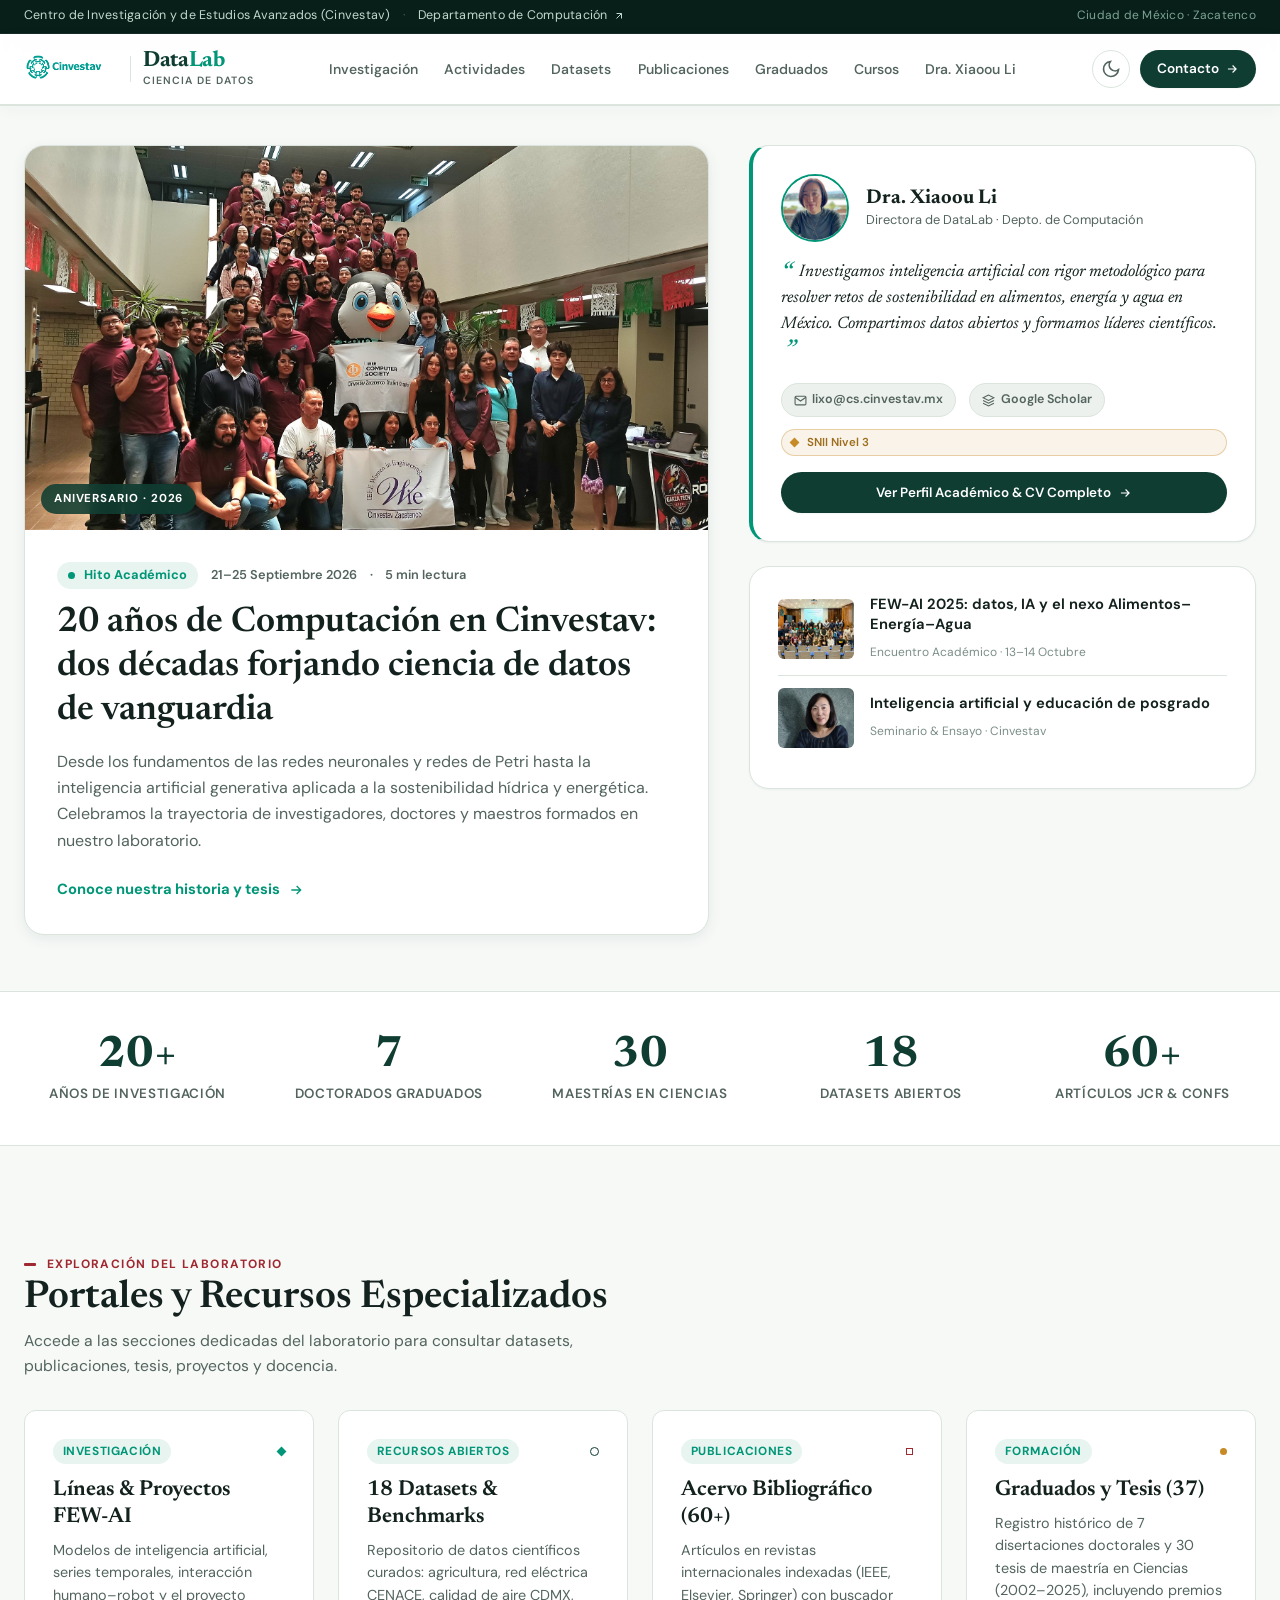
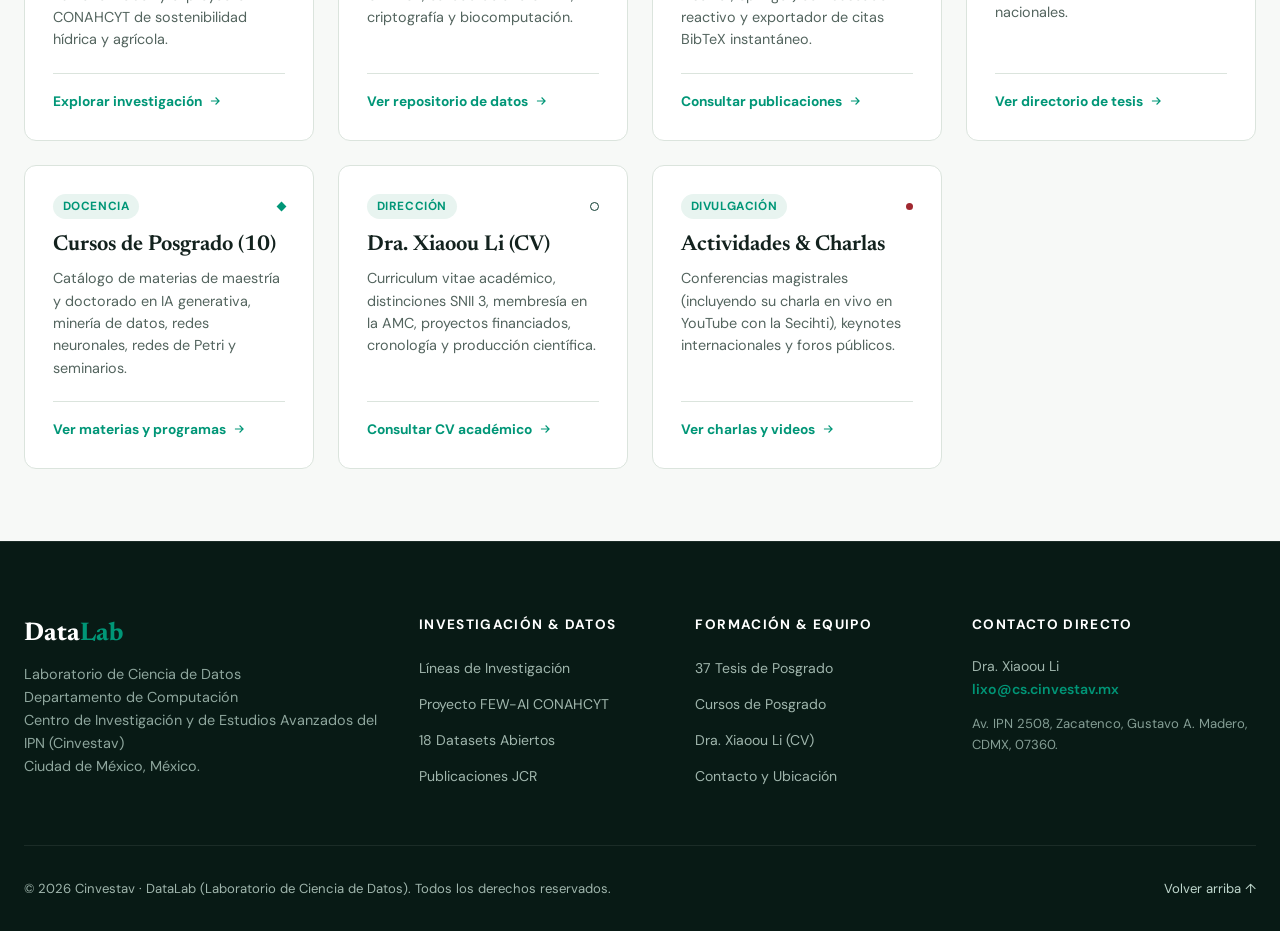
<file: index.html>
<!DOCTYPE html>
<html lang="es" data-theme="light">
<head>
  <meta charset="UTF-8">
  <meta name="viewport" content="width=device-width, initial-scale=1.0">
  <title>DataLab · Laboratorio de Ciencia de Datos | Cinvestav</title>
  <meta name="description" content="Laboratorio de Ciencia de Datos del Departamento de Computación, Cinvestav. Investigación de frontera en IA, datasets abiertos, FEW-AI y formación científica de posgrado.">
  <meta name="theme-color" content="#0f3d32">

  <!-- Open Graph / Meta Social -->
  <meta property="og:type" content="website">
  <meta property="og:title" content="DataLab · Laboratorio de Ciencia de Datos | Cinvestav">
  <meta property="og:description" content="Investigamos inteligencia artificial y sistemas sostenibles. Descubre nuestros datasets abiertos, publicaciones y proyectos.">
  <meta property="og:image" content="./assets/images/few-ai-2025-community.jpeg">

  <link rel="icon" type="image/png" href="./cinvestav-logo.png">

  <!-- Tipografía Editorial -->
  <link rel="preconnect" href="https://fonts.googleapis.com">
  <link rel="preconnect" href="https://fonts.gstatic.com" crossorigin>
  <link href="https://fonts.googleapis.com/css2?family=DM+Sans:ital,opsz,wght@0,9..40,400;0,9..40,550;0,9..40,650;0,9..40,700;1,9..40,400&family=Newsreader:ital,opsz,wght@0,6..72,400;0,6..72,600;0,6..72,700;1,6..72,400;1,6..72,600&display=swap" rel="stylesheet">

  <!-- Estilos Centrales -->
  <link rel="stylesheet" href="./assets/css/style.css">
  <script src="./assets/js/app.js" defer></script>
</head>
<body>

  <!-- 1. Barra Institucional Superior -->
  <div class="institution-bar">
    <div class="container">
      <div style="display:flex; align-items:center; gap:1.2rem;">
        <a href="https://www.cinvestav.mx/" target="_blank" rel="noopener noreferrer">
          Centro de Investigación y de Estudios Avanzados (Cinvestav)
        </a>
        <span style="opacity:0.4;">·</span>
        <a href="https://wwwcs.cs.cinvestav.mx/" target="_blank" rel="noopener noreferrer">
          Departamento de Computación
          <svg width="12" height="12" viewBox="0 0 24 24" fill="none" stroke="currentColor" stroke-width="2"><path d="M7 17 17 7M7 7h10v10"/></svg>
        </a>
      </div>
      <div>
        <span style="color:#7ca394; font-size:0.75rem;">Ciudad de México · Zacatenco</span>
      </div>
    </div>
  </div>

  <!-- 2. Navegación Principal -->
  <header class="site-header">
    <div class="container">
      <nav class="site-nav" aria-label="Navegación principal">
        <a href="index.html" class="brand-wrapper" aria-label="DataLab Cinvestav Inicio">
          <img src="./cinvestav-logo.png" alt="Logo de Cinvestav" class="brand-logo-img" width="96" height="34">
          <span class="brand-divider" aria-hidden="true"></span>
          <div class="brand-identity">
            <span class="brand-title">Data<span class="accent">Lab</span></span>
            <span class="brand-subtitle">Ciencia de Datos</span>
          </div>
        </a>

        <ul class="nav-menu" id="nav-menu">
          <li class="nav-item-mobile-only"><a href="index.html" class="nav-link active" aria-current="page">Inicio</a></li>
          <li><a href="investigacion.html" class="nav-link">Investigación</a></li>
          <li><a href="actividades.html" class="nav-link">Actividades</a></li>
          <li><a href="datasets.html" class="nav-link">Datasets</a></li>
          <li><a href="publicaciones.html" class="nav-link">Publicaciones</a></li>
          <li><a href="graduados.html" class="nav-link">Graduados</a></li>
          <li><a href="cursos.html" class="nav-link">Cursos</a></li>
          <li><a href="dra-xiaoou-li.html" class="nav-link">Dra. Xiaoou Li</a></li>
          <li class="nav-item-mobile-only"><a href="contacto.html" class="nav-link">Contacto</a></li>
        </ul>

        <div class="nav-actions">
          <button type="button" class="btn-theme-toggle" id="theme-toggle-btn" aria-label="Cambiar tema de color">
            <!-- Icono inyectado por app.js -->
          </button>

          <a href="contacto.html" class="btn-cta-contact">
            Contacto
            <svg width="14" height="14" viewBox="0 0 24 24" fill="none" stroke="currentColor" stroke-width="2"><path d="M5 12h14m-6-6 6 6-6 6"/></svg>
          </a>

          <button type="button" class="mobile-menu-btn" id="mobile-menu-btn" aria-label="Abrir menú" aria-expanded="false">
            <svg width="20" height="20" viewBox="0 0 24 24" fill="none" stroke="currentColor" stroke-width="2"><line x1="3" y1="12" x2="21" y2="12"/><line x1="3" y1="6" x2="21" y2="6"/><line x1="3" y1="18" x2="21" y2="18"/></svg>
          </button>
        </div>
      </nav>
    </div>
  </header>

  <main id="main-content">
    
    <!-- 3. Hero Editorial (Gates Notes + Sean Carroll style) -->
    <section class="hero-editorial">
      <div class="container">
        <div class="hero-grid">
          
          <!-- Noticia / Hito Destacado Principal -->
          <article class="featured-card">
            <div class="featured-media">
              <img src="./assets/images/events/computacion-20-aniversario-2026.jpg" alt="Conmemoración 20 años de Computación Cinvestav" width="800" height="450" loading="eager">
              <span class="media-badge">Aniversario · 2026</span>
            </div>
            <div class="featured-content">
              <div class="story-meta">
                <span class="story-pill">
                  <span class="shape shape-dot" style="margin-right:0.35rem;"></span>
                  Hito Académico
                </span>
                <span>21–25 Septiembre 2026</span>
                <span>·</span>
                <span>5 min lectura</span>
              </div>
              <h1 class="featured-title">20 años de Computación en Cinvestav: dos décadas forjando ciencia de datos de vanguardia</h1>
              <p class="featured-summary">
                Desde los fundamentos de las redes neuronales y redes de Petri hasta la inteligencia artificial generativa aplicada a la sostenibilidad hídrica y energética. Celebramos la trayectoria de investigadores, doctores y maestros formados en nuestro laboratorio.
              </p>
              <div class="featured-footer">
                <a href="graduados.html" class="link-read-more">
                  Conoce nuestra historia y tesis
                  <svg width="16" height="16" viewBox="0 0 24 24" fill="none" stroke="currentColor" stroke-width="2"><path d="M5 12h14m-6-6 6 6-6 6"/></svg>
                </a>
              </div>
            </div>
          </article>

          <!-- Columna Lateral: Perfil de Dirección y Ensayos -->
          <aside class="hero-aside">
            <div class="aside-card director-card">
              <div class="director-header">
                <img src="./assets/images/xiaoou-li-profile.jpg" alt="Dra. Xiaoou Li" class="director-avatar" width="68" height="68">
                <div>
                  <h2 class="director-name">Dra. Xiaoou Li</h2>
                  <p class="director-role">Directora de DataLab · Depto. de Computación</p>
                </div>
              </div>
              <blockquote class="director-quote">
                Investigamos inteligencia artificial con rigor metodológico para resolver retos de sostenibilidad en alimentos, energía y agua en México. Compartimos datos abiertos y formamos líderes científicos.
              </blockquote>
              <div class="director-links">
                <a href="mailto:lixo@cs.cinvestav.mx" class="badge-link">
                  <svg width="13" height="13" viewBox="0 0 24 24" fill="none" stroke="currentColor" stroke-width="2"><path d="M4 4h16c1.1 0 2 .9 2 2v12c0 1.1-.9 2-2 2H4c-1.1 0-2-.9-2-2V6c0-1.1.9-2 2-2z"/><polyline points="22,6 12,13 2,6"/></svg>
                  lixo@cs.cinvestav.mx
                </a>
                <a href="https://scholar.google.com/citations?user=R9Td938AAAAJ" target="_blank" rel="noopener noreferrer" class="badge-link">
                  <svg width="13" height="13" viewBox="0 0 24 24" fill="none" stroke="currentColor" stroke-width="2"><path d="M12 2L2 7l10 5 10-5-10-5zM2 17l10 5 10-5M2 12l10 5 10-5"/></svg>
                  Google Scholar
                </a>
                <span class="honor-badge gold" style="font-size:0.72rem; padding:0.2rem 0.6rem;">
                  <span class="shape shape-diamond" style="background-color:var(--color-gold);"></span>
                  SNII Nivel 3
                </span>
              </div>
              <div style="margin-top: 1rem;">
                <a href="dra-xiaoou-li.html" class="btn-cta-contact" style="width: 100%; justify-content: center; font-size: 0.84rem; padding: 0.6rem 1rem;">
                  Ver Perfil Académico & CV Completo
                  <svg width="14" height="14" viewBox="0 0 24 24" fill="none" stroke="currentColor" stroke-width="2"><path d="M5 12h14m-6-6 6 6-6 6"/></svg>
                </a>
              </div>
            </div>

            <!-- Historias Secundarias -->
            <div class="aside-card">
              <div class="sub-story-item">
                <img src="./assets/images/few-ai-2025-community.jpeg" alt="Comunidad FEW-AI" class="sub-story-thumb" width="76" height="60" loading="lazy">
                <div class="sub-story-info">
                  <h4><a href="investigacion.html#few-ai">FEW-AI 2025: datos, IA y el nexo Alimentos–Energía–Agua</a></h4>
                  <span class="meta">Encuentro Académico · 13–14 Octubre</span>
                </div>
              </div>
              <div class="sub-story-item">
                <img src="./assets/images/xiaoou-li.jpg" alt="Seminario de IA y Educación" class="sub-story-thumb" width="76" height="60" loading="lazy">
                <div class="sub-story-info">
                  <h4><a href="investigacion.html#educacion">Inteligencia artificial y educación de posgrado</a></h4>
                  <span class="meta">Seminario & Ensayo · Cinvestav</span>
                </div>
              </div>
            </div>

          </aside>

        </div>
      </div>
    </section>

    <!-- 4. Franja de Métricas / Impacto (Límite visual del Index) -->
    <div class="impact-strip">
      <div class="container">
        <div class="stats-grid">
          <div class="stat-item">
            <div class="stat-number">20+</div>
            <div class="stat-label">Años de Investigación</div>
          </div>
          <div class="stat-item">
            <div class="stat-number">7</div>
            <div class="stat-label">Doctorados Graduados</div>
          </div>
          <div class="stat-item">
            <div class="stat-number">30</div>
            <div class="stat-label">Maestrías en Ciencias</div>
          </div>
          <div class="stat-item">
            <div class="stat-number">18</div>
            <div class="stat-label">Datasets Abiertos</div>
          </div>
          <div class="stat-item">
            <div class="stat-number">60+</div>
            <div class="stat-label">Artículos JCR & Confs</div>
          </div>
        </div>
      </div>
    </div>

    <!-- 5. Hub de Exploración a Páginas Segmentadas -->
    <section class="portal-hub-section">
      <div class="container">
        <div class="section-header" style="margin-bottom:2rem;">
          <div>
            <span class="section-eyebrow">
              <span class="shape shape-bar" style="margin-right:0.4rem; background-color:var(--color-brand-crimson);"></span>
              Exploración del Laboratorio
            </span>
            <h2 class="section-title">Portales y Recursos Especializados</h2>
            <p class="section-desc">Accede a las secciones dedicadas del laboratorio para consultar datasets, publicaciones, tesis, proyectos y docencia.</p>
          </div>
        </div>

        <div class="hub-grid">
          
          <article class="hub-card">
            <div class="hub-card-header">
              <span class="dataset-category-pill">Investigación</span>
              <span class="shape shape-diamond" style="color:var(--color-brand-accent);"></span>
            </div>
            <h3 class="hub-card-title">Líneas & Proyectos FEW-AI</h3>
            <p class="hub-card-desc">
              Modelos de inteligencia artificial, series temporales, interacción humano–robot y el proyecto CONAHCYT de sostenibilidad hídrica y agrícola.
            </p>
            <div class="hub-card-footer">
              <a href="investigacion.html" class="hub-link-cta">
                Explorar investigación
                <svg width="14" height="14" viewBox="0 0 24 24" fill="none" stroke="currentColor" stroke-width="2"><path d="M5 12h14m-6-6 6 6-6 6"/></svg>
              </a>
            </div>
          </article>

          <article class="hub-card">
            <div class="hub-card-header">
              <span class="dataset-category-pill">Recursos Abiertos</span>
              <span class="shape shape-ring" style="color:var(--color-brand-primary);"></span>
            </div>
            <h3 class="hub-card-title">18 Datasets & Benchmarks</h3>
            <p class="hub-card-desc">
              Repositorio de datos científicos curados: agricultura, red eléctrica CENACE, calidad de aire CDMX, criptografía y biocomputación.
            </p>
            <div class="hub-card-footer">
              <a href="datasets.html" class="hub-link-cta">
                Ver repositorio de datos
                <svg width="14" height="14" viewBox="0 0 24 24" fill="none" stroke="currentColor" stroke-width="2"><path d="M5 12h14m-6-6 6 6-6 6"/></svg>
              </a>
            </div>
          </article>

          <article class="hub-card">
            <div class="hub-card-header">
              <span class="dataset-category-pill">Publicaciones</span>
              <span class="shape shape-square" style="color:var(--color-brand-crimson);"></span>
            </div>
            <h3 class="hub-card-title">Acervo Bibliográfico (60+)</h3>
            <p class="hub-card-desc">
              Artículos en revistas internacionales indexadas (IEEE, Elsevier, Springer) con buscador reactivo y exportador de citas BibTeX instantáneo.
            </p>
            <div class="hub-card-footer">
              <a href="publicaciones.html" class="hub-link-cta">
                Consultar publicaciones
                <svg width="14" height="14" viewBox="0 0 24 24" fill="none" stroke="currentColor" stroke-width="2"><path d="M5 12h14m-6-6 6 6-6 6"/></svg>
              </a>
            </div>
          </article>

          <article class="hub-card">
            <div class="hub-card-header">
              <span class="dataset-category-pill">Formación</span>
              <span class="shape shape-dot" style="color:var(--color-gold);"></span>
            </div>
            <h3 class="hub-card-title">Graduados y Tesis (37)</h3>
            <p class="hub-card-desc">
              Registro histórico de 7 disertaciones doctorales y 30 tesis de maestría en Ciencias (2002–2025), incluyendo premios nacionales.
            </p>
            <div class="hub-card-footer">
              <a href="graduados.html" class="hub-link-cta">
                Ver directorio de tesis
                <svg width="14" height="14" viewBox="0 0 24 24" fill="none" stroke="currentColor" stroke-width="2"><path d="M5 12h14m-6-6 6 6-6 6"/></svg>
              </a>
            </div>
          </article>

          <article class="hub-card">
            <div class="hub-card-header">
              <span class="dataset-category-pill">Docencia</span>
              <span class="shape shape-diamond" style="color:var(--color-brand-accent);"></span>
            </div>
            <h3 class="hub-card-title">Cursos de Posgrado (10)</h3>
            <p class="hub-card-desc">
              Catálogo de materias de maestría y doctorado en IA generativa, minería de datos, redes neuronales, redes de Petri y seminarios.
            </p>
            <div class="hub-card-footer">
              <a href="cursos.html" class="hub-link-cta">
                Ver materias y programas
                <svg width="14" height="14" viewBox="0 0 24 24" fill="none" stroke="currentColor" stroke-width="2"><path d="M5 12h14m-6-6 6 6-6 6"/></svg>
              </a>
            </div>
          </article>

          <article class="hub-card">
            <div class="hub-card-header">
              <span class="dataset-category-pill">Dirección</span>
              <span class="shape shape-ring" style="color:var(--color-brand-primary);"></span>
            </div>
            <h3 class="hub-card-title">Dra. Xiaoou Li (CV)</h3>
            <p class="hub-card-desc">
              Curriculum vitae académico, distinciones SNII 3, membresía en la AMC, proyectos financiados, cronología y producción científica.
            </p>
            <div class="hub-card-footer">
              <a href="dra-xiaoou-li.html" class="hub-link-cta">
                Consultar CV académico
                <svg width="14" height="14" viewBox="0 0 24 24" fill="none" stroke="currentColor" stroke-width="2"><path d="M5 12h14m-6-6 6 6-6 6"/></svg>
              </a>
            </div>
          </article>

          <article class="hub-card">
            <div class="hub-card-header">
              <span class="dataset-category-pill">Divulgación</span>
              <span class="shape shape-dot" style="color:var(--color-brand-crimson);"></span>
            </div>
            <h3 class="hub-card-title">Actividades & Charlas</h3>
            <p class="hub-card-desc">
              Conferencias magistrales (incluyendo su charla en vivo en YouTube con la Secihti), keynotes internacionales y foros públicos.
            </p>
            <div class="hub-card-footer">
              <a href="actividades.html" class="hub-link-cta">
                Ver charlas y videos
                <svg width="14" height="14" viewBox="0 0 24 24" fill="none" stroke="currentColor" stroke-width="2"><path d="M5 12h14m-6-6 6 6-6 6"/></svg>
              </a>
            </div>
          </article>

        </div>
      </div>
    </section>

  </main>

  <!-- 6. Pie de Página Institucional -->
  <footer class="site-footer">
    <div class="container">
      <div class="footer-grid">
        
        <div class="footer-brand">
          <h3>Data<span style="color:var(--color-brand-accent);">Lab</span></h3>
          <p>
            Laboratorio de Ciencia de Datos<br>
            Departamento de Computación<br>
            Centro de Investigación y de Estudios Avanzados del IPN (Cinvestav)<br>
            Ciudad de México, México.
          </p>
        </div>

        <div class="footer-col">
          <h4>Investigación & Datos</h4>
          <ul class="footer-links-list">
            <li><a href="investigacion.html">Líneas de Investigación</a></li>
            <li><a href="investigacion.html#few-ai">Proyecto FEW-AI CONAHCYT</a></li>
            <li><a href="datasets.html">18 Datasets Abiertos</a></li>
            <li><a href="publicaciones.html">Publicaciones JCR</a></li>
          </ul>
        </div>

        <div class="footer-col">
          <h4>Formación & Equipo</h4>
          <ul class="footer-links-list">
            <li><a href="graduados.html">37 Tesis de Posgrado</a></li>
            <li><a href="cursos.html">Cursos de Posgrado</a></li>
            <li><a href="dra-xiaoou-li.html">Dra. Xiaoou Li (CV)</a></li>
            <li><a href="contacto.html">Contacto y Ubicación</a></li>
          </ul>
        </div>

        <div class="footer-col">
          <h4>Contacto Directo</h4>
          <p style="font-size:0.88rem; line-height:1.6; margin-bottom:0.8rem;">
            Dra. Xiaoou Li<br>
            <a href="mailto:lixo@cs.cinvestav.mx" style="color:var(--color-brand-accent); font-weight:600;">lixo@cs.cinvestav.mx</a>
          </p>
          <p style="font-size:0.82rem; color:#859e95;">
            Av. IPN 2508, Zacatenco, Gustavo A. Madero, CDMX, 07360.
          </p>
        </div>

      </div>

      <div class="footer-bottom">
        <div>
          © 2026 Cinvestav · DataLab (Laboratorio de Ciencia de Datos). Todos los derechos reservados.
        </div>
        <div>
          <a href="#">Volver arriba ↑</a>
        </div>
      </div>
    </div>
  </footer>

</body>
</html>
</file>
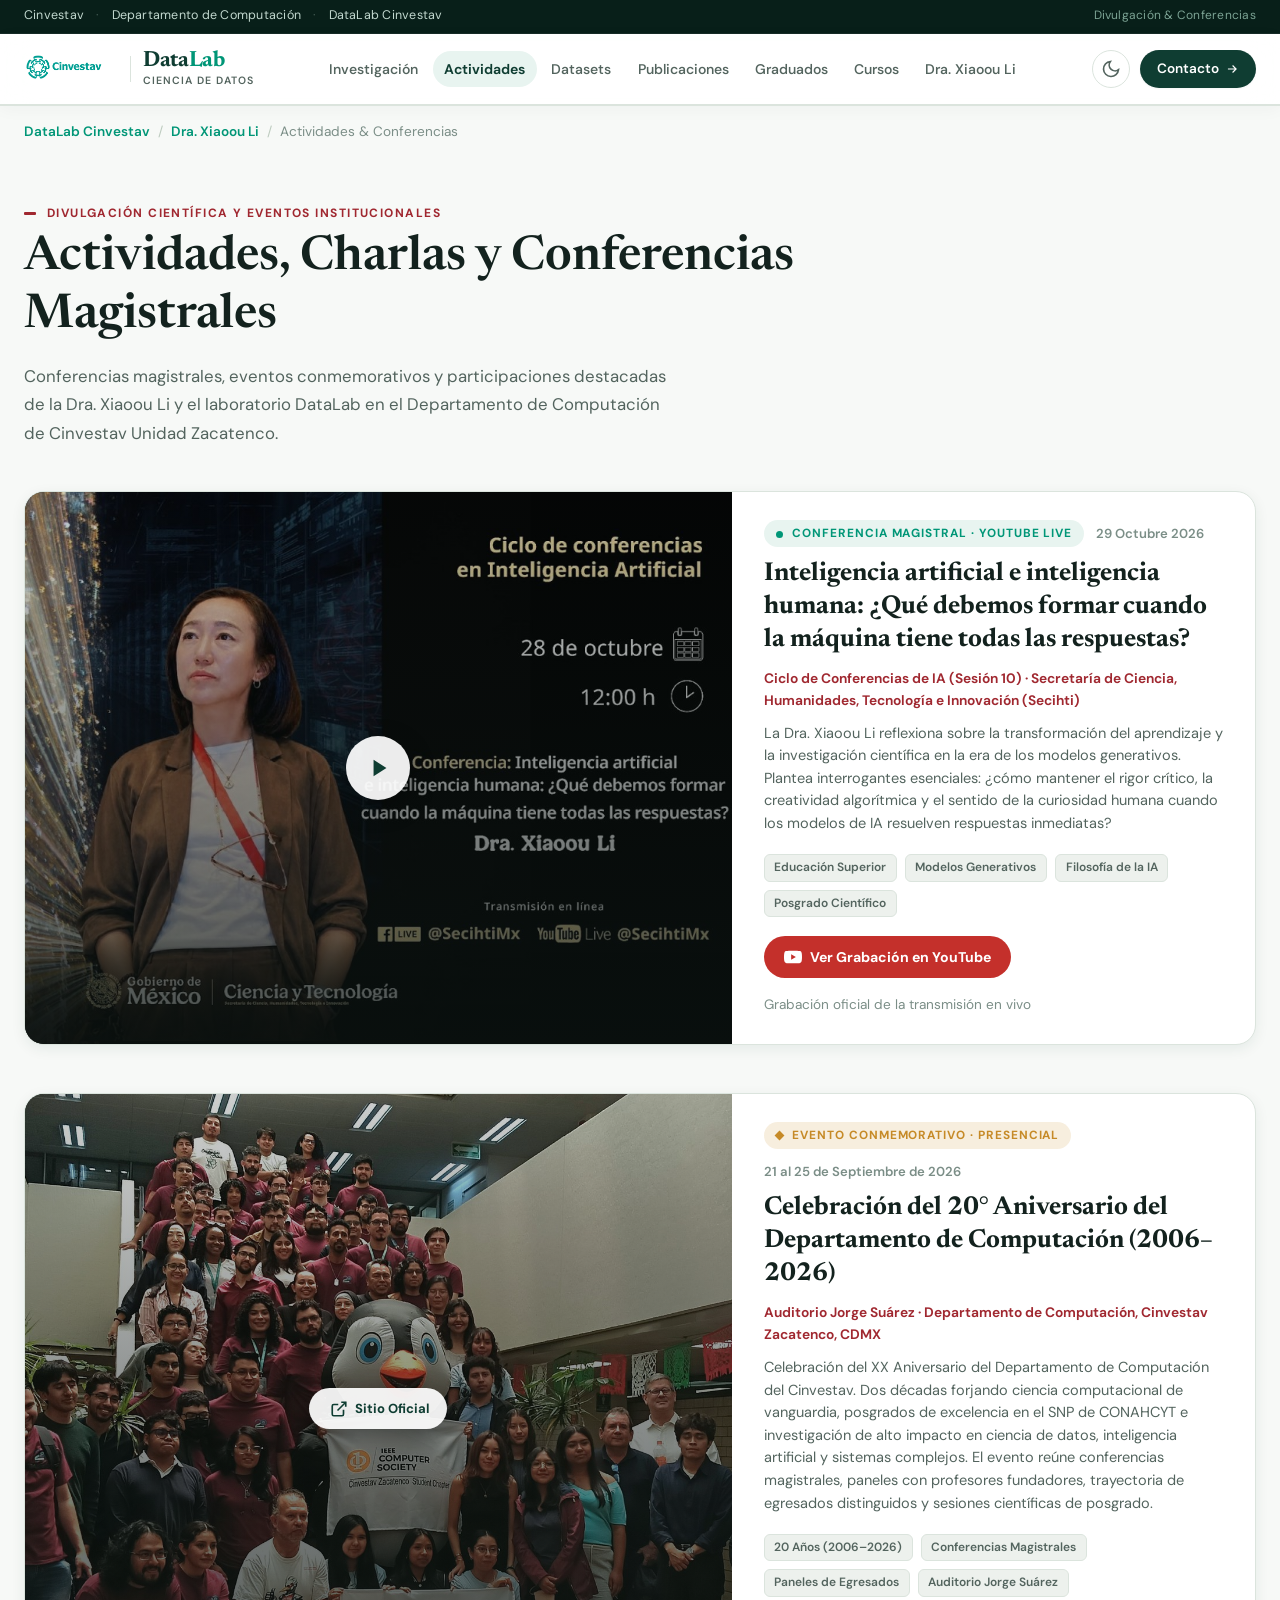
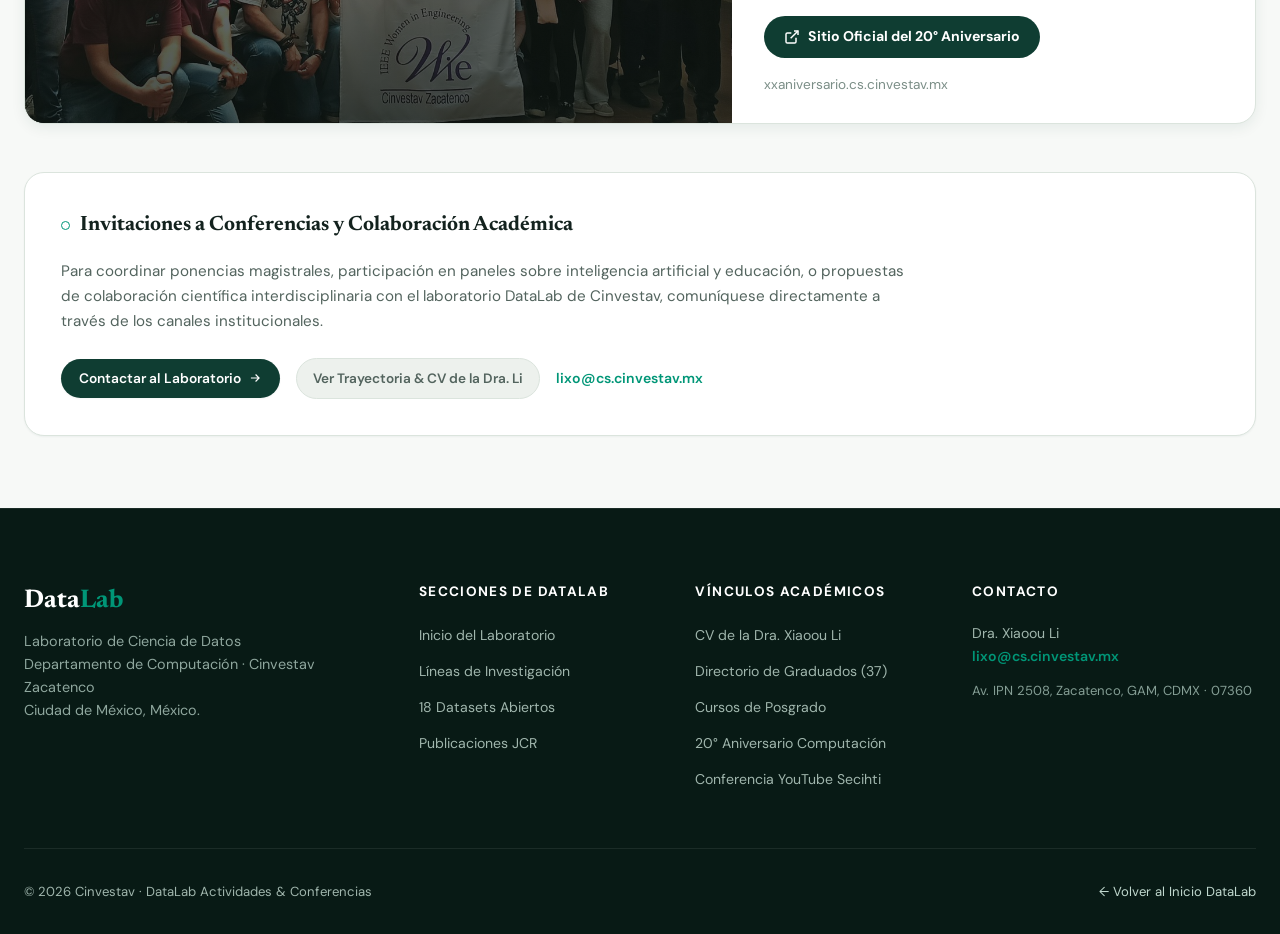
<file: actividades.html>
<!DOCTYPE html>
<html lang="es" data-theme="light">
<head>
  <meta charset="UTF-8">
  <meta name="viewport" content="width=device-width, initial-scale=1.0">
  <title>Actividades & Conferencias · Dra. Xiaoou Li | DataLab Cinvestav</title>
  <meta name="description" content="Conferencias magistrales, eventos conmemorativos y ponencias de la Dra. Xiaoou Li, Directora de DataLab Cinvestav.">
  <meta name="theme-color" content="#0f3d32">

  <link rel="icon" type="image/png" href="./cinvestav-logo.png">

  <!-- Tipografía Editorial (DM Sans + Newsreader) -->
  <link rel="preconnect" href="https://fonts.googleapis.com">
  <link rel="preconnect" href="https://fonts.gstatic.com" crossorigin>
  <link href="https://fonts.googleapis.com/css2?family=DM+Sans:ital,opsz,wght@0,9..40,400;0,9..40,550;0,9..40,650;0,9..40,700;1,9..40,400&family=Newsreader:ital,opsz,wght@0,6..72,400;0,6..72,600;0,6..72,700;1,6..72,400;1,6..72,600&display=swap" rel="stylesheet">

  <link rel="stylesheet" href="./assets/css/style.css">
  <script src="./assets/js/app.js" defer></script>
</head>
<body>

  <!-- Barra Institucional -->
  <div class="institution-bar">
    <div class="container">
      <div style="display:flex; align-items:center; gap:1.2rem;">
        <a href="https://www.cinvestav.mx/" target="_blank" rel="noopener noreferrer">Cinvestav</a>
        <span style="opacity:0.4;">·</span>
        <a href="https://wwwcs.cs.cinvestav.mx/" target="_blank" rel="noopener noreferrer">Departamento de Computación</a>
        <span style="opacity:0.4;">·</span>
        <a href="index.html">DataLab Cinvestav</a>
      </div>
      <div>
        <span style="color:#7ca394; font-size:0.75rem;">Divulgación & Conferencias</span>
      </div>
    </div>
  </div>

  <!-- Header -->
  <header class="site-header">
    <div class="container">
      <nav class="site-nav" aria-label="Navegación principal">
        <a href="index.html" class="brand-wrapper" aria-label="DataLab Cinvestav Inicio">
          <img src="./cinvestav-logo.png" alt="Logo de Cinvestav" class="brand-logo-img" width="96" height="34">
          <span class="brand-divider" aria-hidden="true"></span>
          <div class="brand-identity">
            <span class="brand-title">Data<span class="accent">Lab</span></span>
            <span class="brand-subtitle">Ciencia de Datos</span>
          </div>
        </a>

        <ul class="nav-menu" id="nav-menu">
          <li class="nav-item-mobile-only"><a href="index.html" class="nav-link">Inicio</a></li>
          <li><a href="investigacion.html" class="nav-link">Investigación</a></li>
          <li><a href="actividades.html" class="nav-link active" aria-current="page">Actividades</a></li>
          <li><a href="datasets.html" class="nav-link">Datasets</a></li>
          <li><a href="publicaciones.html" class="nav-link">Publicaciones</a></li>
          <li><a href="graduados.html" class="nav-link">Graduados</a></li>
          <li><a href="cursos.html" class="nav-link">Cursos</a></li>
          <li><a href="dra-xiaoou-li.html" class="nav-link">Dra. Xiaoou Li</a></li>
          <li class="nav-item-mobile-only"><a href="contacto.html" class="nav-link">Contacto</a></li>
        </ul>

        <div class="nav-actions">
          <button type="button" class="btn-theme-toggle" id="theme-toggle-btn" aria-label="Cambiar tema">
            <!-- Inyectado por JS -->
          </button>
          <a href="contacto.html" class="btn-cta-contact">
            Contacto
            <svg width="14" height="14" viewBox="0 0 24 24" fill="none" stroke="currentColor" stroke-width="2"><path d="M5 12h14m-6-6 6 6-6 6"/></svg>
          </a>
          <button type="button" class="mobile-menu-btn" id="mobile-menu-btn" aria-label="Abrir menú" aria-expanded="false">
            <svg width="20" height="20" viewBox="0 0 24 24" fill="none" stroke="currentColor" stroke-width="2"><line x1="3" y1="12" x2="21" y2="12"/><line x1="3" y1="6" x2="21" y2="6"/><line x1="3" y1="18" x2="21" y2="18"/></svg>
          </button>
        </div>
      </nav>
    </div>
  </header>

  <main>
    <div class="container">
      <nav class="breadcrumb-bar" aria-label="Ruta de navegación">
        <a href="index.html">DataLab Cinvestav</a>
        <span class="breadcrumb-separator">/</span>
        <a href="dra-xiaoou-li.html">Dra. Xiaoou Li</a>
        <span class="breadcrumb-separator">/</span>
        <span>Actividades & Conferencias</span>
      </nav>
    </div>

    <section class="container" style="padding: 2.5rem 0 4.5rem;">
      <div style="max-width:860px; margin-bottom:2.75rem;">
        <span class="section-eyebrow">
          <span class="shape shape-bar" style="margin-right:0.4rem; background-color:var(--color-brand-crimson);"></span>
          Divulgación Científica y Eventos Institucionales
        </span>
        <h1 class="section-title" style="font-size:clamp(2.2rem, 3.8vw, 3rem); margin:0.4rem 0 1rem;">
          Actividades, Charlas y Conferencias Magistrales
        </h1>
        <p class="section-desc" style="font-size:1.05rem; line-height:1.7;">
          Conferencias magistrales, eventos conmemorativos y participaciones destacadas de la Dra. Xiaoou Li y el laboratorio DataLab en el Departamento de Computación de Cinvestav Unidad Zacatenco.
        </p>
      </div>

      <!-- Spotlight 1: Conferencia Magistral en YouTube (Estilo Gates Notes) -->
      <article class="activity-spotlight">
        <div class="activity-media-box">
          <img src="./assets/images/talk-ia-humana-2026.jpg" alt="Conferencia Magistral IA e Inteligencia Humana" class="img-focus-right" width="800" height="450" loading="eager">
          <a href="https://www.youtube.com/live/zPbdTXAXt4M" target="_blank" rel="noopener noreferrer" class="activity-play-overlay" aria-label="Reproducir conferencia magistral en YouTube">
            <div class="btn-play-video">
              <svg width="22" height="22" viewBox="0 0 24 24" fill="currentColor"><polygon points="5 3 19 12 5 21 5 3"/></svg>
            </div>
          </a>
        </div>

        <div class="activity-spotlight-content">
          <div class="activity-badge-row">
            <span class="activity-type-pill">
              <span class="shape shape-dot" style="margin-right:0.35rem;"></span>
              Conferencia Magistral · YouTube Live
            </span>
            <span class="activity-date">29 Octubre 2026</span>
          </div>

          <h2 class="activity-spotlight-title">
            Inteligencia artificial e inteligencia humana: ¿Qué debemos formar cuando la máquina tiene todas las respuestas?
          </h2>

          <p class="activity-organizer">
            Ciclo de Conferencias de IA (Sesión 10) · Secretaría de Ciencia, Humanidades, Tecnología e Innovación (Secihti)
          </p>

          <p class="activity-summary-text">
            La Dra. Xiaoou Li reflexiona sobre la transformación del aprendizaje y la investigación científica en la era de los modelos generativos. Plantea interrogantes esenciales: ¿cómo mantener el rigor crítico, la creatividad algorítmica y el sentido de la curiosidad humana cuando los modelos de IA resuelven respuestas inmediatas?
          </p>

          <div class="activity-topics-list">
            <span class="activity-topic-tag">Educación Superior</span>
            <span class="activity-topic-tag">Modelos Generativos</span>
            <span class="activity-topic-tag">Filosofía de la IA</span>
            <span class="activity-topic-tag">Posgrado Científico</span>
          </div>

          <div class="activity-cta-row">
            <a href="https://www.youtube.com/live/zPbdTXAXt4M" target="_blank" rel="noopener noreferrer" class="btn-watch-youtube">
              <svg width="18" height="18" viewBox="0 0 24 24" fill="currentColor"><path d="M23.498 6.186a3.016 3.016 0 0 0-2.122-2.136C19.505 3.545 12 3.545 12 3.545s-7.505 0-9.377.505A3.017 3.017 0 0 0 .502 6.186C0 8.07 0 12 0 12s0 3.93.502 5.814a3.016 3.016 0 0 0 2.122 2.136c1.871.505 9.376.505 9.376.505s7.505 0 9.377-.505a3.015 3.015 0 0 0 2.122-2.136C24 15.93 24 12 24 12s0-3.93-.502-5.814zM9.545 15.568V8.432L15.818 12l-6.273 3.568z"/></svg>
              Ver Grabación en YouTube
            </a>
            <span style="font-size:0.85rem; color:var(--text-faint);">
              Grabación oficial de la transmisión en vivo
            </span>
          </div>
        </div>
      </article>

      <!-- Spotlight 2: Celebración del 20° Aniversario del Departamento de Computación -->
      <article class="activity-spotlight">
        <div class="activity-media-box">
          <img src="./assets/images/events/computacion-20-aniversario-2026.jpg" alt="Celebración del 20 Aniversario del Departamento de Computación Cinvestav" width="800" height="450" loading="lazy">
          <a href="https://xxaniversario.cs.cinvestav.mx/" target="_blank" rel="noopener noreferrer" class="activity-play-overlay" aria-label="Visitar sitio oficial del 20 Aniversario">
            <div class="btn-play-video" style="border-radius:var(--radius-pill); width:auto; height:auto; padding:0.6rem 1.1rem; gap:0.45rem;">
              <svg width="18" height="18" viewBox="0 0 24 24" fill="none" stroke="currentColor" stroke-width="2.2"><path d="M18 13v6a2 2 0 0 1-2 2H5a2 2 0 0 1-2-2V8a2 2 0 0 1 2-2h6"/><polyline points="15 3 21 3 21 9"/><line x1="10" y1="14" x2="21" y2="3"/></svg>
              <span style="font-size:0.82rem; font-weight:700;">Sitio Oficial</span>
            </div>
          </a>
        </div>

        <div class="activity-spotlight-content">
          <div class="activity-badge-row">
            <span class="activity-type-pill" style="background:rgba(198, 138, 39, 0.15); color:var(--color-gold);">
              <span class="shape shape-diamond" style="margin-right:0.35rem; background-color:var(--color-gold);"></span>
              Evento Conmemorativo · Presencial
            </span>
            <span class="activity-date">21 al 25 de Septiembre de 2026</span>
          </div>

          <h2 class="activity-spotlight-title">
            Celebración del 20° Aniversario del Departamento de Computación (2006–2026)
          </h2>

          <p class="activity-organizer">
            Auditorio Jorge Suárez · Departamento de Computación, Cinvestav Zacatenco, CDMX
          </p>

          <p class="activity-summary-text">
            Celebración del XX Aniversario del Departamento de Computación del Cinvestav. Dos décadas forjando ciencia computacional de vanguardia, posgrados de excelencia en el SNP de CONAHCYT e investigación de alto impacto en ciencia de datos, inteligencia artificial y sistemas complejos. El evento reúne conferencias magistrales, paneles con profesores fundadores, trayectoria de egresados distinguidos y sesiones científicas de posgrado.
          </p>

          <div class="activity-topics-list">
            <span class="activity-topic-tag">20 Años (2006–2026)</span>
            <span class="activity-topic-tag">Conferencias Magistrales</span>
            <span class="activity-topic-tag">Paneles de Egresados</span>
            <span class="activity-topic-tag">Auditorio Jorge Suárez</span>
          </div>

          <div class="activity-cta-row">
            <a href="https://xxaniversario.cs.cinvestav.mx/" target="_blank" rel="noopener noreferrer" class="btn-event-anniversary">
              <svg width="16" height="16" viewBox="0 0 24 24" fill="none" stroke="currentColor" stroke-width="2.2"><path d="M18 13v6a2 2 0 0 1-2 2H5a2 2 0 0 1-2-2V8a2 2 0 0 1 2-2h6"/><polyline points="15 3 21 3 21 9"/><line x1="10" y1="14" x2="21" y2="3"/></svg>
              Sitio Oficial del 20° Aniversario
            </a>
            <span style="font-size:0.85rem; color:var(--text-faint);">
              xxaniversario.cs.cinvestav.mx
            </span>
          </div>
        </div>
      </article>

      <!-- Tarjeta Informativa de Vinculación y Conferencias Invitadas -->
      <div style="background:var(--bg-surface); border:1px solid var(--border-subtle); border-radius:var(--radius-lg); padding:2.25rem; display:flex; flex-direction:column; gap:1rem; box-shadow:var(--shadow-sm);">
        <div style="display:flex; align-items:center; gap:0.6rem;">
          <span class="shape shape-ring" style="color:var(--color-brand-accent);"></span>
          <h3 style="font-family:var(--font-serif); font-size:1.3rem; margin:0; color:var(--text-main);">
            Invitaciones a Conferencias y Colaboración Académica
          </h3>
        </div>
        <p style="font-size:0.95rem; color:var(--text-muted); line-height:1.65; margin:0; max-width:850px;">
          Para coordinar ponencias magistrales, participación en paneles sobre inteligencia artificial y educación, o propuestas de colaboración científica interdisciplinaria con el laboratorio DataLab de Cinvestav, comuníquese directamente a través de los canales institucionales.
        </p>
        <div style="display:flex; gap:1rem; align-items:center; flex-wrap:wrap; margin-top:0.5rem;">
          <a href="contacto.html" class="btn-cta-contact" style="font-size:0.86rem; padding:0.55rem 1.15rem;">
            Contactar al Laboratorio
            <svg width="14" height="14" viewBox="0 0 24 24" fill="none" stroke="currentColor" stroke-width="2"><path d="M5 12h14m-6-6 6 6-6 6"/></svg>
          </a>
          <a href="dra-xiaoou-li.html" class="badge-link" style="font-size:0.85rem; padding:0.55rem 1rem;">
            Ver Trayectoria & CV de la Dra. Li
          </a>
          <a href="mailto:lixo@cs.cinvestav.mx" style="font-size:0.88rem; color:var(--color-brand-accent); font-weight:600; text-decoration:none;">
            lixo@cs.cinvestav.mx
          </a>
        </div>
      </div>

    </section>

  </main>

  <!-- Footer -->
  <footer class="site-footer">
    <div class="container">
      <div class="footer-grid">
        <div class="footer-brand">
          <h3>Data<span style="color:var(--color-brand-accent);">Lab</span></h3>
          <p>
            Laboratorio de Ciencia de Datos<br>
            Departamento de Computación · Cinvestav Zacatenco<br>
            Ciudad de México, México.
          </p>
        </div>
        <div class="footer-col">
          <h4>Secciones de DataLab</h4>
          <ul class="footer-links-list">
            <li><a href="index.html">Inicio del Laboratorio</a></li>
            <li><a href="investigacion.html">Líneas de Investigación</a></li>
            <li><a href="datasets.html">18 Datasets Abiertos</a></li>
            <li><a href="publicaciones.html">Publicaciones JCR</a></li>
          </ul>
        </div>
        <div class="footer-col">
          <h4>Vínculos Académicos</h4>
          <ul class="footer-links-list">
            <li><a href="dra-xiaoou-li.html">CV de la Dra. Xiaoou Li</a></li>
            <li><a href="graduados.html">Directorio de Graduados (37)</a></li>
            <li><a href="cursos.html">Cursos de Posgrado</a></li>
            <li><a href="https://xxaniversario.cs.cinvestav.mx/" target="_blank" rel="noopener noreferrer">20° Aniversario Computación</a></li>
            <li><a href="https://www.youtube.com/live/zPbdTXAXt4M" target="_blank" rel="noopener noreferrer">Conferencia YouTube Secihti</a></li>
          </ul>
        </div>
        <div class="footer-col">
          <h4>Contacto</h4>
          <p style="font-size:0.88rem; line-height:1.6; margin-bottom:0.8rem;">
            Dra. Xiaoou Li<br>
            <a href="mailto:lixo@cs.cinvestav.mx" style="color:var(--color-brand-accent); font-weight:600;">lixo@cs.cinvestav.mx</a>
          </p>
          <p style="font-size:0.82rem; color:#859e95;">
            Av. IPN 2508, Zacatenco, GAM, CDMX · 07360
          </p>
        </div>
      </div>
      <div class="footer-bottom">
        <div>© 2026 Cinvestav · DataLab Actividades & Conferencias</div>
        <div><a href="index.html">← Volver al Inicio DataLab</a></div>
      </div>
    </div>
  </footer>

</body>
</html>
</file>
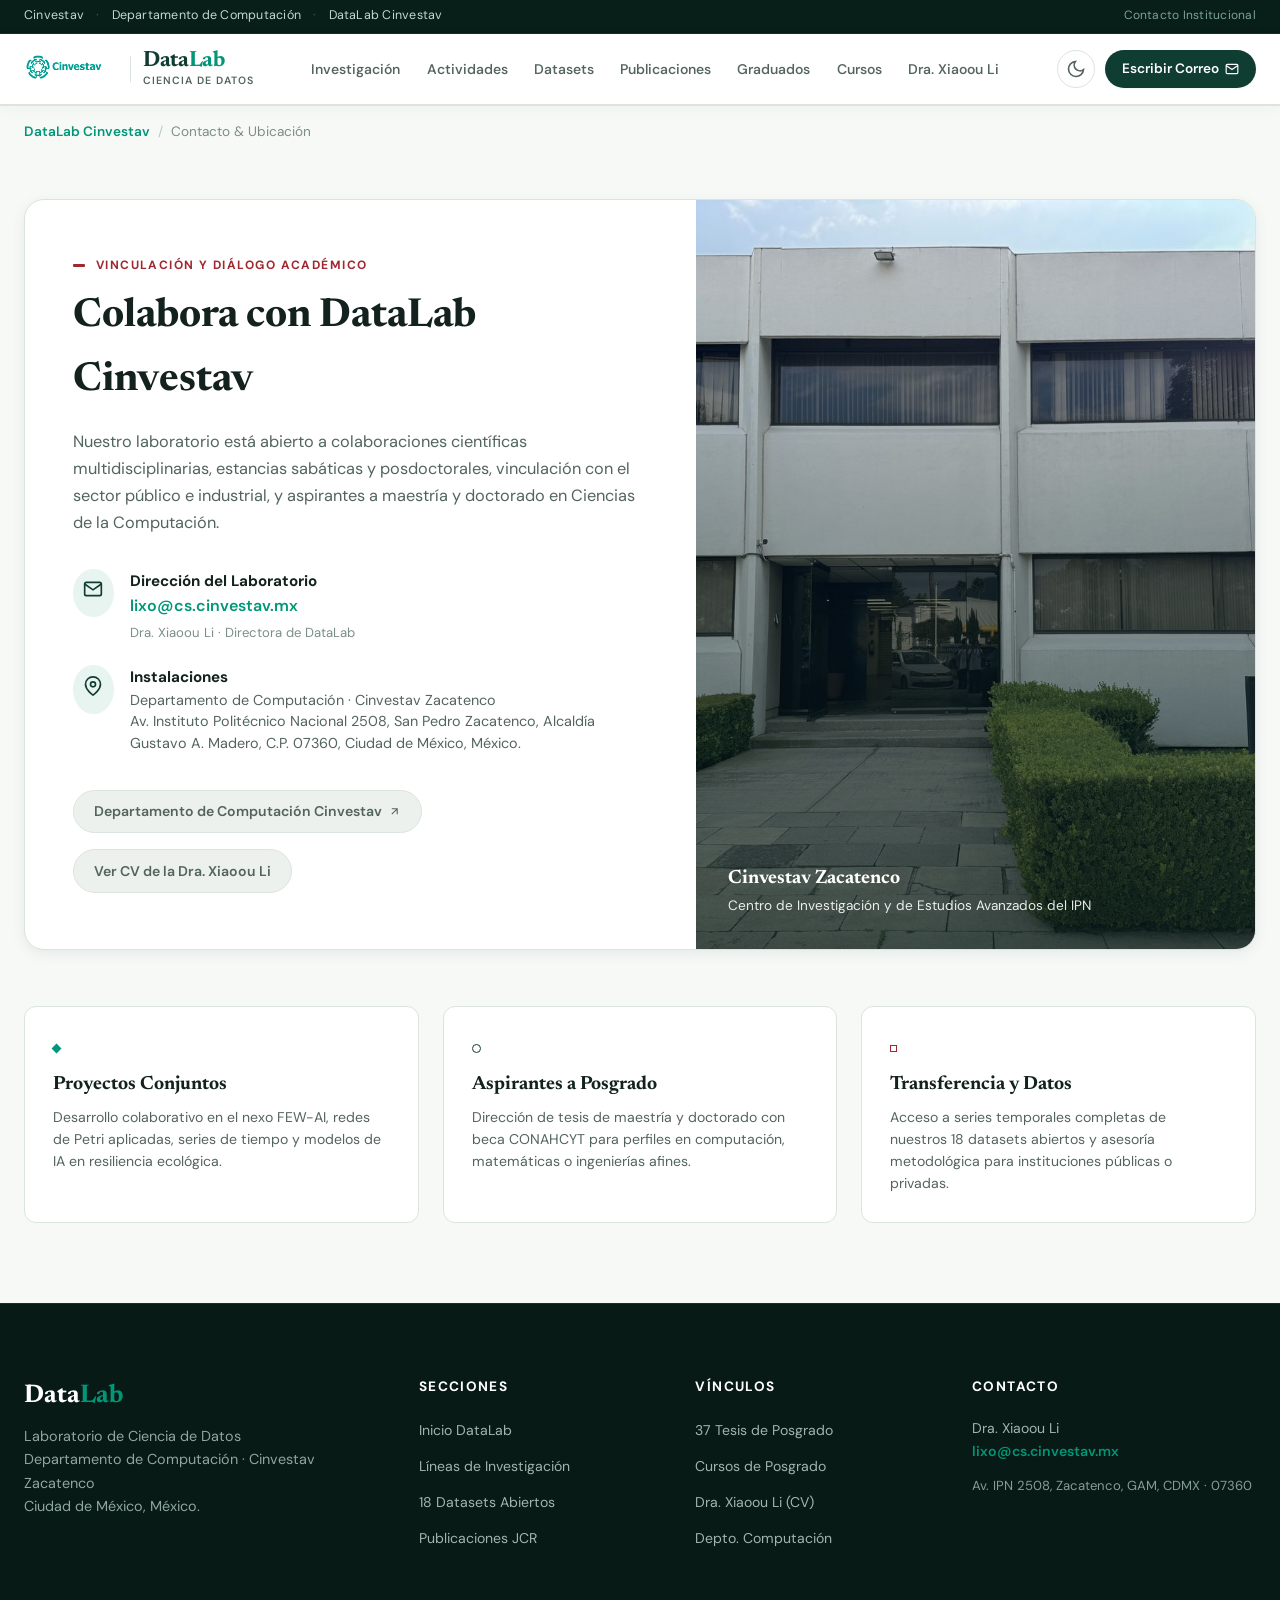
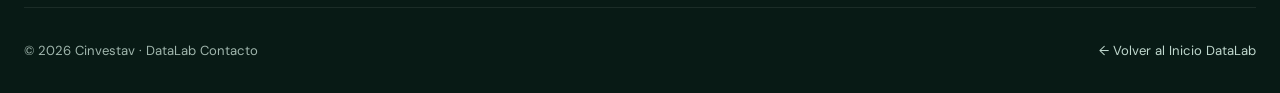
<file: contacto.html>
<!DOCTYPE html>
<html lang="es" data-theme="light">
<head>
  <meta charset="UTF-8">
  <meta name="viewport" content="width=device-width, initial-scale=1.0">
  <title>Contacto & Ubicación · DataLab Cinvestav</title>
  <meta name="description" content="Información de contacto, ubicación institucional en Cinvestav Zacatenco y oportunidades de vinculación científica e industrial con DataLab.">
  <meta name="theme-color" content="#0f3d32">

  <link rel="icon" type="image/png" href="./cinvestav-logo.png">

  <!-- Tipografía Editorial -->
  <link rel="preconnect" href="https://fonts.googleapis.com">
  <link rel="preconnect" href="https://fonts.gstatic.com" crossorigin>
  <link href="https://fonts.googleapis.com/css2?family=DM+Sans:ital,opsz,wght@0,9..40,400;0,9..40,550;0,9..40,650;0,9..40,700;1,9..40,400&family=Newsreader:ital,opsz,wght@0,6..72,400;0,6..72,600;0,6..72,700;1,6..72,400;1,6..72,600&display=swap" rel="stylesheet">

  <link rel="stylesheet" href="./assets/css/style.css">
  <script src="./assets/js/app.js" defer></script>
</head>
<body>

  <!-- Barra Institucional -->
  <div class="institution-bar">
    <div class="container">
      <div style="display:flex; align-items:center; gap:1.2rem;">
        <a href="https://www.cinvestav.mx/" target="_blank" rel="noopener noreferrer">Cinvestav</a>
        <span style="opacity:0.4;">·</span>
        <a href="https://wwwcs.cs.cinvestav.mx/" target="_blank" rel="noopener noreferrer">Departamento de Computación</a>
        <span style="opacity:0.4;">·</span>
        <a href="index.html">DataLab Cinvestav</a>
      </div>
      <div>
        <span style="color:#7ca394; font-size:0.75rem;">Contacto Institucional</span>
      </div>
    </div>
  </div>

  <!-- Header -->
  <header class="site-header">
    <div class="container">
      <nav class="site-nav" aria-label="Navegación principal">
        <a href="index.html" class="brand-wrapper" aria-label="DataLab Cinvestav Inicio">
          <img src="./cinvestav-logo.png" alt="Logo de Cinvestav" class="brand-logo-img" width="96" height="34">
          <span class="brand-divider" aria-hidden="true"></span>
          <div class="brand-identity">
            <span class="brand-title">Data<span class="accent">Lab</span></span>
            <span class="brand-subtitle">Ciencia de Datos</span>
          </div>
        </a>

        <ul class="nav-menu" id="nav-menu">
          <li class="nav-item-mobile-only"><a href="index.html" class="nav-link">Inicio</a></li>
          <li><a href="investigacion.html" class="nav-link">Investigación</a></li>
          <li><a href="actividades.html" class="nav-link">Actividades</a></li>
          <li><a href="datasets.html" class="nav-link">Datasets</a></li>
          <li><a href="publicaciones.html" class="nav-link">Publicaciones</a></li>
          <li><a href="graduados.html" class="nav-link">Graduados</a></li>
          <li><a href="cursos.html" class="nav-link">Cursos</a></li>
          <li><a href="dra-xiaoou-li.html" class="nav-link">Dra. Xiaoou Li</a></li>
          <li class="nav-item-mobile-only"><a href="contacto.html" class="nav-link active" aria-current="page">Contacto</a></li>
        </ul>

        <div class="nav-actions">
          <button type="button" class="btn-theme-toggle" id="theme-toggle-btn" aria-label="Cambiar tema">
            <!-- Inyectado por JS -->
          </button>
          <a href="mailto:lixo@cs.cinvestav.mx" class="btn-cta-contact">
            Escribir Correo
            <svg width="14" height="14" viewBox="0 0 24 24" fill="none" stroke="currentColor" stroke-width="2"><path d="M4 4h16c1.1 0 2 .9 2 2v12c0 1.1-.9 2-2 2H4c-1.1 0-2-.9-2-2V6c0-1.1.9-2 2-2z"/><polyline points="22,6 12,13 2,6"/></svg>
          </a>
          <button type="button" class="mobile-menu-btn" id="mobile-menu-btn" aria-label="Abrir menú" aria-expanded="false">
            <svg width="20" height="20" viewBox="0 0 24 24" fill="none" stroke="currentColor" stroke-width="2"><line x1="3" y1="12" x2="21" y2="12"/><line x1="3" y1="6" x2="21" y2="6"/><line x1="3" y1="18" x2="21" y2="18"/></svg>
          </button>
        </div>
      </nav>
    </div>
  </header>

  <main>
    <div class="container">
      <nav class="breadcrumb-bar" aria-label="Ruta de navegación">
        <a href="index.html">DataLab Cinvestav</a>
        <span class="breadcrumb-separator">/</span>
        <span>Contacto & Ubicación</span>
      </nav>
    </div>

    <!-- Sección Central de Contacto -->
    <section class="container" style="padding: 2.5rem 0 5rem;">
      <div style="background:var(--bg-surface); border:1px solid var(--border-subtle); border-radius:var(--radius-lg); overflow:hidden; display:grid; grid-template-columns:1.2fr 1fr; box-shadow:var(--shadow-md); margin-bottom:3.5rem;">
        
        <div style="padding:3.5rem 3rem; display:flex; flex-direction:column; justify-content:center;">
          <span class="section-eyebrow">
            <span class="shape shape-bar" style="margin-right:0.4rem; background-color:var(--color-brand-crimson);"></span>
            Vinculación y Diálogo Académico
          </span>
          <h1 style="font-family:var(--font-serif); font-size:2.5rem; font-weight:700; margin:0.3rem 0 1rem; color:var(--text-main);">
            Colabora con DataLab Cinvestav
          </h1>
          <p style="font-size:1.02rem; color:var(--text-muted); line-height:1.65; margin-bottom:2rem;">
            Nuestro laboratorio está abierto a colaboraciones científicas multidisciplinarias, estancias sabáticas y posdoctorales, vinculación con el sector público e industrial, y aspirantes a maestría y doctorado en Ciencias de la Computación.
          </p>

          <div style="display:flex; flex-direction:column; gap:1.4rem; margin-bottom:2.2rem;">
            
            <div style="display:flex; align-items:flex-start; gap:1rem;">
              <div style="background:var(--color-brand-light); color:var(--color-brand-primary); padding:0.65rem; border-radius:50%;">
                <svg width="20" height="20" viewBox="0 0 24 24" fill="none" stroke="currentColor" stroke-width="2"><path d="M4 4h16c1.1 0 2 .9 2 2v12c0 1.1-.9 2-2 2H4c-1.1 0-2-.9-2-2V6c0-1.1.9-2 2-2z"/><polyline points="22,6 12,13 2,6"/></svg>
              </div>
              <div>
                <strong style="display:block; font-size:0.95rem; color:var(--text-main);">Dirección del Laboratorio</strong>
                <a href="mailto:lixo@cs.cinvestav.mx" style="color:var(--color-brand-accent); font-weight:600; font-size:1rem;">lixo@cs.cinvestav.mx</a>
                <span style="display:block; font-size:0.82rem; color:var(--text-faint); margin-top:0.2rem;">Dra. Xiaoou Li · Directora de DataLab</span>
              </div>
            </div>

            <div style="display:flex; align-items:flex-start; gap:1rem;">
              <div style="background:var(--color-brand-light); color:var(--color-brand-primary); padding:0.65rem; border-radius:50%;">
                <svg width="20" height="20" viewBox="0 0 24 24" fill="none" stroke="currentColor" stroke-width="2"><path d="M21 10c0 7-9 13-9 13s-9-6-9-13a9 9 0 0 1 18 0z"/><circle cx="12" cy="10" r="3"/></svg>
              </div>
              <div>
                <strong style="display:block; font-size:0.95rem; color:var(--text-main);">Instalaciones</strong>
                <p style="font-size:0.9rem; color:var(--text-muted); line-height:1.5;">
                  Departamento de Computación · Cinvestav Zacatenco<br>
                  Av. Instituto Politécnico Nacional 2508, San Pedro Zacatenco, Alcaldía Gustavo A. Madero, C.P. 07360, Ciudad de México, México.
                </p>
              </div>
            </div>

          </div>

          <div style="display:flex; gap:1rem; flex-wrap:wrap;">
            <a href="https://wwwcs.cs.cinvestav.mx/" target="_blank" rel="noopener noreferrer" class="badge-link" style="padding:0.6rem 1.25rem; font-size:0.88rem;">
              Departamento de Computación Cinvestav
              <svg width="13" height="13" viewBox="0 0 24 24" fill="none" stroke="currentColor" stroke-width="2"><path d="M7 17 17 7M7 7h10v10"/></svg>
            </a>
            <a href="dra-xiaoou-li.html" class="badge-link" style="padding:0.6rem 1.25rem; font-size:0.88rem;">
              Ver CV de la Dra. Xiaoou Li
            </a>
          </div>
        </div>

        <div style="position:relative; min-height:360px;">
          <img src="./assets/images/cinvestav-campus.jpg" alt="Campus Cinvestav Zacatenco" style="width:100%; height:100%; object-fit:cover;">
          <div style="position:absolute; inset:0; background:linear-gradient(to top, rgba(8, 26, 21, 0.75), transparent);"></div>
          <div style="position:absolute; bottom:2rem; left:2rem; right:2rem; color:#ffffff;">
            <p style="font-weight:700; font-size:1.2rem; font-family:var(--font-serif);">Cinvestav Zacatenco</p>
            <p style="font-size:0.85rem; opacity:0.9;">Centro de Investigación y de Estudios Avanzados del IPN</p>
          </div>
        </div>

      </div>

      <!-- Modalidades de Colaboración -->
      <div style="display:grid; grid-template-columns:repeat(auto-fit, minmax(280px, 1fr)); gap:1.5rem;">
        
        <div style="background:var(--bg-surface); border:1px solid var(--border-subtle); border-radius:var(--radius-md); padding:1.75rem;">
          <div style="margin-bottom:0.6rem;">
            <span class="shape shape-diamond" style="color:var(--color-brand-accent);"></span>
          </div>
          <h3 style="font-family:var(--font-serif); font-size:1.2rem; margin-bottom:0.4rem;">Proyectos Conjuntos</h3>
          <p style="font-size:0.88rem; color:var(--text-muted); line-height:1.55;">
            Desarrollo colaborativo en el nexo FEW-AI, redes de Petri aplicadas, series de tiempo y modelos de IA en resiliencia ecológica.
          </p>
        </div>

        <div style="background:var(--bg-surface); border:1px solid var(--border-subtle); border-radius:var(--radius-md); padding:1.75rem;">
          <div style="margin-bottom:0.6rem;">
            <span class="shape shape-ring" style="color:var(--color-brand-primary);"></span>
          </div>
          <h3 style="font-family:var(--font-serif); font-size:1.2rem; margin-bottom:0.4rem;">Aspirantes a Posgrado</h3>
          <p style="font-size:0.88rem; color:var(--text-muted); line-height:1.55;">
            Dirección de tesis de maestría y doctorado con beca CONAHCYT para perfiles en computación, matemáticas o ingenierías afines.
          </p>
        </div>

        <div style="background:var(--bg-surface); border:1px solid var(--border-subtle); border-radius:var(--radius-md); padding:1.75rem;">
          <div style="margin-bottom:0.6rem;">
            <span class="shape shape-square" style="color:var(--color-brand-crimson);"></span>
          </div>
          <h3 style="font-family:var(--font-serif); font-size:1.2rem; margin-bottom:0.4rem;">Transferencia y Datos</h3>
          <p style="font-size:0.88rem; color:var(--text-muted); line-height:1.55;">
            Acceso a series temporales completas de nuestros 18 datasets abiertos y asesoría metodológica para instituciones públicas o privadas.
          </p>
        </div>

      </div>

    </section>

  </main>

  <!-- Footer -->
  <footer class="site-footer">
    <div class="container">
      <div class="footer-grid">
        <div class="footer-brand">
          <h3>Data<span style="color:var(--color-brand-accent);">Lab</span></h3>
          <p>
            Laboratorio de Ciencia de Datos<br>
            Departamento de Computación · Cinvestav Zacatenco<br>
            Ciudad de México, México.
          </p>
        </div>
        <div class="footer-col">
          <h4>Secciones</h4>
          <ul class="footer-links-list">
            <li><a href="index.html">Inicio DataLab</a></li>
            <li><a href="investigacion.html">Líneas de Investigación</a></li>
            <li><a href="datasets.html">18 Datasets Abiertos</a></li>
            <li><a href="publicaciones.html">Publicaciones JCR</a></li>
          </ul>
        </div>
        <div class="footer-col">
          <h4>Vínculos</h4>
          <ul class="footer-links-list">
            <li><a href="graduados.html">37 Tesis de Posgrado</a></li>
            <li><a href="cursos.html">Cursos de Posgrado</a></li>
            <li><a href="dra-xiaoou-li.html">Dra. Xiaoou Li (CV)</a></li>
            <li><a href="https://wwwcs.cs.cinvestav.mx/" target="_blank" rel="noopener noreferrer">Depto. Computación</a></li>
          </ul>
        </div>
        <div class="footer-col">
          <h4>Contacto</h4>
          <p style="font-size:0.88rem; line-height:1.6; margin-bottom:0.8rem;">
            Dra. Xiaoou Li<br>
            <a href="mailto:lixo@cs.cinvestav.mx" style="color:var(--color-brand-accent); font-weight:600;">lixo@cs.cinvestav.mx</a>
          </p>
          <p style="font-size:0.82rem; color:#859e95;">
            Av. IPN 2508, Zacatenco, GAM, CDMX · 07360
          </p>
        </div>
      </div>
      <div class="footer-bottom">
        <div>© 2026 Cinvestav · DataLab Contacto</div>
        <div><a href="index.html">← Volver al Inicio DataLab</a></div>
      </div>
    </div>
  </footer>

</body>
</html>
</file>
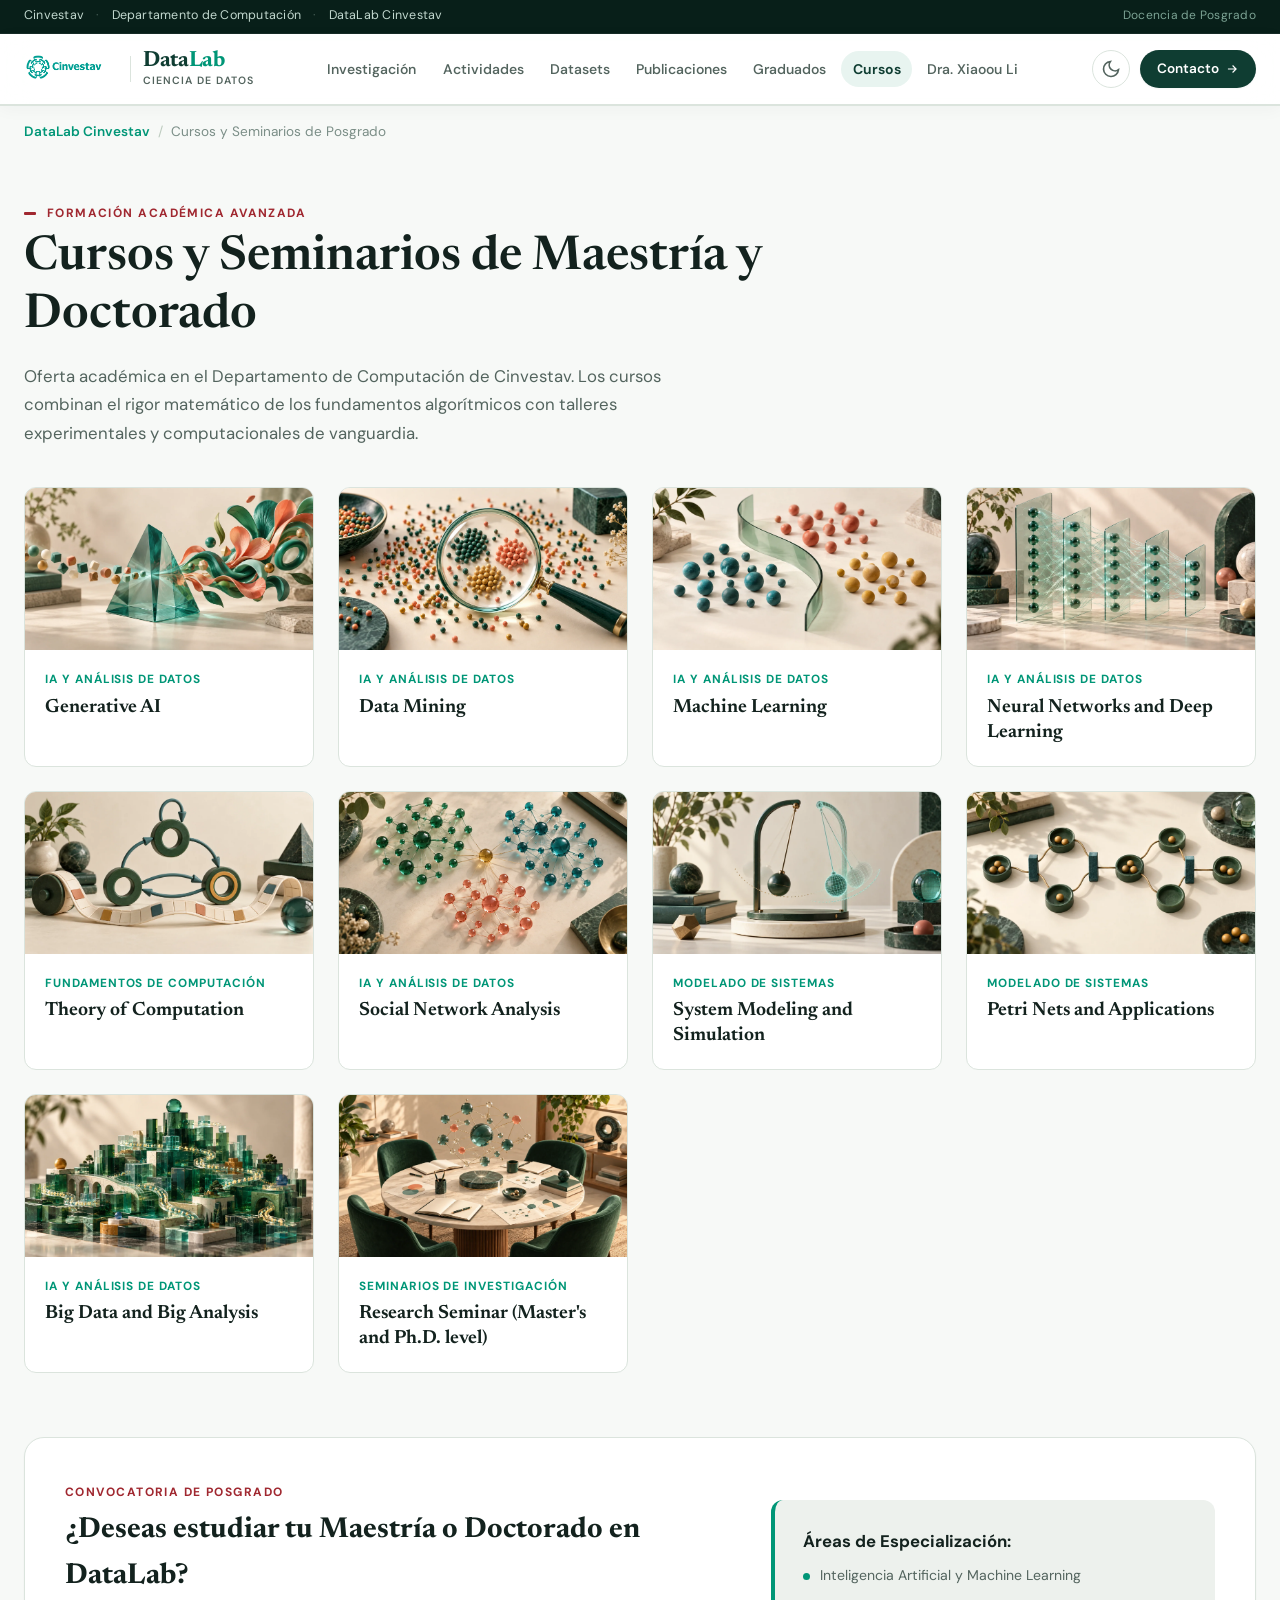
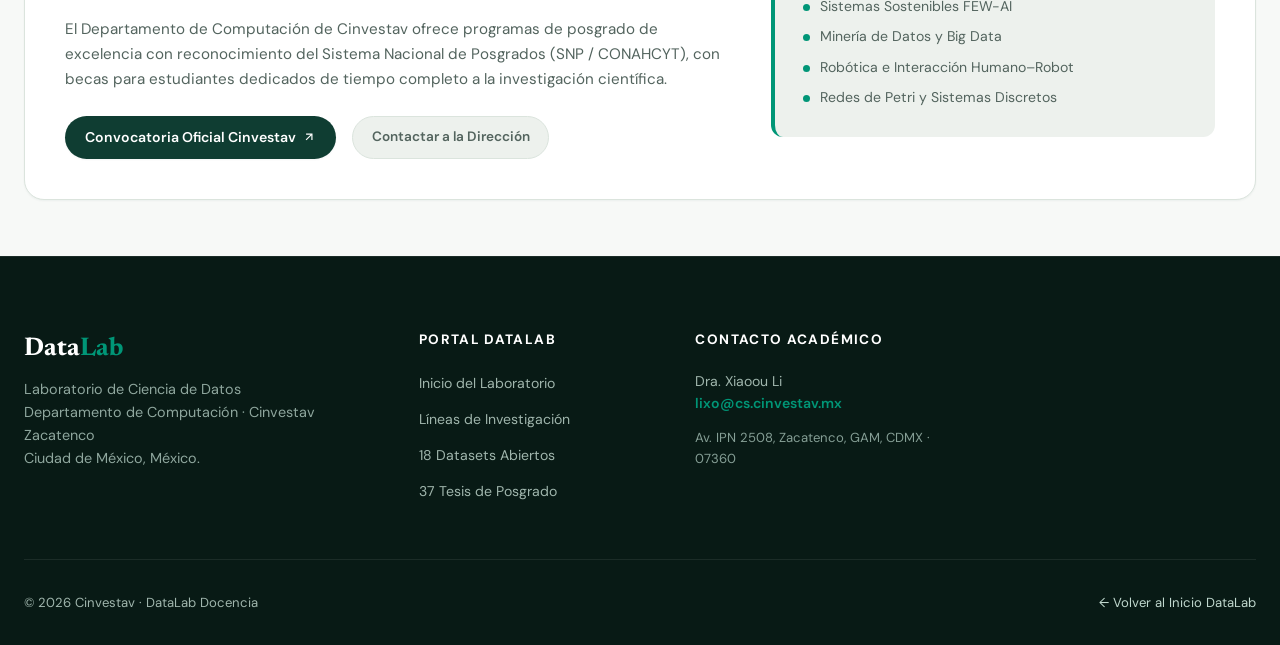
<file: cursos.html>
<!DOCTYPE html>
<html lang="es" data-theme="light">
<head>
  <meta charset="UTF-8">
  <meta name="viewport" content="width=device-width, initial-scale=1.0">
  <title>Cursos y Seminarios de Posgrado · DataLab Cinvestav</title>
  <meta name="description" content="Catálogo de materias de maestría y doctorado en Ciencias de la Computación impartidas por DataLab en Cinvestav Zacatenco.">
  <meta name="theme-color" content="#0f3d32">

  <link rel="icon" type="image/png" href="./cinvestav-logo.png">

  <!-- Tipografía Editorial -->
  <link rel="preconnect" href="https://fonts.googleapis.com">
  <link rel="preconnect" href="https://fonts.gstatic.com" crossorigin>
  <link href="https://fonts.googleapis.com/css2?family=DM+Sans:ital,opsz,wght@0,9..40,400;0,9..40,550;0,9..40,650;0,9..40,700;1,9..40,400&family=Newsreader:ital,opsz,wght@0,6..72,400;0,6..72,600;0,6..72,700;1,6..72,400;1,6..72,600&display=swap" rel="stylesheet">

  <link rel="stylesheet" href="./assets/css/style.css">
  <script src="./assets/js/app.js" defer></script>
</head>
<body>

  <!-- Barra Institucional -->
  <div class="institution-bar">
    <div class="container">
      <div style="display:flex; align-items:center; gap:1.2rem;">
        <a href="https://www.cinvestav.mx/" target="_blank" rel="noopener noreferrer">Cinvestav</a>
        <span style="opacity:0.4;">·</span>
        <a href="https://wwwcs.cs.cinvestav.mx/" target="_blank" rel="noopener noreferrer">Departamento de Computación</a>
        <span style="opacity:0.4;">·</span>
        <a href="index.html">DataLab Cinvestav</a>
      </div>
      <div>
        <span style="color:#7ca394; font-size:0.75rem;">Docencia de Posgrado</span>
      </div>
    </div>
  </div>

  <!-- Header -->
  <header class="site-header">
    <div class="container">
      <nav class="site-nav" aria-label="Navegación principal">
        <a href="index.html" class="brand-wrapper" aria-label="DataLab Cinvestav Inicio">
          <img src="./cinvestav-logo.png" alt="Logo de Cinvestav" class="brand-logo-img" width="96" height="34">
          <span class="brand-divider" aria-hidden="true"></span>
          <div class="brand-identity">
            <span class="brand-title">Data<span class="accent">Lab</span></span>
            <span class="brand-subtitle">Ciencia de Datos</span>
          </div>
        </a>

        <ul class="nav-menu" id="nav-menu">
          <li class="nav-item-mobile-only"><a href="index.html" class="nav-link">Inicio</a></li>
          <li><a href="investigacion.html" class="nav-link">Investigación</a></li>
          <li><a href="actividades.html" class="nav-link">Actividades</a></li>
          <li><a href="datasets.html" class="nav-link">Datasets</a></li>
          <li><a href="publicaciones.html" class="nav-link">Publicaciones</a></li>
          <li><a href="graduados.html" class="nav-link">Graduados</a></li>
          <li><a href="cursos.html" class="nav-link active" aria-current="page">Cursos</a></li>
          <li><a href="dra-xiaoou-li.html" class="nav-link">Dra. Xiaoou Li</a></li>
          <li class="nav-item-mobile-only"><a href="contacto.html" class="nav-link">Contacto</a></li>
        </ul>

        <div class="nav-actions">
          <button type="button" class="btn-theme-toggle" id="theme-toggle-btn" aria-label="Cambiar tema">
            <!-- Inyectado por JS -->
          </button>
          <a href="contacto.html" class="btn-cta-contact">
            Contacto
            <svg width="14" height="14" viewBox="0 0 24 24" fill="none" stroke="currentColor" stroke-width="2"><path d="M5 12h14m-6-6 6 6-6 6"/></svg>
          </a>
          <button type="button" class="mobile-menu-btn" id="mobile-menu-btn" aria-label="Abrir menú" aria-expanded="false">
            <svg width="20" height="20" viewBox="0 0 24 24" fill="none" stroke="currentColor" stroke-width="2"><line x1="3" y1="12" x2="21" y2="12"/><line x1="3" y1="6" x2="21" y2="6"/><line x1="3" y1="18" x2="21" y2="18"/></svg>
          </button>
        </div>
      </nav>
    </div>
  </header>

  <main>
    <div class="container">
      <nav class="breadcrumb-bar" aria-label="Ruta de navegación">
        <a href="index.html">DataLab Cinvestav</a>
        <span class="breadcrumb-separator">/</span>
        <span>Cursos y Seminarios de Posgrado</span>
      </nav>
    </div>

    <!-- Hero de Cursos -->
    <section class="container" style="padding: 2.5rem 0 3.5rem;">
      <div style="max-width:860px; margin-bottom:2.5rem;">
        <span class="section-eyebrow">
          <span class="shape shape-bar" style="margin-right:0.4rem; background-color:var(--color-brand-crimson);"></span>
          Formación Académica Avanzada
        </span>
        <h1 class="section-title" style="font-size:clamp(2.2rem, 3.8vw, 3rem); margin:0.4rem 0 1rem;">
          Cursos y Seminarios de Maestría y Doctorado
        </h1>
        <p class="section-desc" style="font-size:1.05rem; line-height:1.7;">
          Oferta académica en el Departamento de Computación de Cinvestav. Los cursos combinan el rigor matemático de los fundamentos algorítmicos con talleres experimentales y computacionales de vanguardia.
        </p>
      </div>

      <!-- Grid de los 10 Cursos con portadas WebP -->
      <div class="courses-grid" id="courses-grid-container" style="margin-bottom:4rem;">
        <!-- Inyectado por app.js -->
      </div>

      <!-- Información sobre Posgrados Cinvestav -->
      <div style="background:var(--bg-surface); border:1px solid var(--border-subtle); border-radius:var(--radius-lg); padding:2.5rem; display:grid; grid-template-columns:1.5fr 1fr; gap:2.5rem; align-items:center; box-shadow:var(--shadow-sm);">
        <div>
          <span class="section-eyebrow">Convocatoria de Posgrado</span>
          <h2 style="font-family:var(--font-serif); font-size:1.8rem; margin:0.3rem 0 1rem;">¿Deseas estudiar tu Maestría o Doctorado en DataLab?</h2>
          <p style="font-size:0.95rem; color:var(--text-muted); line-height:1.65; margin-bottom:1.5rem;">
            El Departamento de Computación de Cinvestav ofrece programas de posgrado de excelencia con reconocimiento del Sistema Nacional de Posgrados (SNP / CONAHCYT), con becas para estudiantes dedicados de tiempo completo a la investigación científica.
          </p>
          <div style="display:flex; gap:1rem; flex-wrap:wrap;">
            <a href="https://wwwcs.cs.cinvestav.mx/" target="_blank" rel="noopener noreferrer" class="btn-cta-contact" style="font-size:0.88rem; padding:0.6rem 1.25rem;">
              Convocatoria Oficial Cinvestav
              <svg width="14" height="14" viewBox="0 0 24 24" fill="none" stroke="currentColor" stroke-width="2"><path d="M7 17 17 7M7 7h10v10"/></svg>
            </a>
            <a href="mailto:lixo@cs.cinvestav.mx" class="badge-link" style="padding:0.6rem 1.15rem; font-size:0.85rem;">
              Contactar a la Dirección
            </a>
          </div>
        </div>

        <div style="background:var(--bg-subtle); padding:1.75rem; border-radius:var(--radius-md); border-left:4px solid var(--color-brand-accent);">
          <strong style="display:block; font-size:1.05rem; color:var(--text-main); margin-bottom:0.6rem;">Áreas de Especialización:</strong>
          <ul style="list-style:none; display:flex; flex-direction:column; gap:0.5rem; font-size:0.88rem; color:var(--text-muted);">
            <li><span class="shape shape-dot" style="margin-right:0.4rem; color:var(--color-brand-accent);"></span> Inteligencia Artificial y Machine Learning</li>
            <li><span class="shape shape-dot" style="margin-right:0.4rem; color:var(--color-brand-accent);"></span> Sistemas Sostenibles FEW-AI</li>
            <li><span class="shape shape-dot" style="margin-right:0.4rem; color:var(--color-brand-accent);"></span> Minería de Datos y Big Data</li>
            <li><span class="shape shape-dot" style="margin-right:0.4rem; color:var(--color-brand-accent);"></span> Robótica e Interacción Humano–Robot</li>
            <li><span class="shape shape-dot" style="margin-right:0.4rem; color:var(--color-brand-accent);"></span> Redes de Petri y Sistemas Discretos</li>
          </ul>
        </div>
      </div>

    </section>

  </main>

  <!-- Footer -->
  <footer class="site-footer">
    <div class="container">
      <div class="footer-grid">
        <div class="footer-brand">
          <h3>Data<span style="color:var(--color-brand-accent);">Lab</span></h3>
          <p>
            Laboratorio de Ciencia de Datos<br>
            Departamento de Computación · Cinvestav Zacatenco<br>
            Ciudad de México, México.
          </p>
        </div>
        <div class="footer-col">
          <h4>Portal DataLab</h4>
          <ul class="footer-links-list">
            <li><a href="index.html">Inicio del Laboratorio</a></li>
            <li><a href="investigacion.html">Líneas de Investigación</a></li>
            <li><a href="datasets.html">18 Datasets Abiertos</a></li>
            <li><a href="graduados.html">37 Tesis de Posgrado</a></li>
          </ul>
        </div>
        <div class="footer-col">
          <h4>Contacto Académico</h4>
          <p style="font-size:0.88rem; line-height:1.6; margin-bottom:0.8rem;">
            Dra. Xiaoou Li<br>
            <a href="mailto:lixo@cs.cinvestav.mx" style="color:var(--color-brand-accent); font-weight:600;">lixo@cs.cinvestav.mx</a>
          </p>
          <p style="font-size:0.82rem; color:#859e95;">
            Av. IPN 2508, Zacatenco, GAM, CDMX · 07360
          </p>
        </div>
      </div>
      <div class="footer-bottom">
        <div>© 2026 Cinvestav · DataLab Docencia</div>
        <div><a href="index.html">← Volver al Inicio DataLab</a></div>
      </div>
    </div>
  </footer>

</body>
</html>
</file>
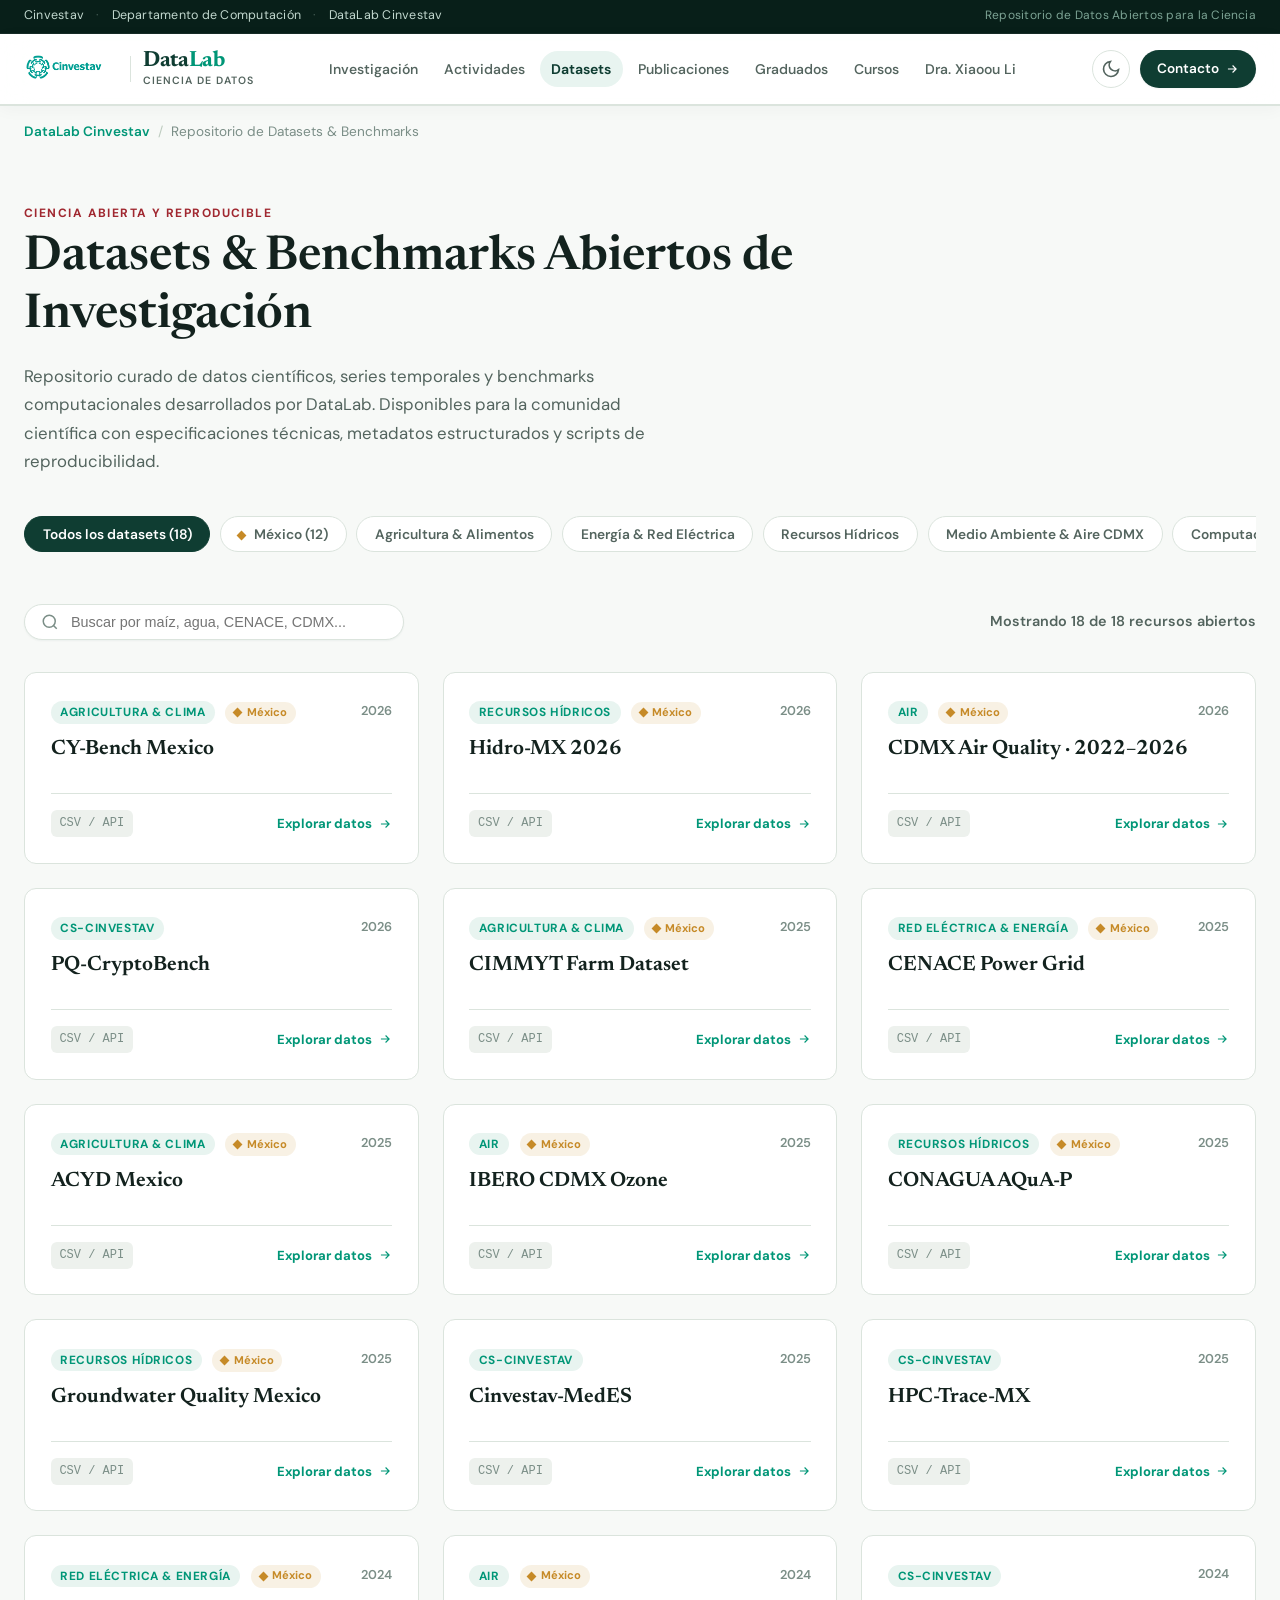
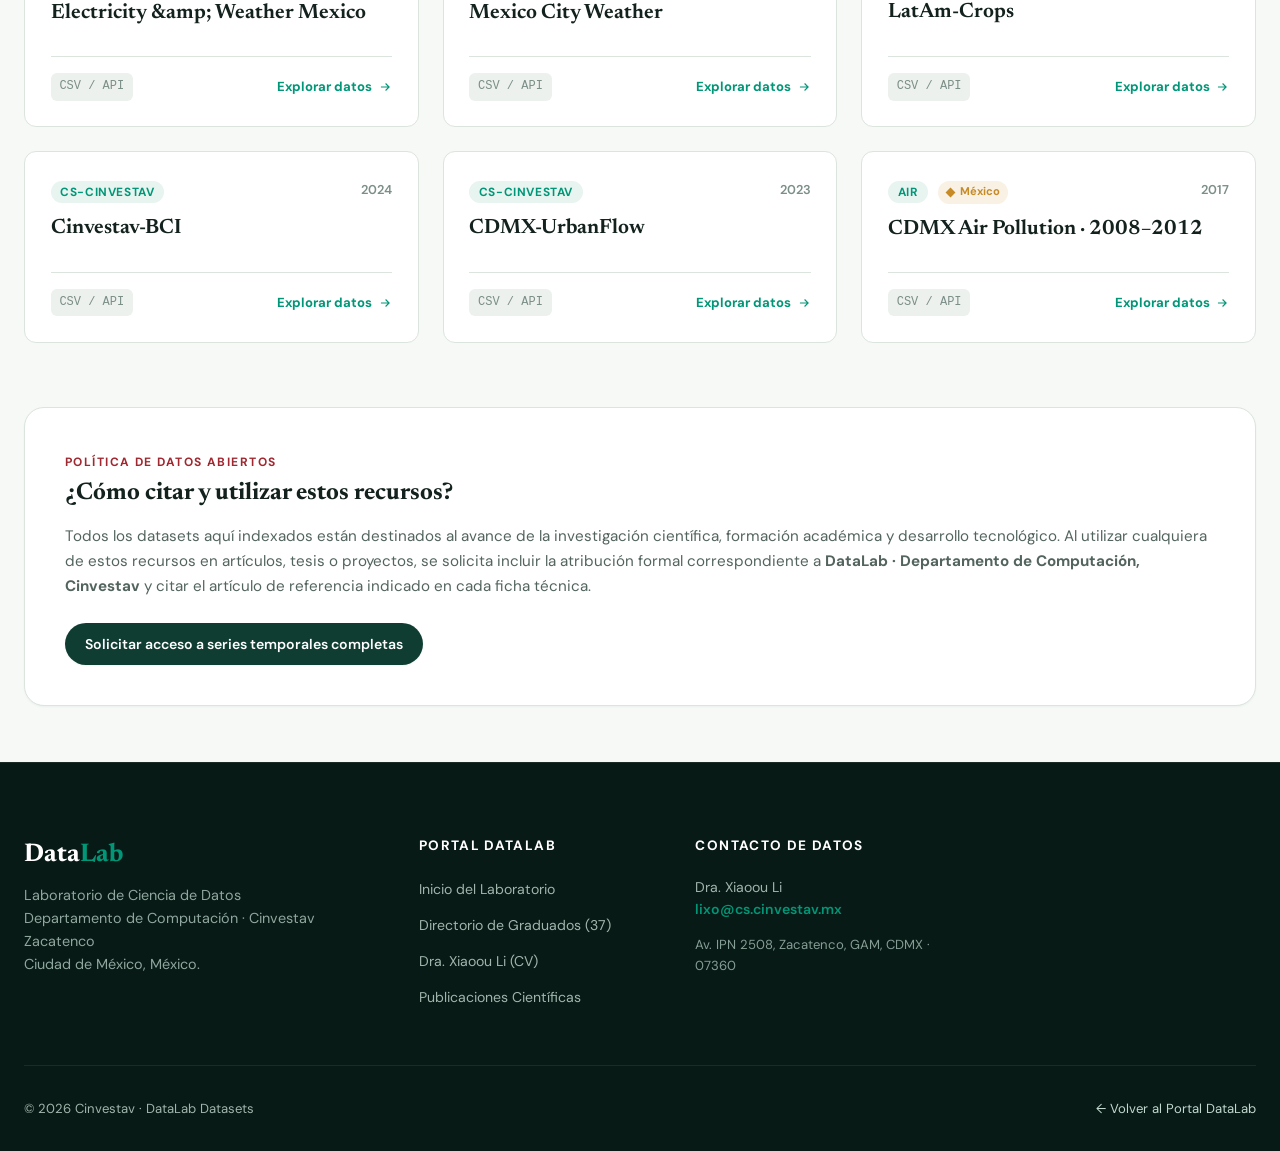
<file: datasets.html>
<!DOCTYPE html>
<html lang="es" data-theme="light">
<head>
  <meta charset="UTF-8">
  <meta name="viewport" content="width=device-width, initial-scale=1.0">
  <title>Datasets & Benchmarks Abiertos · DataLab Cinvestav</title>
  <meta name="description" content="Catálogo completo de los 18 datasets y benchmarks curados por DataLab Cinvestav: agricultura, energía, agua, clima, criptografía y biocomputación.">
  <meta name="theme-color" content="#0f3d32">

  <link rel="icon" type="image/png" href="./cinvestav-logo.png">

  <!-- Tipografía Editorial -->
  <link rel="preconnect" href="https://fonts.googleapis.com">
  <link rel="preconnect" href="https://fonts.gstatic.com" crossorigin>
  <link href="https://fonts.googleapis.com/css2?family=DM+Sans:ital,opsz,wght@0,9..40,400;0,9..40,550;0,9..40,650;0,9..40,700;1,9..40,400&family=Newsreader:ital,opsz,wght@0,6..72,400;0,6..72,600;0,6..72,700;1,6..72,400;1,6..72,600&display=swap" rel="stylesheet">

  <link rel="stylesheet" href="./assets/css/style.css">
  <script src="./assets/js/app.js" defer></script>
</head>
<body>

  <!-- Barra Institucional -->
  <div class="institution-bar">
    <div class="container">
      <div style="display:flex; align-items:center; gap:1.2rem;">
        <a href="https://www.cinvestav.mx/" target="_blank" rel="noopener noreferrer">Cinvestav</a>
        <span style="opacity:0.4;">·</span>
        <a href="https://wwwcs.cs.cinvestav.mx/" target="_blank" rel="noopener noreferrer">Departamento de Computación</a>
        <span style="opacity:0.4;">·</span>
        <a href="index.html">DataLab Cinvestav</a>
      </div>
      <div>
        <span style="color:#7ca394; font-size:0.75rem;">Repositorio de Datos Abiertos para la Ciencia</span>
      </div>
    </div>
  </div>

  <!-- Header -->
  <header class="site-header">
    <div class="container">
      <nav class="site-nav" aria-label="Navegación principal">
        <a href="index.html" class="brand-wrapper" aria-label="DataLab Cinvestav Inicio">
          <img src="./cinvestav-logo.png" alt="Logo de Cinvestav" class="brand-logo-img" width="96" height="34">
          <span class="brand-divider" aria-hidden="true"></span>
          <div class="brand-identity">
            <span class="brand-title">Data<span class="accent">Lab</span></span>
            <span class="brand-subtitle">Ciencia de Datos</span>
          </div>
        </a>

        <ul class="nav-menu" id="nav-menu">
          <li class="nav-item-mobile-only"><a href="index.html" class="nav-link">Inicio</a></li>
          <li><a href="investigacion.html" class="nav-link">Investigación</a></li>
          <li><a href="actividades.html" class="nav-link">Actividades</a></li>
          <li><a href="datasets.html" class="nav-link active" aria-current="page">Datasets</a></li>
          <li><a href="publicaciones.html" class="nav-link">Publicaciones</a></li>
          <li><a href="graduados.html" class="nav-link">Graduados</a></li>
          <li><a href="cursos.html" class="nav-link">Cursos</a></li>
          <li><a href="dra-xiaoou-li.html" class="nav-link">Dra. Xiaoou Li</a></li>
          <li class="nav-item-mobile-only"><a href="contacto.html" class="nav-link">Contacto</a></li>
        </ul>

        <div class="nav-actions">
          <button type="button" class="btn-theme-toggle" id="theme-toggle-btn" aria-label="Cambiar tema">
            <!-- Inyectado por JS -->
          </button>
          <a href="contacto.html" class="btn-cta-contact">
            Contacto
            <svg width="14" height="14" viewBox="0 0 24 24" fill="none" stroke="currentColor" stroke-width="2"><path d="M5 12h14m-6-6 6 6-6 6"/></svg>
          </a>
          <button type="button" class="mobile-menu-btn" id="mobile-menu-btn" aria-label="Abrir menú" aria-expanded="false">
            <svg width="20" height="20" viewBox="0 0 24 24" fill="none" stroke="currentColor" stroke-width="2"><line x1="3" y1="12" x2="21" y2="12"/><line x1="3" y1="6" x2="21" y2="6"/><line x1="3" y1="18" x2="21" y2="18"/></svg>
          </button>
        </div>
      </nav>
    </div>
  </header>

  <main>
    <div class="container">
      <nav class="breadcrumb-bar" aria-label="Ruta de navegación">
        <a href="index.html">DataLab Cinvestav</a>
        <span class="breadcrumb-separator">/</span>
        <span>Repositorio de Datasets & Benchmarks</span>
      </nav>
    </div>

    <!-- Hero de Datasets -->
    <section class="container" style="padding: 2.5rem 0 3.5rem;">
      <div style="max-width:860px; margin-bottom:2.5rem;">
        <span class="section-eyebrow">Ciencia Abierta y Reproducible</span>
        <h1 class="section-title" style="font-size:clamp(2.2rem, 3.8vw, 3rem); margin:0.4rem 0 1rem;">
          Datasets & Benchmarks Abiertos de Investigación
        </h1>
        <p class="section-desc" style="font-size:1.05rem; line-height:1.7;">
          Repositorio curado de datos científicos, series temporales y benchmarks computacionales desarrollados por DataLab. Disponibles para la comunidad científica con especificaciones técnicas, metadatos estructurados y scripts de reproducibilidad.
        </p>
      </div>

      <!-- Filtros Temáticos (Pills) -->
      <div class="topics-nav-bar" role="tablist" aria-label="Filtrar por eje temático">
        <button type="button" class="topic-pill active" data-dataset-cat="all">Todos los datasets (18)</button>
        <button type="button" class="topic-pill" data-dataset-cat="mexico">
          <span class="shape shape-diamond" style="background-color:var(--color-gold); margin-right:0.35rem;"></span>
          México (12)
        </button>
        <button type="button" class="topic-pill" data-dataset-cat="agri">Agricultura & Alimentos</button>
        <button type="button" class="topic-pill" data-dataset-cat="energy">Energía & Red Eléctrica</button>
        <button type="button" class="topic-pill" data-dataset-cat="water">Recursos Hídricos</button>
        <button type="button" class="topic-pill" data-dataset-cat="climate">Medio Ambiente & Aire CDMX</button>
        <button type="button" class="topic-pill" data-dataset-cat="comp">Computación & HPC</button>
      </div>

      <!-- Buscador y Contador -->
      <div style="display:flex; justify-content:space-between; align-items:center; margin: 1.5rem 0 2rem; flex-wrap:wrap; gap:1rem;">
        <div class="search-filter-box" style="width:380px;">
          <svg width="18" height="18" viewBox="0 0 24 24" fill="none" stroke="currentColor" stroke-width="2"><circle cx="11" cy="11" r="8"/><line x1="21" y1="21" x2="16.65" y2="16.65"/></svg>
          <input type="text" id="dataset-search-input" placeholder="Buscar por maíz, agua, CENACE, CDMX..." aria-label="Buscar dataset">
        </div>

        <span id="datasets-counter" style="font-size:0.9rem; font-weight:600; color:var(--text-muted);">
          Cargando recursos...
        </span>
      </div>

      <!-- Grilla de Datasets Dinámica -->
      <div class="dataset-grid" id="datasets-grid-container">
        <!-- Inyectado por app.js -->
      </div>

      <!-- Guía de Uso y Citación -->
      <div style="background:var(--bg-surface); border:1px solid var(--border-subtle); border-radius:var(--radius-lg); padding:2.5rem; margin-top:2rem; box-shadow:var(--shadow-sm);">
        <span class="section-eyebrow">Política de Datos Abiertos</span>
        <h3 style="font-family:var(--font-serif); font-size:1.5rem; margin-bottom:0.75rem;">¿Cómo citar y utilizar estos recursos?</h3>
        <p style="font-size:0.95rem; color:var(--text-muted); line-height:1.65; margin-bottom:1.5rem;">
          Todos los datasets aquí indexados están destinados al avance de la investigación científica, formación académica y desarrollo tecnológico. Al utilizar cualquiera de estos recursos en artículos, tesis o proyectos, se solicita incluir la atribución formal correspondiente a <strong>DataLab · Departamento de Computación, Cinvestav</strong> y citar el artículo de referencia indicado en cada ficha técnica.
        </p>
        <div style="display:flex; gap:1rem; flex-wrap:wrap;">
          <a href="mailto:lixo@cs.cinvestav.mx" class="btn-cta-contact" style="font-size:0.88rem; padding:0.6rem 1.25rem;">
            Solicitar acceso a series temporales completas
          </a>
        </div>
      </div>

    </section>

  </main>

  <!-- Modal para Detalle de Dataset -->
  <div class="modal-overlay" id="app-modal" role="dialog" aria-modal="true" aria-labelledby="modal-title">
    <div class="modal-box">
      <div class="modal-header">
        <h3 class="modal-title" id="modal-title">Ficha Técnica del Dataset</h3>
        <button type="button" class="btn-close-modal" id="modal-close-btn" aria-label="Cerrar">&times;</button>
      </div>
      <div class="modal-code-area" id="modal-code-content"></div>
      <div style="display:flex; justify-content:flex-end; gap:0.8rem;">
        <button type="button" class="btn-modal-copy" id="modal-copy-btn">
          <svg width="15" height="15" viewBox="0 0 24 24" fill="none" stroke="currentColor" stroke-width="2"><rect x="9" y="9" width="13" height="13" rx="2" ry="2"/><path d="M5 15H4a2 2 0 0 1-2-2V4a2 2 0 0 1 2-2h9a2 2 0 0 1 2 2v1"/></svg>
          Copiar información técnica
        </button>
      </div>
    </div>
  </div>

  <!-- Footer -->
  <footer class="site-footer">
    <div class="container">
      <div class="footer-grid">
        <div class="footer-brand">
          <h3>Data<span style="color:var(--color-brand-accent);">Lab</span></h3>
          <p>
            Laboratorio de Ciencia de Datos<br>
            Departamento de Computación · Cinvestav Zacatenco<br>
            Ciudad de México, México.
          </p>
        </div>
        <div class="footer-col">
          <h4>Portal DataLab</h4>
          <ul class="footer-links-list">
            <li><a href="index.html">Inicio del Laboratorio</a></li>
            <li><a href="graduados.html">Directorio de Graduados (37)</a></li>
            <li><a href="dra-xiaoou-li.html">Dra. Xiaoou Li (CV)</a></li>
            <li><a href="index.html#publicaciones">Publicaciones Científicas</a></li>
          </ul>
        </div>
        <div class="footer-col">
          <h4>Contacto de Datos</h4>
          <p style="font-size:0.88rem; line-height:1.6; margin-bottom:0.8rem;">
            Dra. Xiaoou Li<br>
            <a href="mailto:lixo@cs.cinvestav.mx" style="color:var(--color-brand-accent); font-weight:600;">lixo@cs.cinvestav.mx</a>
          </p>
          <p style="font-size:0.82rem; color:#859e95;">
            Av. IPN 2508, Zacatenco, GAM, CDMX · 07360
          </p>
        </div>
      </div>
      <div class="footer-bottom">
        <div>© 2026 Cinvestav · DataLab Datasets</div>
        <div><a href="index.html">← Volver al Portal DataLab</a></div>
      </div>
    </div>
  </footer>

</body>
</html>
</file>
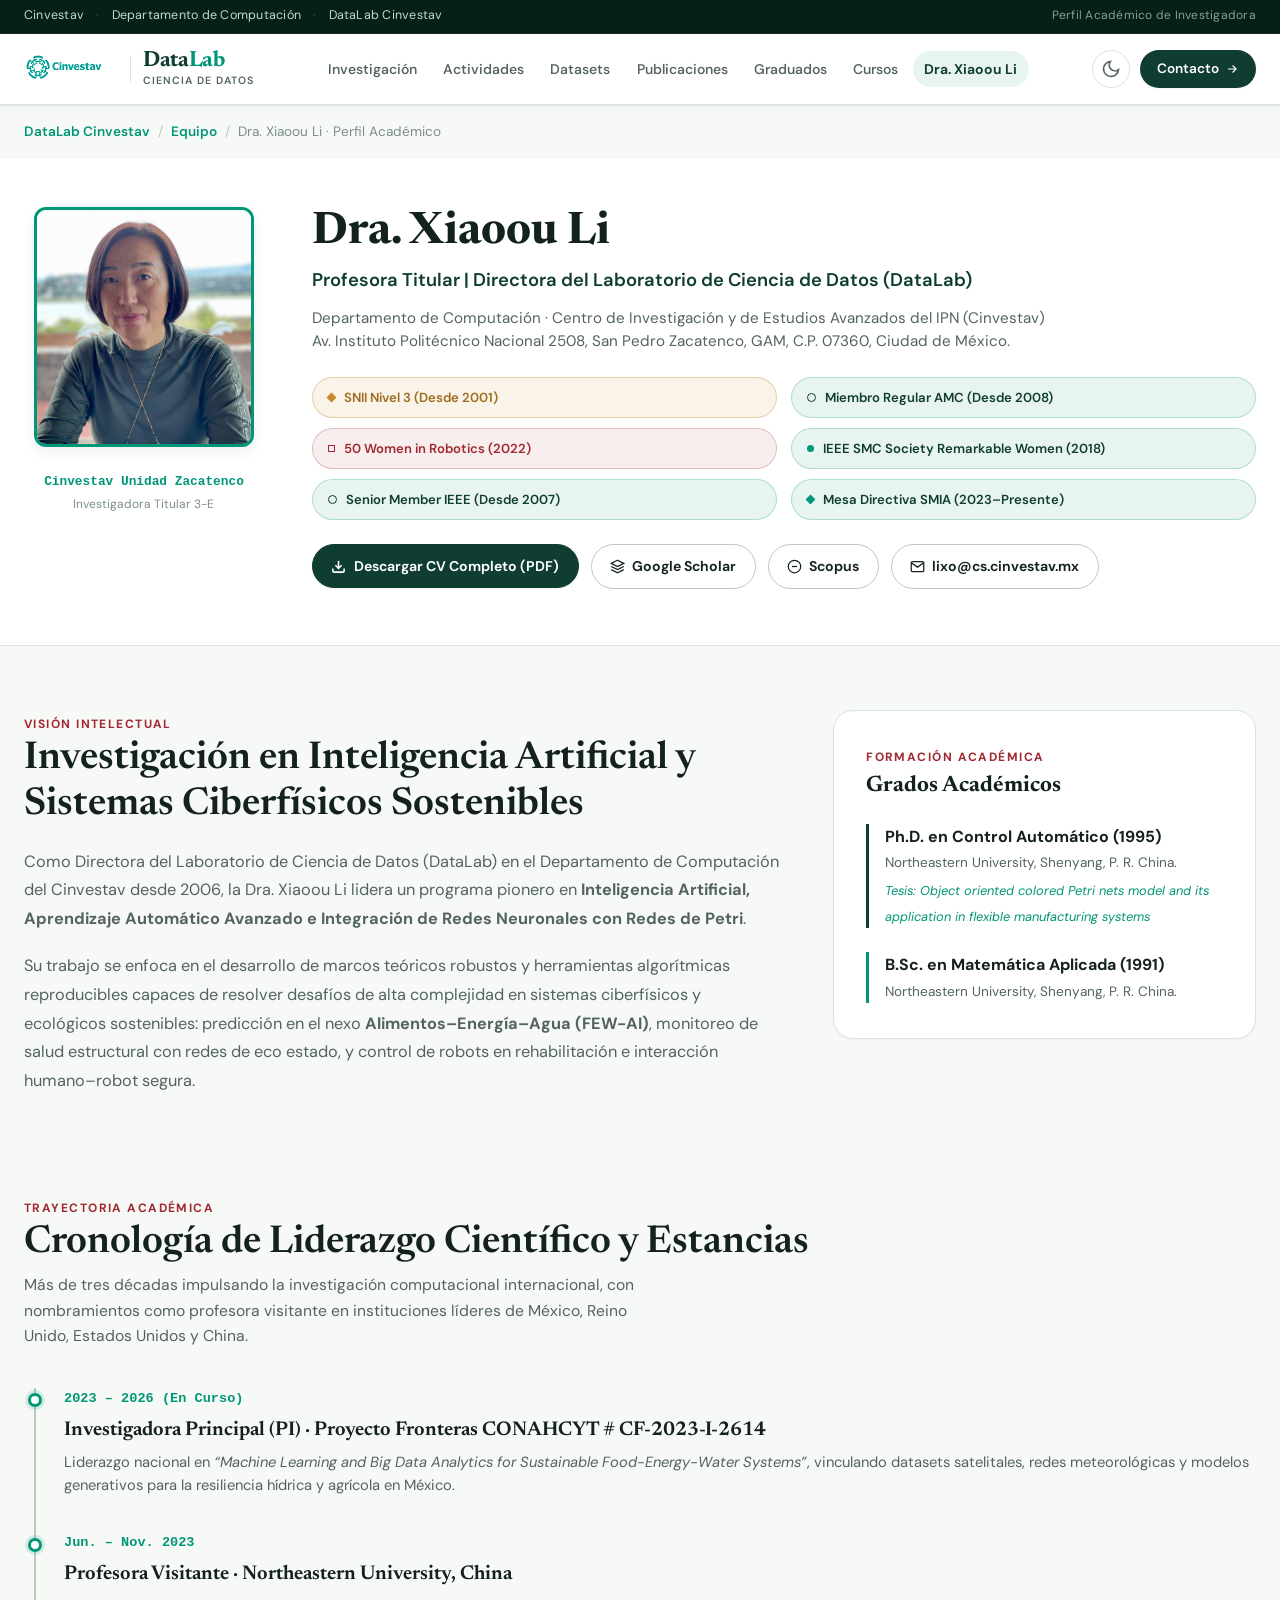
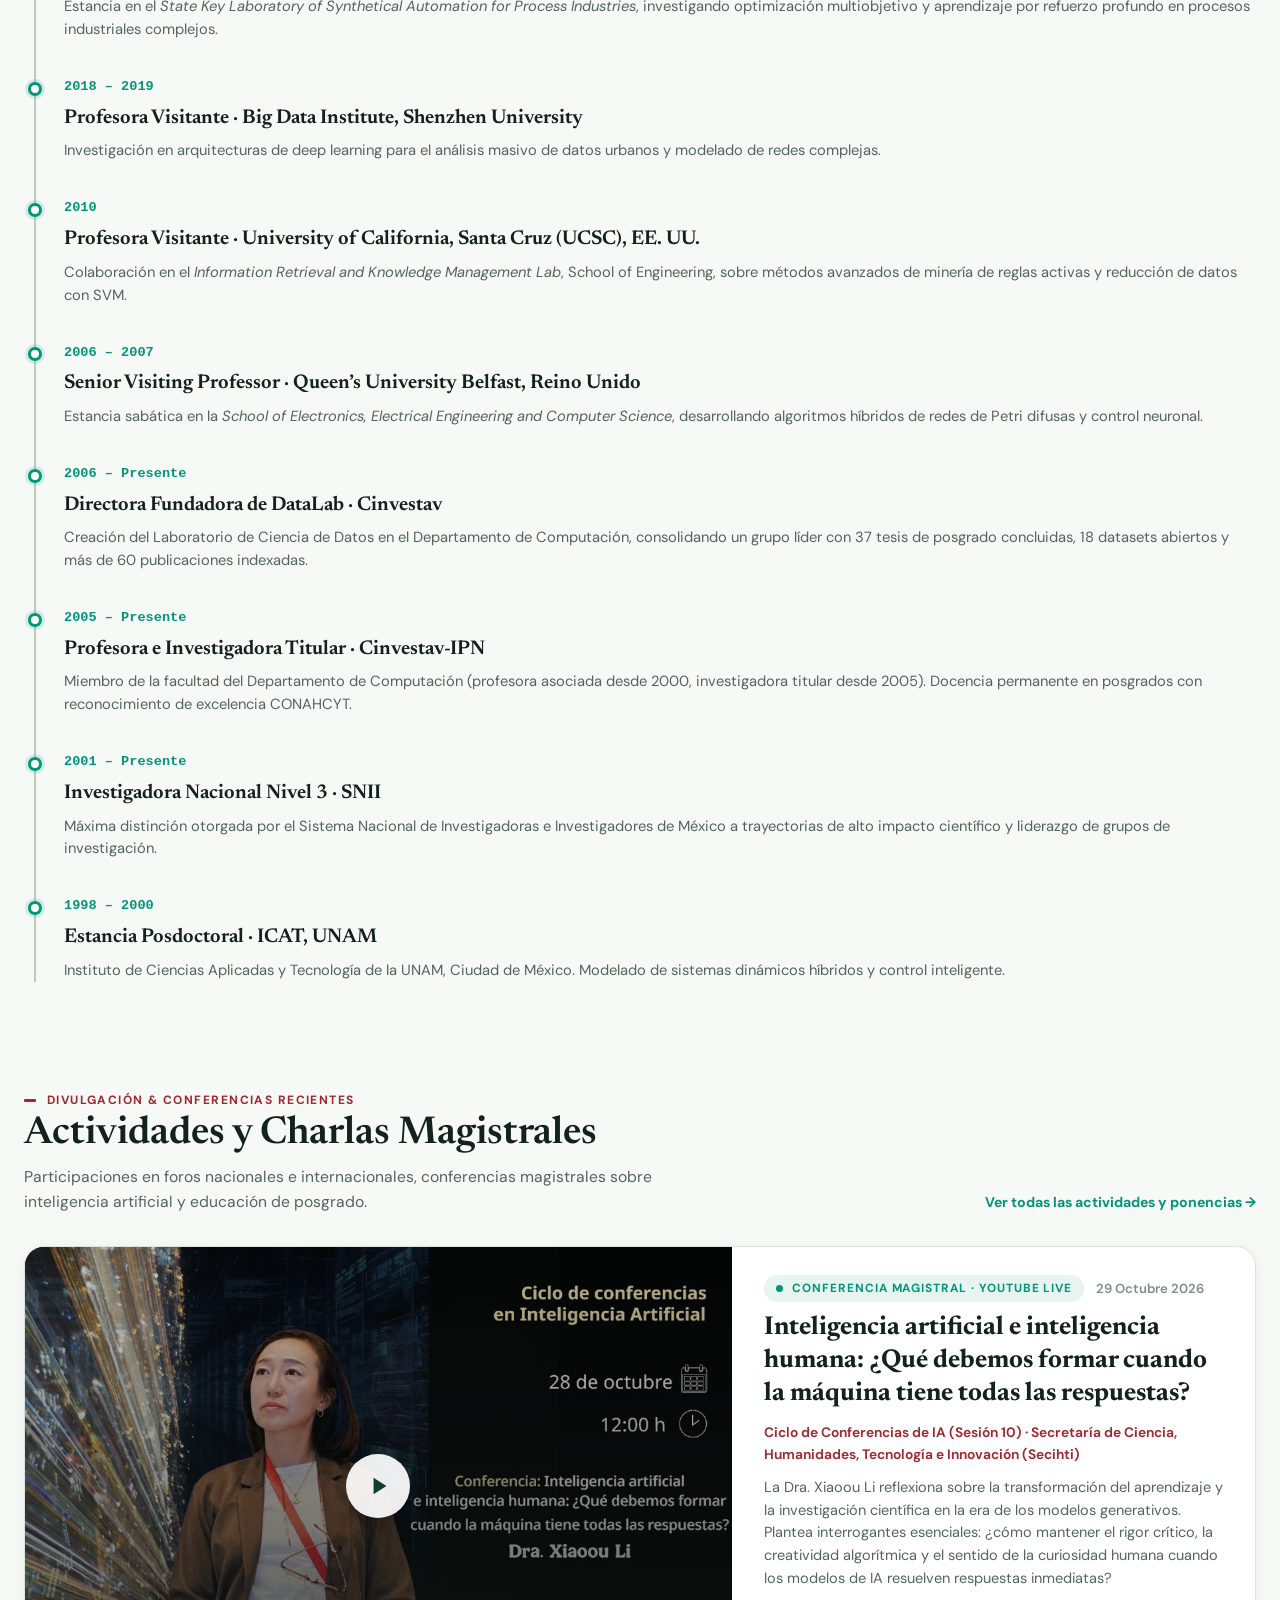
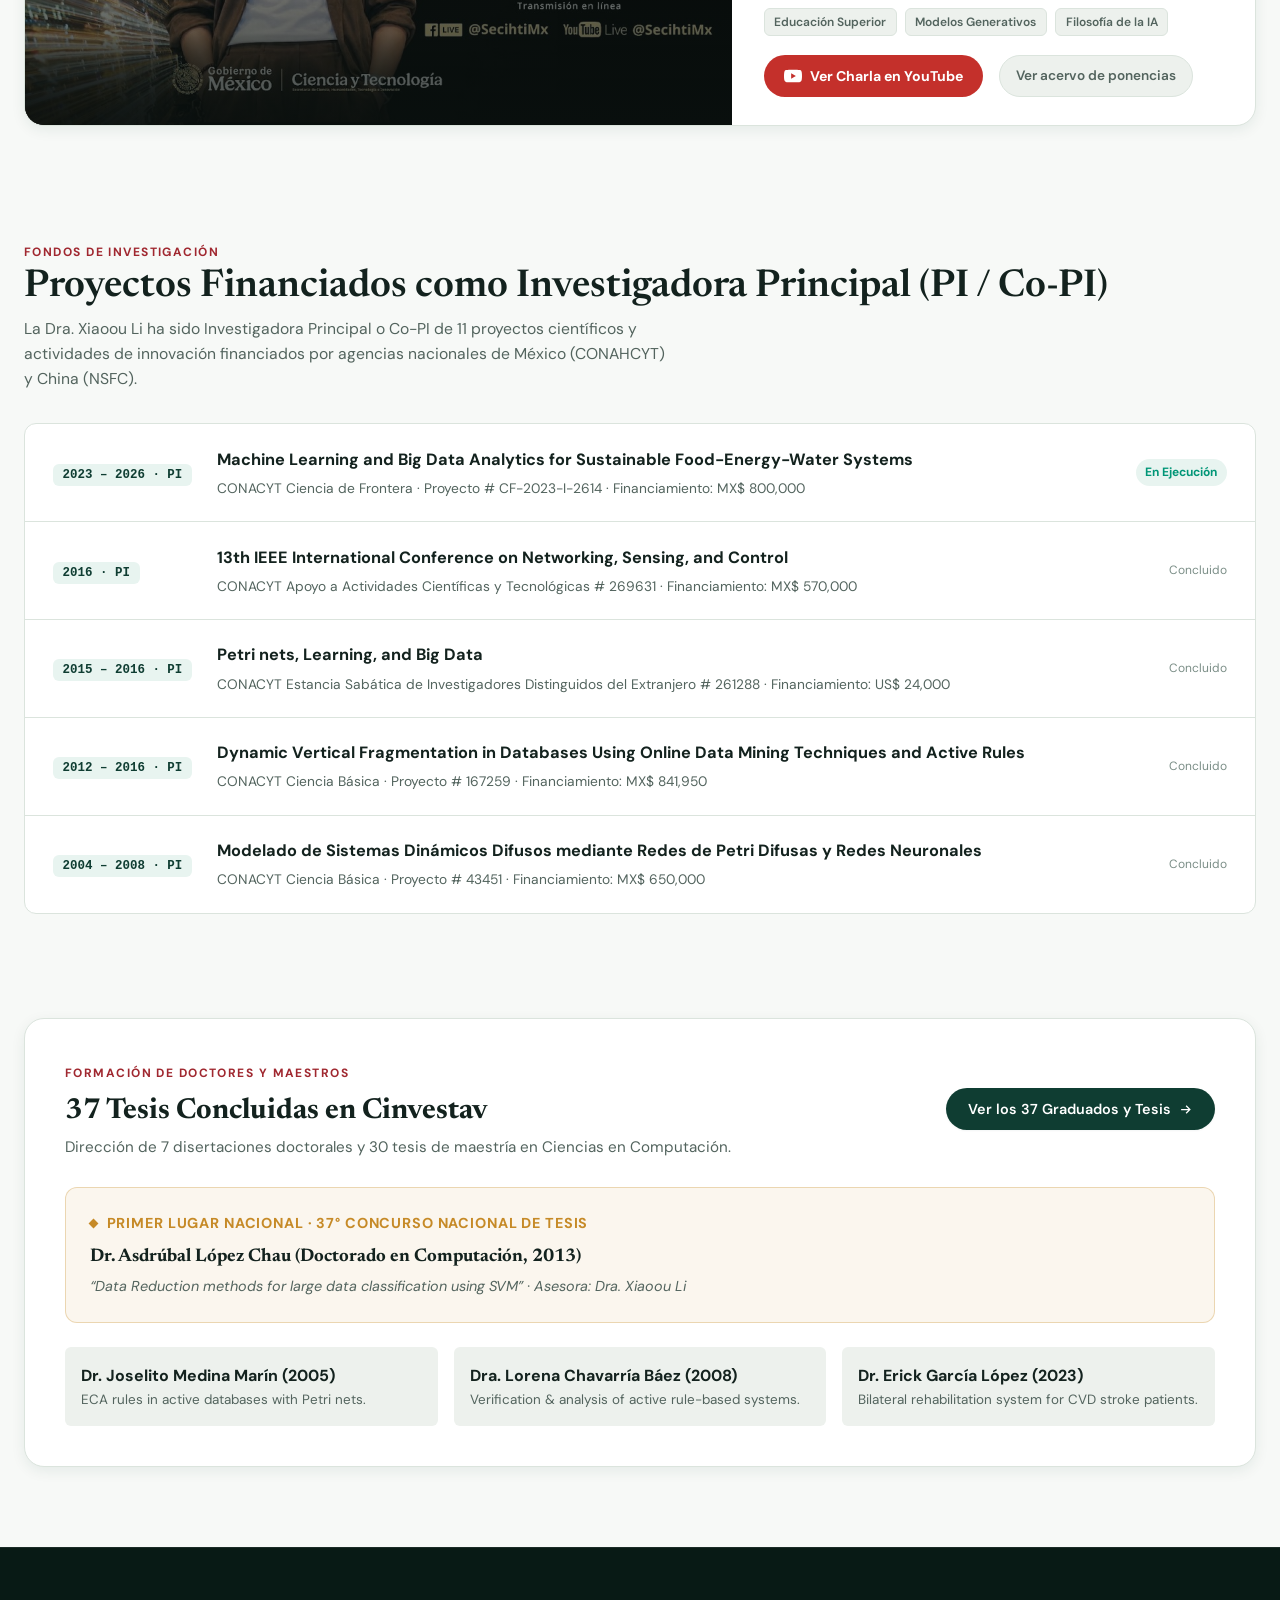
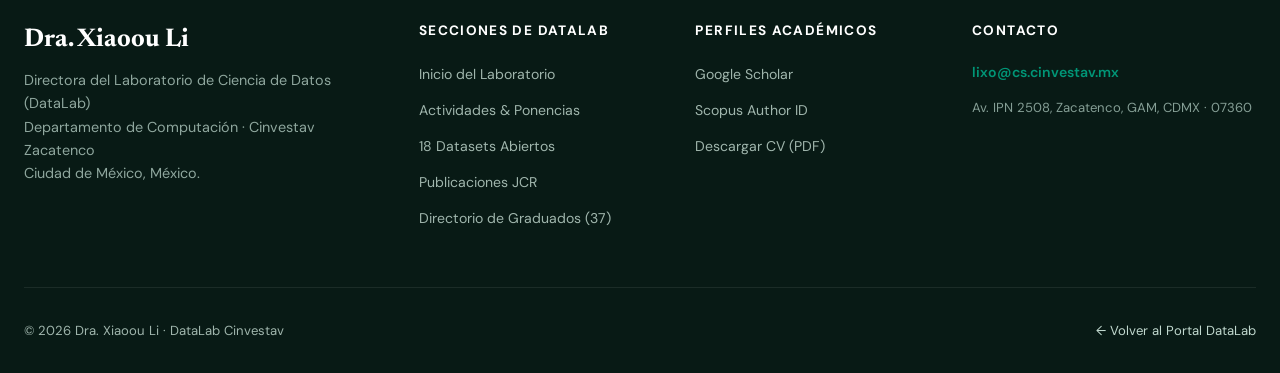
<file: dra-xiaoou-li.html>
<!DOCTYPE html>
<html lang="es" data-theme="light">
<head>
  <meta charset="UTF-8">
  <meta name="viewport" content="width=device-width, initial-scale=1.0">
  <title>Dra. Xiaoou Li · Perfil Académico & Curriculum Vitae | Cinvestav</title>
  <meta name="description" content="Página académica y Curriculum Vitae de la Dra. Xiaoou Li. Directora de DataLab Cinvestav, Investigadora Titular 3-E, SNII Nivel 3, Senior Member IEEE, Miembro AMC.">
  <meta name="theme-color" content="#0f3d32">

  <link rel="icon" type="image/png" href="./cinvestav-logo.png">

  <!-- Tipografía Editorial -->
  <link rel="preconnect" href="https://fonts.googleapis.com">
  <link rel="preconnect" href="https://fonts.gstatic.com" crossorigin>
  <link href="https://fonts.googleapis.com/css2?family=DM+Sans:ital,opsz,wght@0,9..40,400;0,9..40,550;0,9..40,650;0,9..40,700;1,9..40,400&family=Newsreader:ital,opsz,wght@0,6..72,400;0,6..72,600;0,6..72,700;1,6..72,400;1,6..72,600&display=swap" rel="stylesheet">

  <!-- Estilos Centrales -->
  <link rel="stylesheet" href="./assets/css/style.css">
  <script src="./assets/js/app.js" defer></script>
</head>
<body>

  <!-- Barra Institucional -->
  <div class="institution-bar">
    <div class="container">
      <div style="display:flex; align-items:center; gap:1.2rem;">
        <a href="https://www.cinvestav.mx/" target="_blank" rel="noopener noreferrer">Cinvestav</a>
        <span style="opacity:0.4;">·</span>
        <a href="https://wwwcs.cs.cinvestav.mx/" target="_blank" rel="noopener noreferrer">Departamento de Computación</a>
        <span style="opacity:0.4;">·</span>
        <a href="index.html">DataLab Cinvestav</a>
      </div>
      <div>
        <span style="color:#7ca394; font-size:0.75rem;">Perfil Académico de Investigadora</span>
      </div>
    </div>
  </div>

  <!-- Header del Sitio -->
  <header class="site-header">
    <div class="container">
      <nav class="site-nav" aria-label="Navegación principal">
        <a href="index.html" class="brand-wrapper" aria-label="DataLab Cinvestav Inicio">
          <img src="./cinvestav-logo.png" alt="Logo de Cinvestav" class="brand-logo-img" width="96" height="34">
          <span class="brand-divider" aria-hidden="true"></span>
          <div class="brand-identity">
            <span class="brand-title">Data<span class="accent">Lab</span></span>
            <span class="brand-subtitle">Ciencia de Datos</span>
          </div>
        </a>

        <ul class="nav-menu" id="nav-menu">
          <li class="nav-item-mobile-only"><a href="index.html" class="nav-link">Inicio</a></li>
          <li><a href="investigacion.html" class="nav-link">Investigación</a></li>
          <li><a href="actividades.html" class="nav-link">Actividades</a></li>
          <li><a href="datasets.html" class="nav-link">Datasets</a></li>
          <li><a href="publicaciones.html" class="nav-link">Publicaciones</a></li>
          <li><a href="graduados.html" class="nav-link">Graduados</a></li>
          <li><a href="cursos.html" class="nav-link">Cursos</a></li>
          <li><a href="dra-xiaoou-li.html" class="nav-link active" aria-current="page">Dra. Xiaoou Li</a></li>
          <li class="nav-item-mobile-only"><a href="contacto.html" class="nav-link">Contacto</a></li>
        </ul>

        <div class="nav-actions">
          <button type="button" class="btn-theme-toggle" id="theme-toggle-btn" aria-label="Cambiar tema">
            <!-- Inyectado por JS -->
          </button>
          <a href="contacto.html" class="btn-cta-contact">
            Contacto
            <svg width="14" height="14" viewBox="0 0 24 24" fill="none" stroke="currentColor" stroke-width="2"><path d="M5 12h14m-6-6 6 6-6 6"/></svg>
          </a>
          <button type="button" class="mobile-menu-btn" id="mobile-menu-btn" aria-label="Abrir menú" aria-expanded="false">
            <svg width="20" height="20" viewBox="0 0 24 24" fill="none" stroke="currentColor" stroke-width="2"><line x1="3" y1="12" x2="21" y2="12"/><line x1="3" y1="6" x2="21" y2="6"/><line x1="3" y1="18" x2="21" y2="18"/></svg>
          </button>
        </div>
      </nav>
    </div>
  </header>

  <main>
    <!-- Breadcrumb -->
    <div class="container">
      <nav class="breadcrumb-bar" aria-label="Ruta de navegación">
        <a href="index.html">DataLab Cinvestav</a>
        <span class="breadcrumb-separator">/</span>
        <a href="index.html#equipo">Equipo</a>
        <span class="breadcrumb-separator">/</span>
        <span>Dra. Xiaoou Li · Perfil Académico</span>
      </nav>
    </div>

    <!-- CV Hero (Inspirado en Stephen Wolfram & Sean Carroll) -->
    <section class="cv-hero-section">
      <div class="container">
        <div class="cv-hero-grid">
          
          <div class="cv-photo-box">
            <img src="./assets/lixoPP.jpg" alt="Dra. Xiaoou Li" class="cv-photo" width="220" height="240">
            <div style="text-align:center;">
              <span style="font-family:var(--font-mono); font-size:0.8rem; font-weight:700; color:var(--color-brand-accent);">Cinvestav Unidad Zacatenco</span>
              <p style="font-size:0.75rem; color:var(--text-faint); margin-top:0.2rem;">Investigadora Titular 3-E</p>
            </div>
          </div>

          <div>
            <h1 class="cv-title-main">Dra. Xiaoou Li</h1>
            <p class="cv-subtitle">Profesora Titular | Directora del Laboratorio de Ciencia de Datos (DataLab)</p>
            <p class="cv-institution-text">
              Departamento de Computación · Centro de Investigación y de Estudios Avanzados del IPN (Cinvestav)<br>
              Av. Instituto Politécnico Nacional 2508, San Pedro Zacatenco, GAM, C.P. 07360, Ciudad de México.
            </p>

            <!-- Distinciones y Membresías de Alto Rango (Grid Ordenado de 2 Columnas) -->
            <div class="recognition-badges-grid" id="reconocimientos">
              <span class="honor-badge gold">
                <span class="shape shape-diamond" style="background-color:var(--color-gold);"></span>
                SNII Nivel 3 (Desde 2001)
              </span>
              <span class="honor-badge">
                <span class="shape shape-ring" style="color:var(--color-brand-primary);"></span>
                Miembro Regular AMC (Desde 2008)
              </span>
              <span class="honor-badge crimson">
                <span class="shape shape-square" style="color:var(--color-brand-crimson);"></span>
                50 Women in Robotics (2022)
              </span>
              <span class="honor-badge">
                <span class="shape shape-dot" style="color:var(--color-brand-accent);"></span>
                IEEE SMC Society Remarkable Women (2018)
              </span>
              <span class="honor-badge">
                <span class="shape shape-ring" style="color:var(--color-brand-primary);"></span>
                Senior Member IEEE (Desde 2007)
              </span>
              <span class="honor-badge">
                <span class="shape shape-diamond" style="background-color:var(--color-brand-accent);"></span>
                Mesa Directiva SMIA (2023–Presente)
              </span>
            </div>

            <!-- Botones de Acción: Descarga de CV y Perfiles Científicos -->
            <div class="cv-action-links">
              <a href="./assets/Xiaoou_Li_CV.pdf" download class="btn-cv-download">
                <svg width="15" height="15" viewBox="0 0 24 24" fill="none" stroke="currentColor" stroke-width="2.5"><path d="M21 15v4a2 2 0 0 1-2 2H5a2 2 0 0 1-2-2v-4"/><polyline points="7 10 12 15 17 10"/><line x1="12" y1="15" x2="12" y2="3"/></svg>
                Descargar CV Completo (PDF)
              </a>

              <a href="https://scholar.google.com/citations?user=R9Td938AAAAJ" target="_blank" rel="noopener noreferrer" class="btn-academic-id">
                <svg width="15" height="15" viewBox="0 0 24 24" fill="none" stroke="currentColor" stroke-width="2"><path d="M12 2L2 7l10 5 10-5-10-5zM2 17l10 5 10-5M2 12l10 5 10-5"/></svg>
                Google Scholar
              </a>

              <a href="https://www.scopus.com/authid/detail.uri?authorId=55993756400" target="_blank" rel="noopener noreferrer" class="btn-academic-id">
                <svg width="15" height="15" viewBox="0 0 24 24" fill="none" stroke="currentColor" stroke-width="2"><circle cx="12" cy="12" r="10"/><path d="M8 12h8"/></svg>
                Scopus
              </a>

              <a href="mailto:lixo@cs.cinvestav.mx" class="btn-academic-id">
                <svg width="15" height="15" viewBox="0 0 24 24" fill="none" stroke="currentColor" stroke-width="2"><path d="M4 4h16c1.1 0 2 .9 2 2v12c0 1.1-.9 2-2 2H4c-1.1 0-2-.9-2-2V6c0-1.1.9-2 2-2z"/><polyline points="22,6 12,13 2,6"/></svg>
                lixo@cs.cinvestav.mx
              </a>
            </div>

          </div>

        </div>
      </div>
    </section>

    <!-- Visión de Investigación (Wolfram style) -->
    <section id="vision" class="container" style="padding: 4rem 0 2.5rem;">
      <div style="display:grid; grid-template-columns:1.8fr 1fr; gap:3rem; align-items:start;">
        <div>
          <span class="section-eyebrow">Visión Intelectual</span>
          <h2 class="section-title">Investigación en Inteligencia Artificial y Sistemas Ciberfísicos Sostenibles</h2>
          <div style="font-size:1.02rem; line-height:1.75; color:var(--text-muted); margin-top:1.25rem;">
            <p style="margin-bottom:1.2rem;">
              Como Directora del Laboratorio de Ciencia de Datos (DataLab) en el Departamento de Computación del Cinvestav desde 2006, la Dra. Xiaoou Li lidera un programa pionero en <strong>Inteligencia Artificial, Aprendizaje Automático Avanzado e Integración de Redes Neuronales con Redes de Petri</strong>.
            </p>
            <p style="margin-bottom:1.2rem;">
              Su trabajo se enfoca en el desarrollo de marcos teóricos robustos y herramientas algorítmicas reproducibles capaces de resolver desafíos de alta complejidad en sistemas ciberfísicos y ecológicos sostenibles: predicción en el nexo <strong>Alimentos–Energía–Agua (FEW-AI)</strong>, monitoreo de salud estructural con redes de eco estado, y control de robots en rehabilitación e interacción humano–robot segura.
            </p>
          </div>
        </div>

        <!-- Formación Académica -->
        <div style="background:var(--bg-surface); border:1px solid var(--border-subtle); border-radius:var(--radius-lg); padding:2rem; box-shadow:var(--shadow-sm);">
          <span class="section-eyebrow">Formación Académica</span>
          <h3 style="font-family:var(--font-serif); font-size:1.4rem; margin-bottom:1.2rem;">Grados Académicos</h3>
          
          <div style="margin-bottom:1.5rem; border-left:3px solid var(--color-brand-primary); padding-left:1rem;">
            <strong style="font-size:1rem; display:block; color:var(--text-main);">Ph.D. en Control Automático (1995)</strong>
            <span style="font-size:0.85rem; color:var(--text-muted); display:block; margin:0.2rem 0;">Northeastern University, Shenyang, P. R. China.</span>
            <em style="font-size:0.8rem; color:var(--color-brand-accent);">Tesis: Object oriented colored Petri nets model and its application in flexible manufacturing systems</em>
          </div>

          <div style="border-left:3px solid var(--color-brand-accent); padding-left:1rem;">
            <strong style="font-size:1rem; display:block; color:var(--text-main);">B.Sc. en Matemática Aplicada (1991)</strong>
            <span style="font-size:0.85rem; color:var(--text-muted); display:block; margin:0.2rem 0;">Northeastern University, Shenyang, P. R. China.</span>
          </div>
        </div>
      </div>
    </section>

    <!-- Cronología y Cátedras Internacionales (Stephen Wolfram Chronology Style) -->
    <section id="trayectoria" class="container" style="padding: 2.5rem 0 4rem;">
      <span class="section-eyebrow">Trayectoria Académica</span>
      <h2 class="section-title">Cronología de Liderazgo Científico y Estancias</h2>
      <p class="section-desc">
        Más de tres décadas impulsando la investigación computacional internacional, con nombramientos como profesora visitante en instituciones líderes de México, Reino Unido, Estados Unidos y China.
      </p>

      <div class="timeline-container">
        
        <div class="timeline-entry">
          <div class="timeline-year">2023 – 2026 (En Curso)</div>
          <h3 class="timeline-title">Investigadora Principal (PI) · Proyecto Fronteras CONAHCYT # CF-2023-I-2614</h3>
          <p class="timeline-desc">
            Liderazgo nacional en <em>“Machine Learning and Big Data Analytics for Sustainable Food-Energy-Water Systems”</em>, vinculando datasets satelitales, redes meteorológicas y modelos generativos para la resiliencia hídrica y agrícola en México.
          </p>
        </div>

        <div class="timeline-entry">
          <div class="timeline-year">Jun. – Nov. 2023</div>
          <h3 class="timeline-title">Profesora Visitante · Northeastern University, China</h3>
          <p class="timeline-desc">
            Estancia en el <em>State Key Laboratory of Synthetical Automation for Process Industries</em>, investigando optimización multiobjetivo y aprendizaje por refuerzo profundo en procesos industriales complejos.
          </p>
        </div>

        <div class="timeline-entry">
          <div class="timeline-year">2018 – 2019</div>
          <h3 class="timeline-title">Profesora Visitante · Big Data Institute, Shenzhen University</h3>
          <p class="timeline-desc">
            Investigación en arquitecturas de deep learning para el análisis masivo de datos urbanos y modelado de redes complejas.
          </p>
        </div>

        <div class="timeline-entry">
          <div class="timeline-year">2010</div>
          <h3 class="timeline-title">Profesora Visitante · University of California, Santa Cruz (UCSC), EE. UU.</h3>
          <p class="timeline-desc">
            Colaboración en el <em>Information Retrieval and Knowledge Management Lab</em>, School of Engineering, sobre métodos avanzados de minería de reglas activas y reducción de datos con SVM.
          </p>
        </div>

        <div class="timeline-entry">
          <div class="timeline-year">2006 – 2007</div>
          <h3 class="timeline-title">Senior Visiting Professor · Queen’s University Belfast, Reino Unido</h3>
          <p class="timeline-desc">
            Estancia sabática en la <em>School of Electronics, Electrical Engineering and Computer Science</em>, desarrollando algoritmos híbridos de redes de Petri difusas y control neuronal.
          </p>
        </div>

        <div class="timeline-entry">
          <div class="timeline-year">2006 – Presente</div>
          <h3 class="timeline-title">Directora Fundadora de DataLab · Cinvestav</h3>
          <p class="timeline-desc">
            Creación del Laboratorio de Ciencia de Datos en el Departamento de Computación, consolidando un grupo líder con 37 tesis de posgrado concluidas, 18 datasets abiertos y más de 60 publicaciones indexadas.
          </p>
        </div>

        <div class="timeline-entry">
          <div class="timeline-year">2005 – Presente</div>
          <h3 class="timeline-title">Profesora e Investigadora Titular · Cinvestav-IPN</h3>
          <p class="timeline-desc">
            Miembro de la facultad del Departamento de Computación (profesora asociada desde 2000, investigadora titular desde 2005). Docencia permanente en posgrados con reconocimiento de excelencia CONAHCYT.
          </p>
        </div>

        <div class="timeline-entry">
          <div class="timeline-year">2001 – Presente</div>
          <h3 class="timeline-title">Investigadora Nacional Nivel 3 · SNII</h3>
          <p class="timeline-desc">
            Máxima distinción otorgada por el Sistema Nacional de Investigadoras e Investigadores de México a trayectorias de alto impacto científico y liderazgo de grupos de investigación.
          </p>
        </div>

        <div class="timeline-entry">
          <div class="timeline-year">1998 – 2000</div>
          <h3 class="timeline-title">Estancia Posdoctoral · ICAT, UNAM</h3>
          <p class="timeline-desc">
            Instituto de Ciencias Aplicadas y Tecnología de la UNAM, Ciudad de México. Modelado de sistemas dinámicos híbridos y control inteligente.
          </p>
        </div>

      </div>
    </section>

    <!-- Actividades, Charlas y Conferencias (Inspirada en Gates Notes) -->
    <section id="actividades" class="container" style="padding-bottom: 4rem;">
      <div class="section-header" style="margin-bottom:2rem;">
        <div>
          <span class="section-eyebrow">
            <span class="shape shape-bar" style="margin-right:0.4rem; background-color:var(--color-brand-crimson);"></span>
            Divulgación & Conferencias Recientes
          </span>
          <h2 class="section-title">Actividades y Charlas Magistrales</h2>
          <p class="section-desc">Participaciones en foros nacionales e internacionales, conferencias magistrales sobre inteligencia artificial y educación de posgrado.</p>
        </div>
        <a href="actividades.html" class="link-read-more" style="font-size:0.88rem;">
          Ver todas las actividades y ponencias →
        </a>
      </div>

      <!-- Spotlight Conferencia Magistral en YouTube (Gates Notes) -->
      <article class="activity-spotlight">
        <div class="activity-media-box">
          <img src="./assets/images/talk-ia-humana-2026.jpg" alt="Conferencia Magistral IA e Inteligencia Humana" class="img-focus-right" width="800" height="450" loading="eager">
          <a href="https://www.youtube.com/live/zPbdTXAXt4M" target="_blank" rel="noopener noreferrer" class="activity-play-overlay" aria-label="Reproducir conferencia en YouTube">
            <div class="btn-play-video">
              <svg width="22" height="22" viewBox="0 0 24 24" fill="currentColor"><polygon points="5 3 19 12 5 21 5 3"/></svg>
            </div>
          </a>
        </div>

        <div class="activity-spotlight-content">
          <div class="activity-badge-row">
            <span class="activity-type-pill">
              <span class="shape shape-dot" style="margin-right:0.35rem;"></span>
              Conferencia Magistral · YouTube Live
            </span>
            <span class="activity-date">29 Octubre 2026</span>
          </div>

          <h3 class="activity-spotlight-title">
            Inteligencia artificial e inteligencia humana: ¿Qué debemos formar cuando la máquina tiene todas las respuestas?
          </h3>

          <p class="activity-organizer">
            Ciclo de Conferencias de IA (Sesión 10) · Secretaría de Ciencia, Humanidades, Tecnología e Innovación (Secihti)
          </p>

          <p class="activity-summary-text">
            La Dra. Xiaoou Li reflexiona sobre la transformación del aprendizaje y la investigación científica en la era de los modelos generativos. Plantea interrogantes esenciales: ¿cómo mantener el rigor crítico, la creatividad algorítmica y el sentido de la curiosidad humana cuando los modelos de IA resuelven respuestas inmediatas?
          </p>

          <div class="activity-topics-list">
            <span class="activity-topic-tag">Educación Superior</span>
            <span class="activity-topic-tag">Modelos Generativos</span>
            <span class="activity-topic-tag">Filosofía de la IA</span>
          </div>

          <div class="activity-cta-row">
            <a href="https://www.youtube.com/live/zPbdTXAXt4M" target="_blank" rel="noopener noreferrer" class="btn-watch-youtube">
              <svg width="18" height="18" viewBox="0 0 24 24" fill="currentColor"><path d="M23.498 6.186a3.016 3.016 0 0 0-2.122-2.136C19.505 3.545 12 3.545 12 3.545s-7.505 0-9.377.505A3.017 3.017 0 0 0 .502 6.186C0 8.07 0 12 0 12s0 3.93.502 5.814a3.016 3.016 0 0 0 2.122 2.136c1.871.505 9.376.505 9.376.505s7.505 0 9.377-.505a3.015 3.015 0 0 0 2.122-2.136C24 15.93 24 12 24 12s0-3.93-.502-5.814zM9.545 15.568V8.432L15.818 12l-6.273 3.568z"/></svg>
              Ver Charla en YouTube
            </a>
            <a href="actividades.html" class="badge-link" style="font-size:0.85rem; padding:0.55rem 1rem;">
              Ver acervo de ponencias
            </a>
          </div>
        </div>
      </article>
    </section>

    <!-- Proyectos Financiados como Investigadora Principal (11 Proyectos) -->
    <section id="proyectos" class="container" style="padding-bottom: 4rem;">
      <span class="section-eyebrow">Fondos de Investigación</span>
      <h2 class="section-title">Proyectos Financiados como Investigadora Principal (PI / Co-PI)</h2>
      <p class="section-desc">
        La Dra. Xiaoou Li ha sido Investigadora Principal o Co-PI de 11 proyectos científicos y actividades de innovación financiados por agencias nacionales de México (CONAHCYT) y China (NSFC).
      </p>

      <div class="projects-table-card" style="margin-top:2rem;">
        
        <div class="projects-list-item">
          <div><span class="project-funding-badge">2023 – 2026 · PI</span></div>
          <div>
            <strong style="color:var(--text-main); font-size:1.02rem;">Machine Learning and Big Data Analytics for Sustainable Food-Energy-Water Systems</strong>
            <p style="font-size:0.86rem; color:var(--text-muted); margin-top:0.25rem;">
              CONACYT Ciencia de Frontera · Proyecto # CF-2023-I-2614 · Financiamiento: MX$ 800,000
            </p>
          </div>
          <span style="font-size:0.75rem; font-weight:700; color:var(--color-brand-accent); background:var(--color-brand-light); padding:0.25rem 0.6rem; border-radius:var(--radius-pill);">En Ejecución</span>
        </div>

        <div class="projects-list-item">
          <div><span class="project-funding-badge">2016 · PI</span></div>
          <div>
            <strong style="color:var(--text-main); font-size:1.02rem;">13th IEEE International Conference on Networking, Sensing, and Control</strong>
            <p style="font-size:0.86rem; color:var(--text-muted); margin-top:0.25rem;">
              CONACYT Apoyo a Actividades Científicas y Tecnológicas # 269631 · Financiamiento: MX$ 570,000
            </p>
          </div>
          <span style="font-size:0.75rem; color:var(--text-faint);">Concluido</span>
        </div>

        <div class="projects-list-item">
          <div><span class="project-funding-badge">2015 – 2016 · PI</span></div>
          <div>
            <strong style="color:var(--text-main); font-size:1.02rem;">Petri nets, Learning, and Big Data</strong>
            <p style="font-size:0.86rem; color:var(--text-muted); margin-top:0.25rem;">
              CONACYT Estancia Sabática de Investigadores Distinguidos del Extranjero # 261288 · Financiamiento: US$ 24,000
            </p>
          </div>
          <span style="font-size:0.75rem; color:var(--text-faint);">Concluido</span>
        </div>

        <div class="projects-list-item">
          <div><span class="project-funding-badge">2012 – 2016 · PI</span></div>
          <div>
            <strong style="color:var(--text-main); font-size:1.02rem;">Dynamic Vertical Fragmentation in Databases Using Online Data Mining Techniques and Active Rules</strong>
            <p style="font-size:0.86rem; color:var(--text-muted); margin-top:0.25rem;">
              CONACYT Ciencia Básica · Proyecto # 167259 · Financiamiento: MX$ 841,950
            </p>
          </div>
          <span style="font-size:0.75rem; color:var(--text-faint);">Concluido</span>
        </div>

        <div class="projects-list-item">
          <div><span class="project-funding-badge">2004 – 2008 · PI</span></div>
          <div>
            <strong style="color:var(--text-main); font-size:1.02rem;">Modelado de Sistemas Dinámicos Difusos mediante Redes de Petri Difusas y Redes Neuronales</strong>
            <p style="font-size:0.86rem; color:var(--text-muted); margin-top:0.25rem;">
              CONACYT Ciencia Básica · Proyecto # 43451 · Financiamiento: MX$ 650,000
            </p>
          </div>
          <span style="font-size:0.75rem; color:var(--text-faint);">Concluido</span>
        </div>

      </div>
    </section>

    <!-- Supervisión de Tesis Destacadas (Enlace al portal de graduados) -->
    <section class="container" style="padding-bottom: 5rem;">
      <div style="background:var(--bg-surface); border:1px solid var(--border-subtle); border-radius:var(--radius-lg); padding:2.5rem; box-shadow:var(--shadow-md);">
        <div style="display:flex; justify-content:space-between; align-items:center; flex-wrap:wrap; gap:1.5rem; margin-bottom:1.75rem;">
          <div>
            <span class="section-eyebrow">Formación de Doctores y Maestros</span>
            <h2 style="font-family:var(--font-serif); font-size:1.8rem; margin-top:0.3rem;">37 Tesis Concluidas en Cinvestav</h2>
            <p style="color:var(--text-muted); font-size:0.95rem;">Dirección de 7 disertaciones doctorales y 30 tesis de maestría en Ciencias en Computación.</p>
          </div>
          <a href="graduados.html" class="btn-cta-contact" style="font-size:0.9rem; padding:0.6rem 1.4rem;">
            Ver los 37 Graduados y Tesis
            <svg width="15" height="15" viewBox="0 0 24 24" fill="none" stroke="currentColor" stroke-width="2"><path d="M5 12h14m-6-6 6 6-6 6"/></svg>
          </a>
        </div>

        <!-- Mención de Tesis con Premio Nacional -->
        <div class="award-thesis-card">
          <div style="display:flex; align-items:center; gap:0.6rem; margin-bottom:0.4rem;">
            <span class="shape shape-diamond" style="background-color:var(--color-gold);"></span>
            <strong style="color:var(--color-gold); font-size:0.9rem; text-transform:uppercase; letter-spacing:0.06em;">Primer Lugar Nacional · 37° Concurso Nacional de Tesis</strong>
          </div>
          <h4 style="font-family:var(--font-serif); font-size:1.15rem; color:var(--text-main); margin-bottom:0.25rem;">
            Dr. Asdrúbal López Chau (Doctorado en Computación, 2013)
          </h4>
          <p style="font-size:0.9rem; color:var(--text-muted); font-style:italic;">
            “Data Reduction methods for large data classification using SVM” · Asesora: Dra. Xiaoou Li
          </p>
        </div>

        <div style="display:grid; grid-template-columns:repeat(auto-fit, minmax(260px, 1fr)); gap:1rem; margin-top:1.5rem;">
          <div style="padding:1rem; background:var(--bg-subtle); border-radius:var(--radius-sm);">
            <strong>Dr. Joselito Medina Marín (2005)</strong>
            <p style="font-size:0.84rem; color:var(--text-muted);">ECA rules in active databases with Petri nets.</p>
          </div>
          <div style="padding:1rem; background:var(--bg-subtle); border-radius:var(--radius-sm);">
            <strong>Dra. Lorena Chavarría Báez (2008)</strong>
            <p style="font-size:0.84rem; color:var(--text-muted);">Verification & analysis of active rule-based systems.</p>
          </div>
          <div style="padding:1rem; background:var(--bg-subtle); border-radius:var(--radius-sm);">
            <strong>Dr. Erick García López (2023)</strong>
            <p style="font-size:0.84rem; color:var(--text-muted);">Bilateral rehabilitation system for CVD stroke patients.</p>
          </div>
        </div>

      </div>
    </section>

  </main>

  <!-- Footer -->
  <footer class="site-footer">
    <div class="container">
      <div class="footer-grid">
        <div class="footer-brand">
          <h3>Dra. Xiaoou Li</h3>
          <p>
            Directora del Laboratorio de Ciencia de Datos (DataLab)<br>
            Departamento de Computación · Cinvestav Zacatenco<br>
            Ciudad de México, México.
          </p>
        </div>
        <div class="footer-col">
          <h4>Secciones de DataLab</h4>
          <ul class="footer-links-list">
            <li><a href="index.html">Inicio del Laboratorio</a></li>
            <li><a href="actividades.html">Actividades & Ponencias</a></li>
            <li><a href="datasets.html">18 Datasets Abiertos</a></li>
            <li><a href="publicaciones.html">Publicaciones JCR</a></li>
            <li><a href="graduados.html">Directorio de Graduados (37)</a></li>
          </ul>
        </div>
        <div class="footer-col">
          <h4>Perfiles Académicos</h4>
          <ul class="footer-links-list">
            <li><a href="https://scholar.google.com/citations?user=R9Td938AAAAJ" target="_blank" rel="noopener noreferrer">Google Scholar</a></li>
            <li><a href="https://www.scopus.com/authid/detail.uri?authorId=55993756400" target="_blank" rel="noopener noreferrer">Scopus Author ID</a></li>
            <li><a href="./assets/Xiaoou_Li_CV.pdf" download>Descargar CV (PDF)</a></li>
          </ul>
        </div>
        <div class="footer-col">
          <h4>Contacto</h4>
          <p style="font-size:0.88rem; line-height:1.6; margin-bottom:0.8rem;">
            <a href="mailto:lixo@cs.cinvestav.mx" style="color:var(--color-brand-accent); font-weight:600;">lixo@cs.cinvestav.mx</a>
          </p>
          <p style="font-size:0.82rem; color:#859e95;">
            Av. IPN 2508, Zacatenco, GAM, CDMX · 07360
          </p>
        </div>
      </div>
      <div class="footer-bottom">
        <div>© 2026 Dra. Xiaoou Li · DataLab Cinvestav</div>
        <div><a href="index.html">← Volver al Portal DataLab</a></div>
      </div>
    </div>
  </footer>

</body>
</html>
</file>
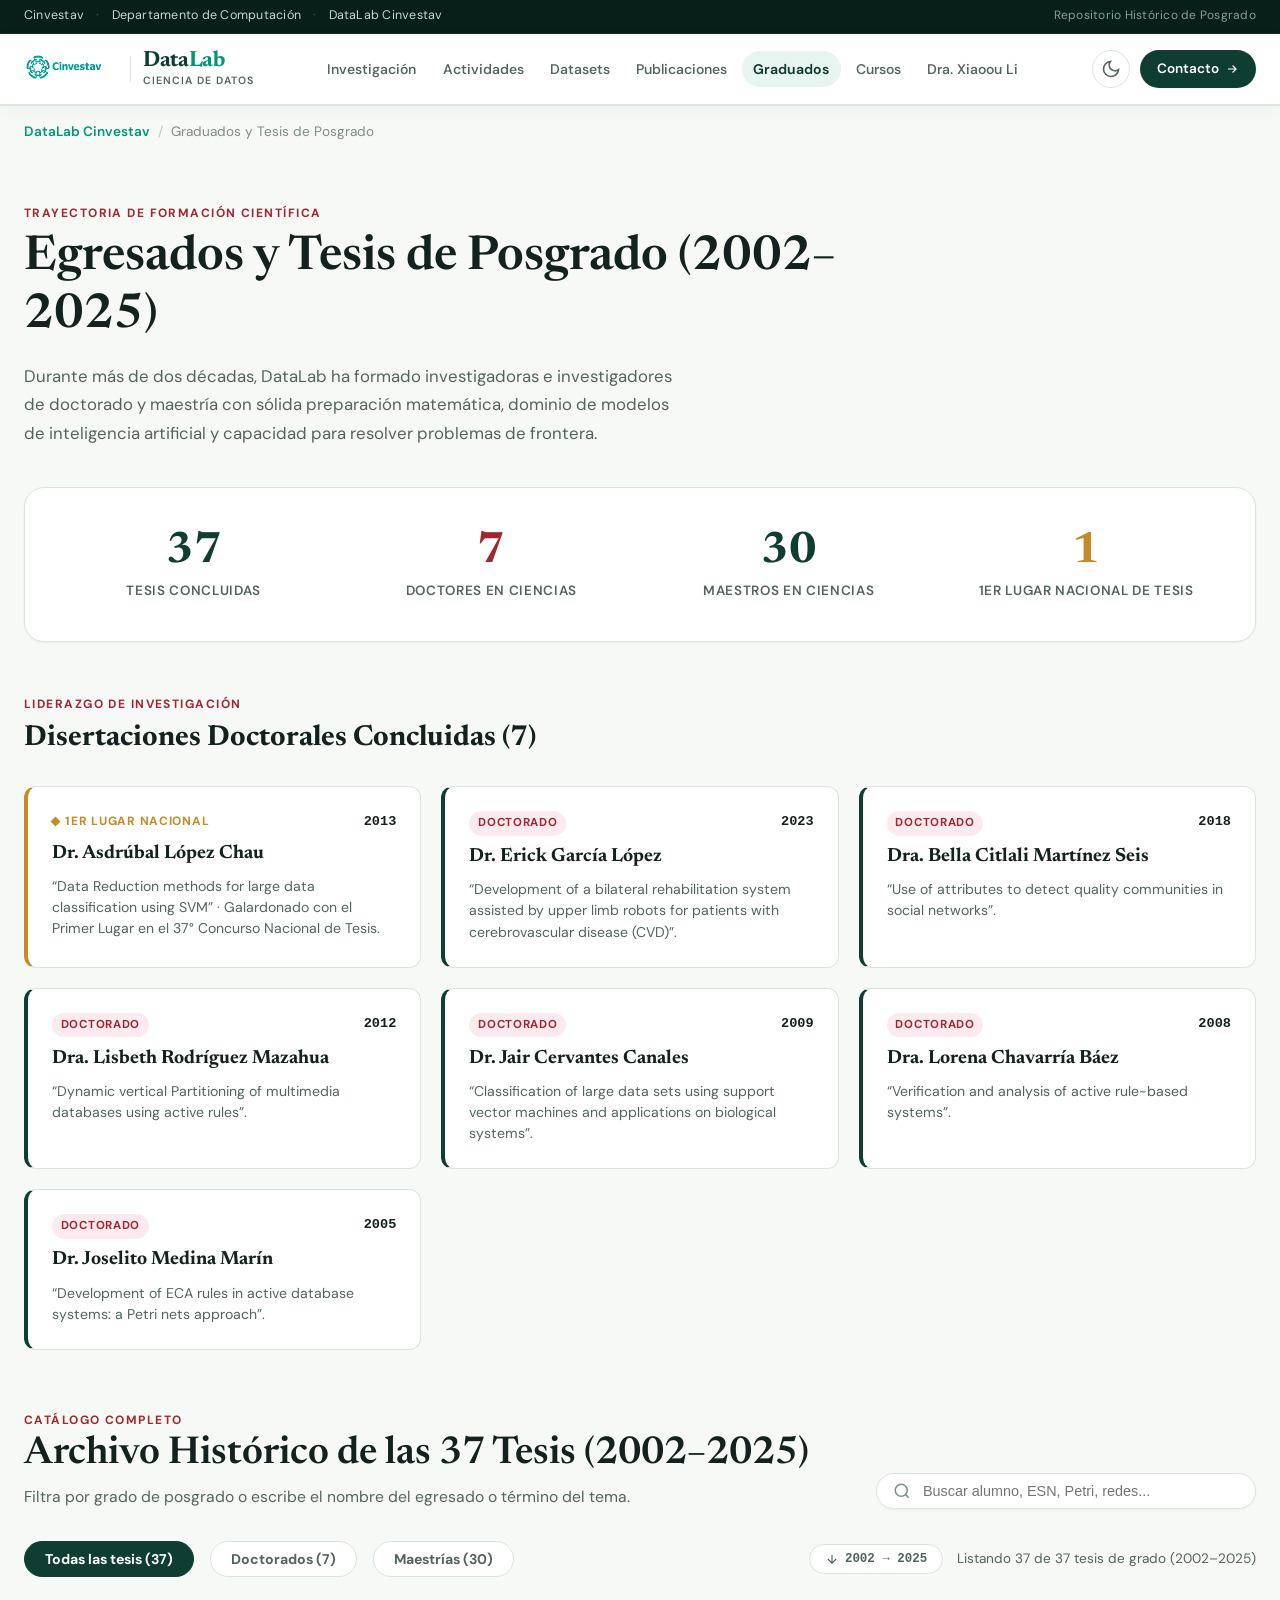
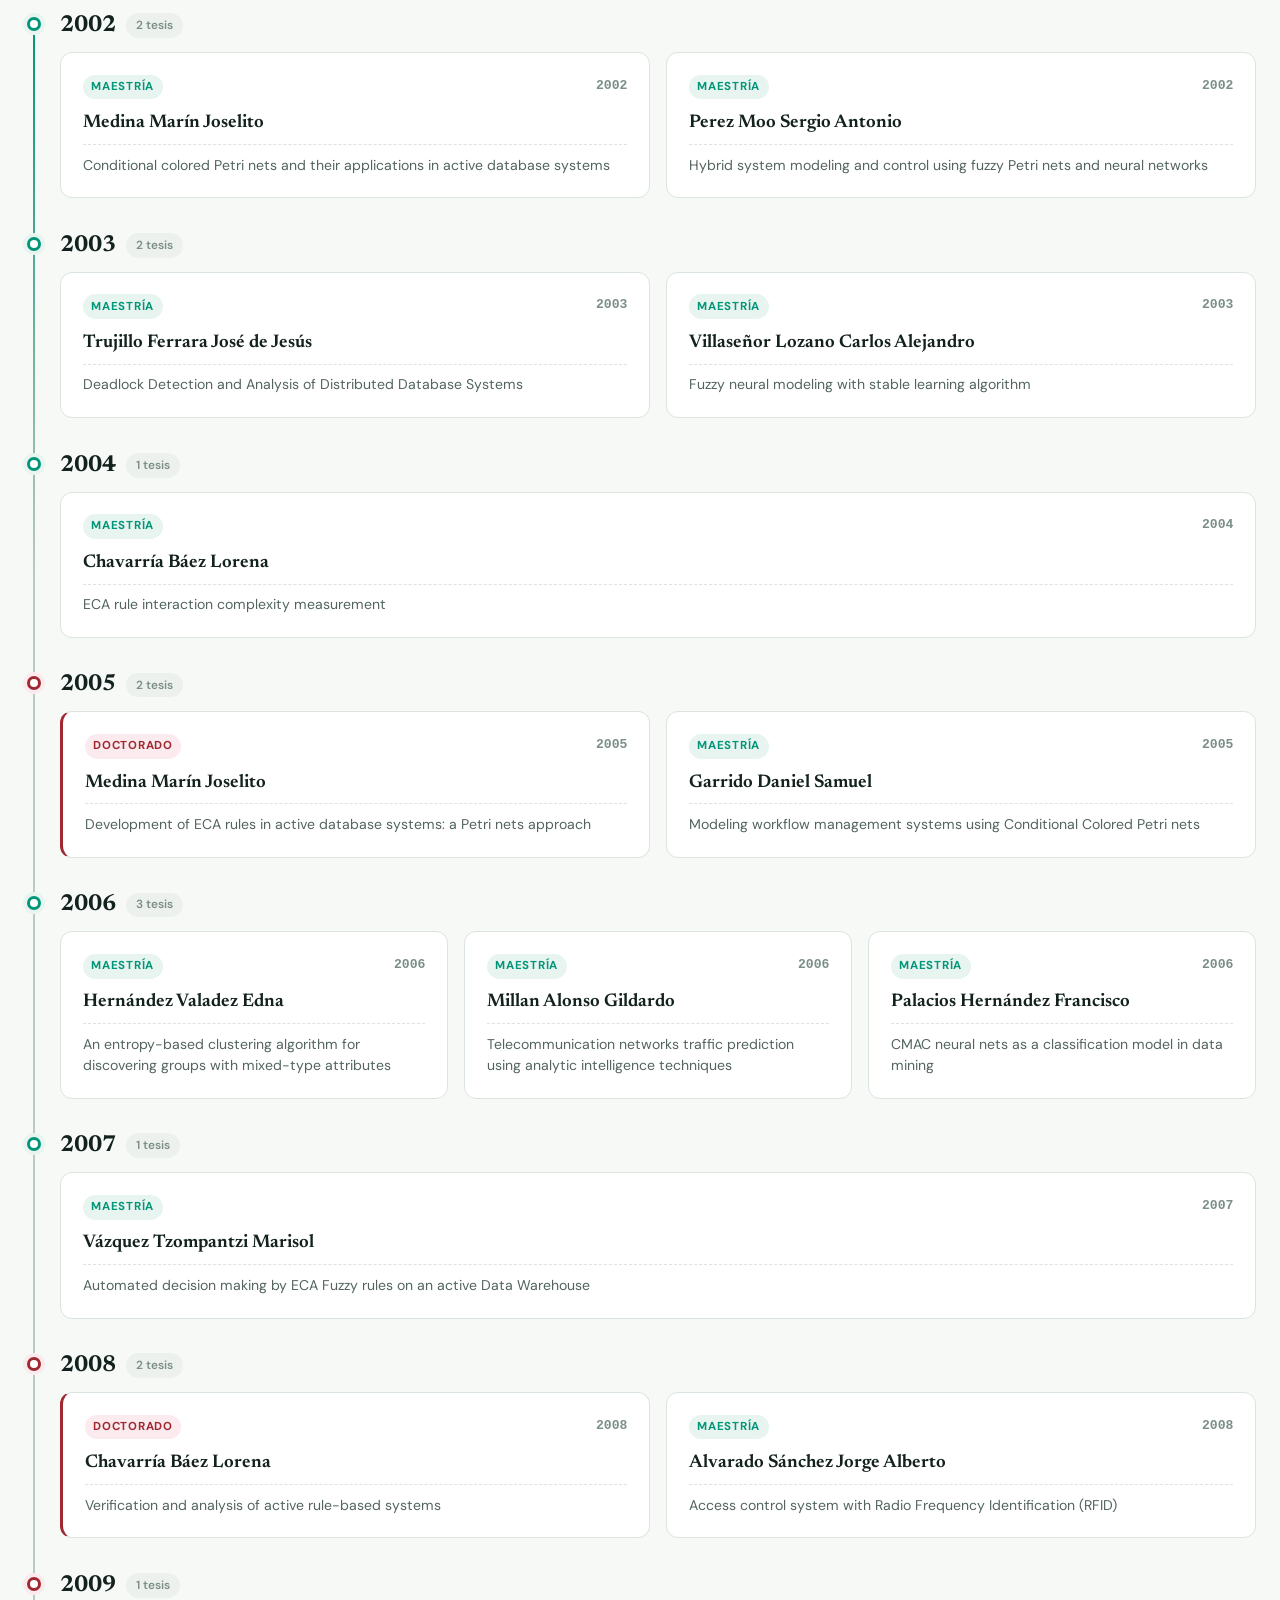
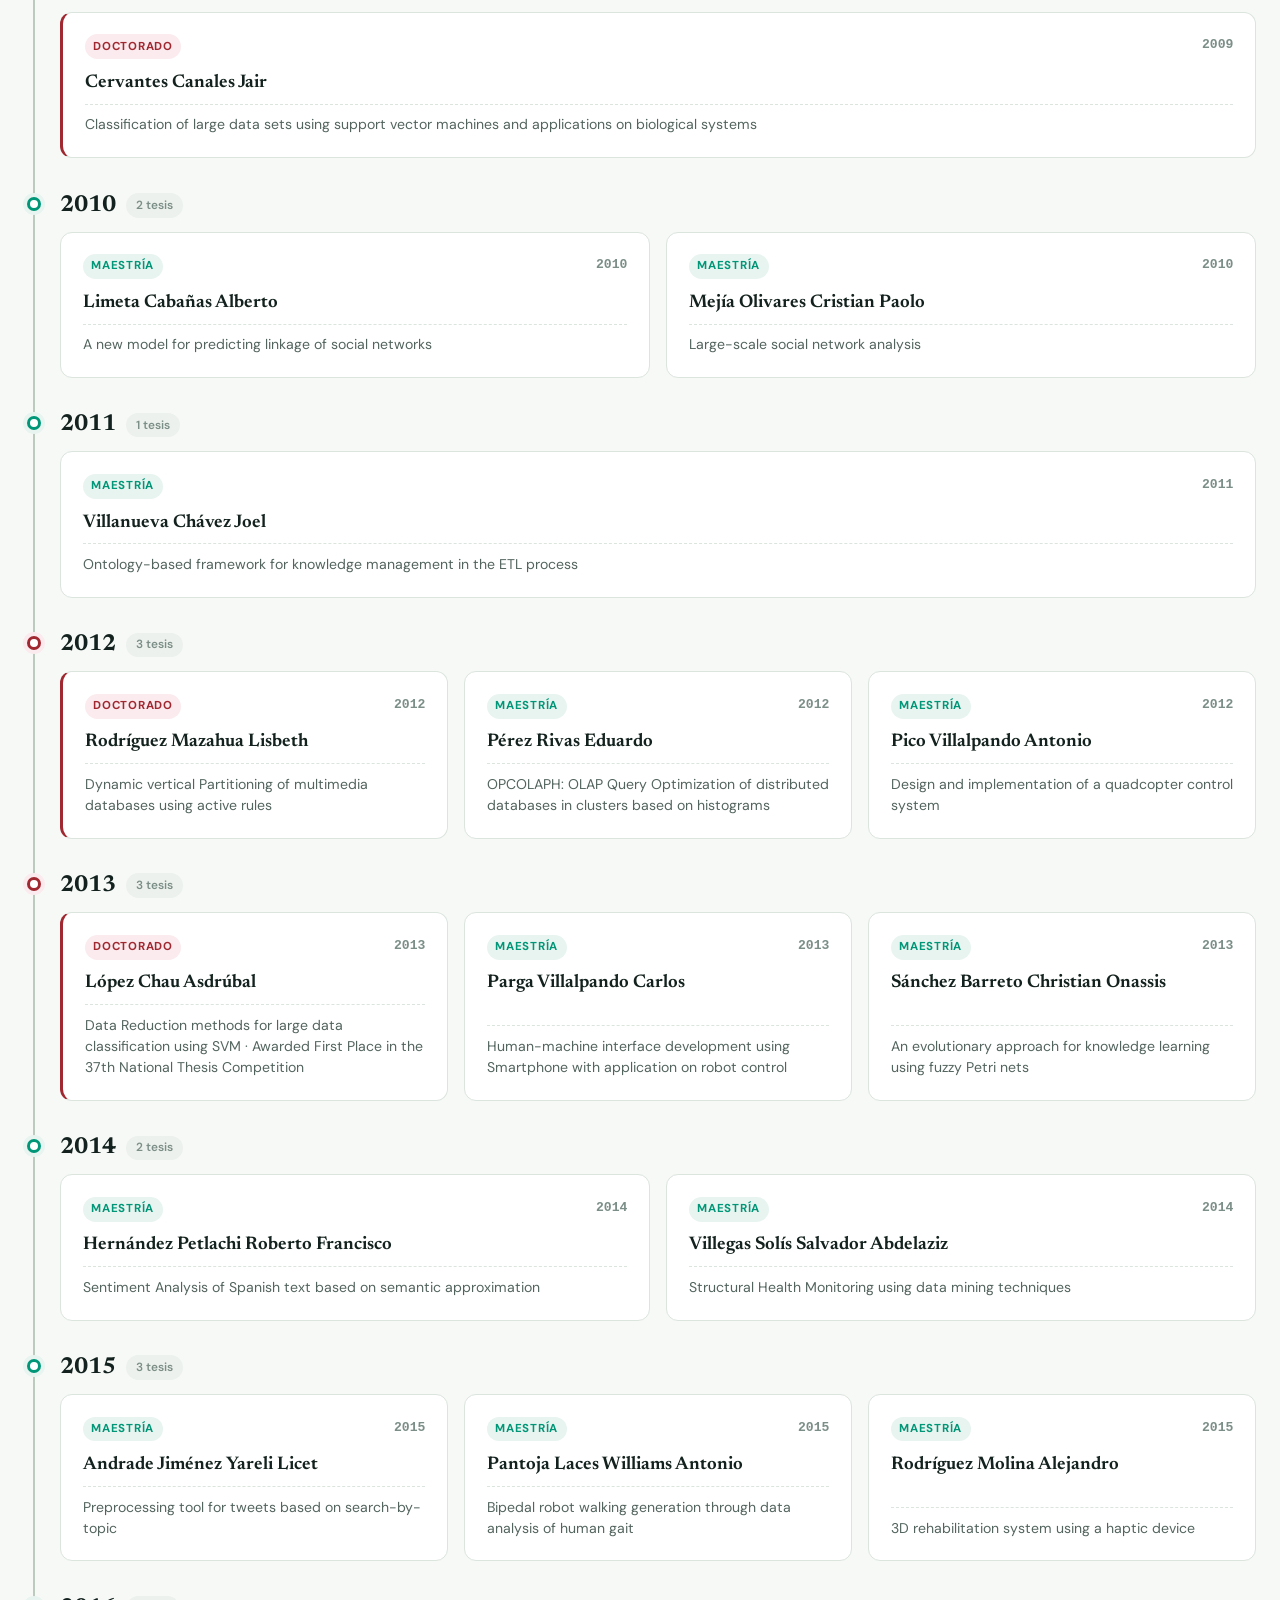
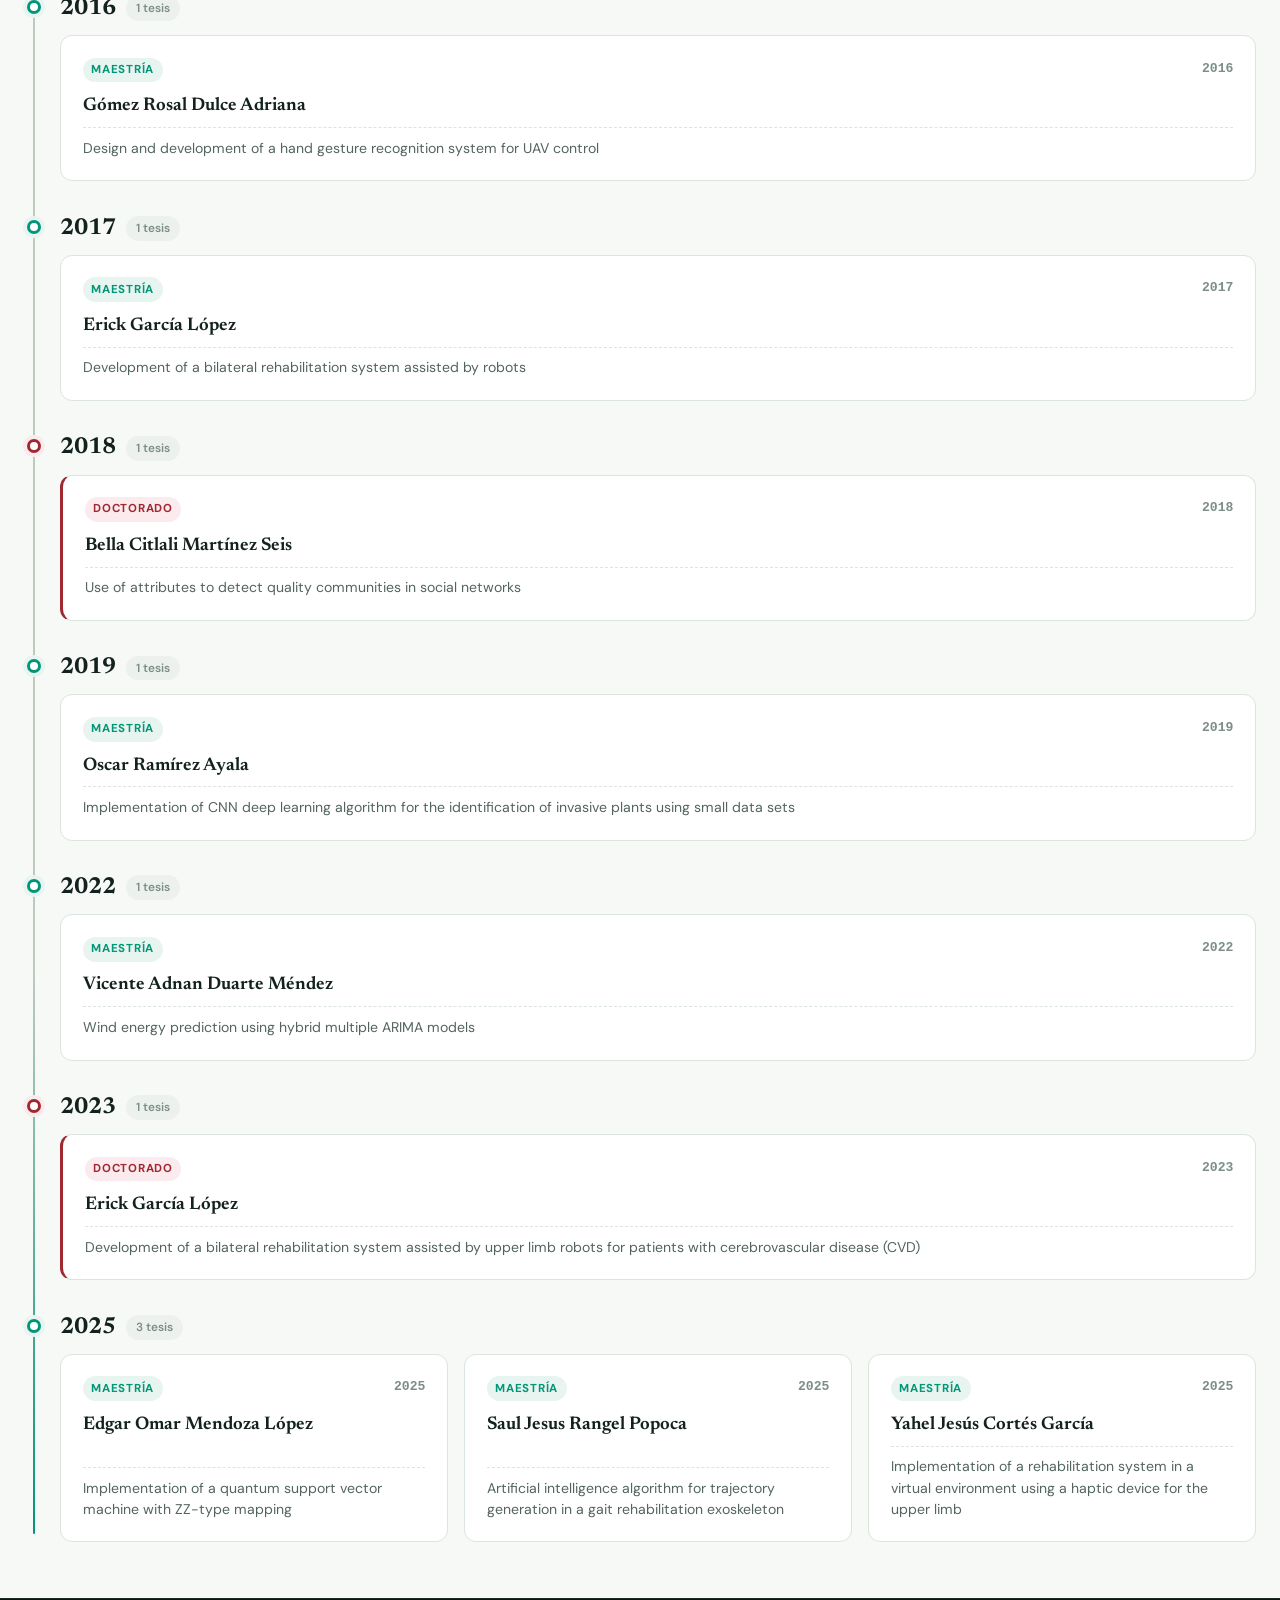
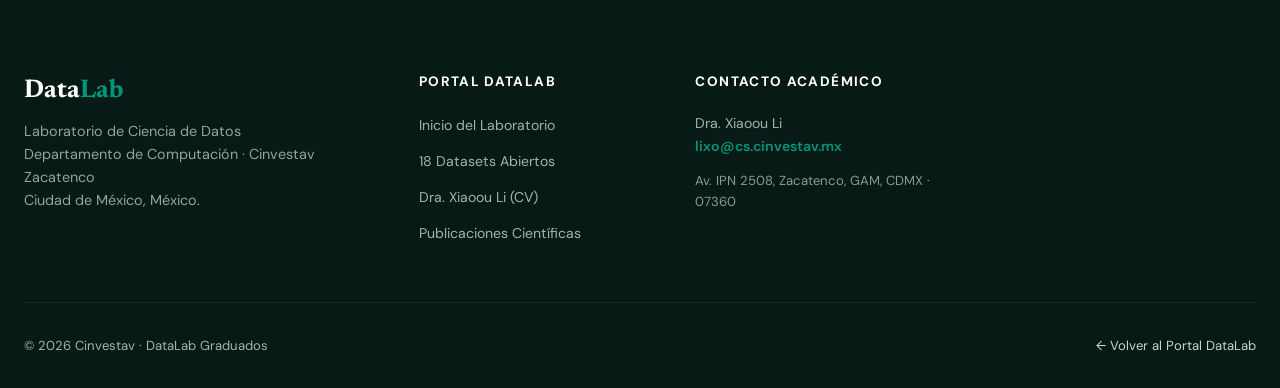
<file: graduados.html>
<!DOCTYPE html>
<html lang="es" data-theme="light">
<head>
  <meta charset="UTF-8">
  <meta name="viewport" content="width=device-width, initial-scale=1.0">
  <title>Graduados y Tesis de Posgrado · DataLab Cinvestav</title>
  <meta name="description" content="Directorio histórico de egresados y tesis de maestría y doctorado concluidas en DataLab, Departamento de Computación, Cinvestav (2002–2025).">
  <meta name="theme-color" content="#0f3d32">

  <link rel="icon" type="image/png" href="./cinvestav-logo.png">

  <!-- Tipografía Editorial -->
  <link rel="preconnect" href="https://fonts.googleapis.com">
  <link rel="preconnect" href="https://fonts.gstatic.com" crossorigin>
  <link href="https://fonts.googleapis.com/css2?family=DM+Sans:ital,opsz,wght@0,9..40,400;0,9..40,550;0,9..40,650;0,9..40,700;1,9..40,400&family=Newsreader:ital,opsz,wght@0,6..72,400;0,6..72,600;0,6..72,700;1,6..72,400;1,6..72,600&display=swap" rel="stylesheet">

  <link rel="stylesheet" href="./assets/css/style.css">
  <script src="./assets/js/app.js" defer></script>
</head>
<body>

  <!-- Barra Institucional -->
  <div class="institution-bar">
    <div class="container">
      <div style="display:flex; align-items:center; gap:1.2rem;">
        <a href="https://www.cinvestav.mx/" target="_blank" rel="noopener noreferrer">Cinvestav</a>
        <span style="opacity:0.4;">·</span>
        <a href="https://wwwcs.cs.cinvestav.mx/" target="_blank" rel="noopener noreferrer">Departamento de Computación</a>
        <span style="opacity:0.4;">·</span>
        <a href="index.html">DataLab Cinvestav</a>
      </div>
      <div>
        <span style="color:#7ca394; font-size:0.75rem;">Repositorio Histórico de Posgrado</span>
      </div>
    </div>
  </div>

  <!-- Header -->
  <header class="site-header">
    <div class="container">
      <nav class="site-nav" aria-label="Navegación principal">
        <a href="index.html" class="brand-wrapper" aria-label="DataLab Cinvestav Inicio">
          <img src="./cinvestav-logo.png" alt="Logo de Cinvestav" class="brand-logo-img" width="96" height="34">
          <span class="brand-divider" aria-hidden="true"></span>
          <div class="brand-identity">
            <span class="brand-title">Data<span class="accent">Lab</span></span>
            <span class="brand-subtitle">Ciencia de Datos</span>
          </div>
        </a>

        <ul class="nav-menu" id="nav-menu">
          <li class="nav-item-mobile-only"><a href="index.html" class="nav-link">Inicio</a></li>
          <li><a href="investigacion.html" class="nav-link">Investigación</a></li>
          <li><a href="actividades.html" class="nav-link">Actividades</a></li>
          <li><a href="datasets.html" class="nav-link">Datasets</a></li>
          <li><a href="publicaciones.html" class="nav-link">Publicaciones</a></li>
          <li><a href="graduados.html" class="nav-link active" aria-current="page">Graduados</a></li>
          <li><a href="cursos.html" class="nav-link">Cursos</a></li>
          <li><a href="dra-xiaoou-li.html" class="nav-link">Dra. Xiaoou Li</a></li>
          <li class="nav-item-mobile-only"><a href="contacto.html" class="nav-link">Contacto</a></li>
        </ul>

        <div class="nav-actions">
          <button type="button" class="btn-theme-toggle" id="theme-toggle-btn" aria-label="Cambiar tema">
            <!-- Inyectado por JS -->
          </button>
          <a href="contacto.html" class="btn-cta-contact">
            Contacto
            <svg width="14" height="14" viewBox="0 0 24 24" fill="none" stroke="currentColor" stroke-width="2"><path d="M5 12h14m-6-6 6 6-6 6"/></svg>
          </a>
          <button type="button" class="mobile-menu-btn" id="mobile-menu-btn" aria-label="Abrir menú" aria-expanded="false">
            <svg width="20" height="20" viewBox="0 0 24 24" fill="none" stroke="currentColor" stroke-width="2"><line x1="3" y1="12" x2="21" y2="12"/><line x1="3" y1="6" x2="21" y2="6"/><line x1="3" y1="18" x2="21" y2="18"/></svg>
          </button>
        </div>
      </nav>
    </div>
  </header>

  <main>
    <div class="container">
      <nav class="breadcrumb-bar" aria-label="Ruta de navegación">
        <a href="index.html">DataLab Cinvestav</a>
        <span class="breadcrumb-separator">/</span>
        <span>Graduados y Tesis de Posgrado</span>
      </nav>
    </div>

    <!-- Hero de Graduados -->
    <section class="container" style="padding: 2.5rem 0 3.5rem;">
      <div style="max-width:850px; margin-bottom:2.5rem;">
        <span class="section-eyebrow">Trayectoria de Formación Científica</span>
        <h1 class="section-title" style="font-size:clamp(2.2rem, 3.8vw, 3rem); margin:0.4rem 0 1rem;">
          Egresados y Tesis de Posgrado (2002–2025)
        </h1>
        <p class="section-desc" style="font-size:1.05rem; line-height:1.7;">
          Durante más de dos décadas, DataLab ha formado investigadoras e investigadores de doctorado y maestría con sólida preparación matemática, dominio de modelos de inteligencia artificial y capacidad para resolver problemas de frontera.
        </p>
      </div>

      <!-- Métricas Clave de Egresados -->
      <div class="stats-grid" style="background:var(--bg-surface); padding:2rem; border-radius:var(--radius-lg); border:1px solid var(--border-subtle); margin-bottom:3rem; box-shadow:var(--shadow-sm);">
        <div class="stat-item">
          <div class="stat-number">37</div>
          <div class="stat-label">Tesis Concluidas</div>
        </div>
        <div class="stat-item">
          <div class="stat-number" style="color:var(--color-brand-crimson);">7</div>
          <div class="stat-label">Doctores en Ciencias</div>
        </div>
        <div class="stat-item">
          <div class="stat-number">30</div>
          <div class="stat-label">Maestros en Ciencias</div>
        </div>
        <div class="stat-item">
          <div class="stat-number" style="color:var(--color-gold);">1</div>
          <div class="stat-label">1er Lugar Nacional de Tesis</div>
        </div>
      </div>

      <!-- Tesis Doctorales Destacadas -->
      <div style="margin-bottom:3.5rem;">
        <div class="section-header" style="margin-bottom:1.5rem;">
          <div>
            <span class="section-eyebrow">Liderazgo de Investigación</span>
            <h2 style="font-family:var(--font-serif); font-size:1.8rem;">Disertaciones Doctorales Concluidas (7)</h2>
          </div>
        </div>

        <div style="display:grid; grid-template-columns:repeat(auto-fit, minmax(320px, 1fr)); gap:1.25rem;">
          
          <div style="background:var(--bg-surface); border:1px solid var(--border-subtle); border-radius:var(--radius-md); padding:1.5rem; border-left:4px solid var(--color-gold);">
            <div style="display:flex; justify-content:space-between; margin-bottom:0.4rem; align-items:center;">
              <span style="display:inline-flex; align-items:center; gap:0.4rem; font-size:0.75rem; font-weight:700; color:var(--color-gold); text-transform:uppercase; letter-spacing:0.06em;">
                <span class="shape shape-diamond" style="background-color:var(--color-gold);"></span>
                1er Lugar Nacional
              </span>
              <span style="font-family:var(--font-mono); font-size:0.85rem; font-weight:700;">2013</span>
            </div>
            <h3 style="font-family:var(--font-serif); font-size:1.2rem; color:var(--text-main); margin-bottom:0.4rem;">Dr. Asdrúbal López Chau</h3>
            <p style="font-size:0.88rem; color:var(--text-muted); line-height:1.5;">
              “Data Reduction methods for large data classification using SVM” · Galardonado con el Primer Lugar en el 37° Concurso Nacional de Tesis.
            </p>
          </div>

          <div style="background:var(--bg-surface); border:1px solid var(--border-subtle); border-radius:var(--radius-md); padding:1.5rem; border-left:4px solid var(--color-brand-primary);">
            <div style="display:flex; justify-content:space-between; margin-bottom:0.4rem;">
              <span class="thesis-degree-pill phd">Doctorado</span>
              <span style="font-family:var(--font-mono); font-size:0.85rem; font-weight:700;">2023</span>
            </div>
            <h3 style="font-family:var(--font-serif); font-size:1.2rem; color:var(--text-main); margin-bottom:0.4rem;">Dr. Erick García López</h3>
            <p style="font-size:0.88rem; color:var(--text-muted); line-height:1.5;">
              “Development of a bilateral rehabilitation system assisted by upper limb robots for patients with cerebrovascular disease (CVD)”.
            </p>
          </div>

          <div style="background:var(--bg-surface); border:1px solid var(--border-subtle); border-radius:var(--radius-md); padding:1.5rem; border-left:4px solid var(--color-brand-primary);">
            <div style="display:flex; justify-content:space-between; margin-bottom:0.4rem;">
              <span class="thesis-degree-pill phd">Doctorado</span>
              <span style="font-family:var(--font-mono); font-size:0.85rem; font-weight:700;">2018</span>
            </div>
            <h3 style="font-family:var(--font-serif); font-size:1.2rem; color:var(--text-main); margin-bottom:0.4rem;">Dra. Bella Citlali Martínez Seis</h3>
            <p style="font-size:0.88rem; color:var(--text-muted); line-height:1.5;">
              “Use of attributes to detect quality communities in social networks”.
            </p>
          </div>

          <div style="background:var(--bg-surface); border:1px solid var(--border-subtle); border-radius:var(--radius-md); padding:1.5rem; border-left:4px solid var(--color-brand-primary);">
            <div style="display:flex; justify-content:space-between; margin-bottom:0.4rem;">
              <span class="thesis-degree-pill phd">Doctorado</span>
              <span style="font-family:var(--font-mono); font-size:0.85rem; font-weight:700;">2012</span>
            </div>
            <h3 style="font-family:var(--font-serif); font-size:1.2rem; color:var(--text-main); margin-bottom:0.4rem;">Dra. Lisbeth Rodríguez Mazahua</h3>
            <p style="font-size:0.88rem; color:var(--text-muted); line-height:1.5;">
              “Dynamic vertical Partitioning of multimedia databases using active rules”.
            </p>
          </div>

          <div style="background:var(--bg-surface); border:1px solid var(--border-subtle); border-radius:var(--radius-md); padding:1.5rem; border-left:4px solid var(--color-brand-primary);">
            <div style="display:flex; justify-content:space-between; margin-bottom:0.4rem;">
              <span class="thesis-degree-pill phd">Doctorado</span>
              <span style="font-family:var(--font-mono); font-size:0.85rem; font-weight:700;">2009</span>
            </div>
            <h3 style="font-family:var(--font-serif); font-size:1.2rem; color:var(--text-main); margin-bottom:0.4rem;">Dr. Jair Cervantes Canales</h3>
            <p style="font-size:0.88rem; color:var(--text-muted); line-height:1.5;">
              “Classification of large data sets using support vector machines and applications on biological systems”.
            </p>
          </div>

          <div style="background:var(--bg-surface); border:1px solid var(--border-subtle); border-radius:var(--radius-md); padding:1.5rem; border-left:4px solid var(--color-brand-primary);">
            <div style="display:flex; justify-content:space-between; margin-bottom:0.4rem;">
              <span class="thesis-degree-pill phd">Doctorado</span>
              <span style="font-family:var(--font-mono); font-size:0.85rem; font-weight:700;">2008</span>
            </div>
            <h3 style="font-family:var(--font-serif); font-size:1.2rem; color:var(--text-main); margin-bottom:0.4rem;">Dra. Lorena Chavarría Báez</h3>
            <p style="font-size:0.88rem; color:var(--text-muted); line-height:1.5;">
              “Verification and analysis of active rule-based systems”.
            </p>
          </div>

          <div style="background:var(--bg-surface); border:1px solid var(--border-subtle); border-radius:var(--radius-md); padding:1.5rem; border-left:4px solid var(--color-brand-primary);">
            <div style="display:flex; justify-content:space-between; margin-bottom:0.4rem;">
              <span class="thesis-degree-pill phd">Doctorado</span>
              <span style="font-family:var(--font-mono); font-size:0.85rem; font-weight:700;">2005</span>
            </div>
            <h3 style="font-family:var(--font-serif); font-size:1.2rem; color:var(--text-main); margin-bottom:0.4rem;">Dr. Joselito Medina Marín</h3>
            <p style="font-size:0.88rem; color:var(--text-muted); line-height:1.5;">
              “Development of ECA rules in active database systems: a Petri nets approach”.
            </p>
          </div>

        </div>
      </div>

      <!-- Buscador y Filtro General de las 37 Tesis -->
      <div>
        <div class="section-header">
          <div>
            <span class="section-eyebrow">Catálogo Completo</span>
            <h2 class="section-title">Archivo Histórico de las 37 Tesis (2002–2025)</h2>
            <p class="section-desc">Filtra por grado de posgrado o escribe el nombre del egresado o término del tema.</p>
          </div>

          <div class="search-filter-box">
            <svg width="18" height="18" viewBox="0 0 24 24" fill="none" stroke="currentColor" stroke-width="2"><circle cx="11" cy="11" r="8"/><line x1="21" y1="21" x2="16.65" y2="16.65"/></svg>
            <input type="text" id="thesis-search-input" placeholder="Buscar alumno, ESN, Petri, redes..." aria-label="Buscar tesis">
          </div>
        </div>

        <div class="theses-stats-header">
          <button type="button" class="btn-degree-toggle active" data-degree="all" aria-pressed="true">Todas las tesis (37)</button>
          <button type="button" class="btn-degree-toggle" data-degree="phd" aria-pressed="false">Doctorados (7)</button>
          <button type="button" class="btn-degree-toggle" data-degree="masters" aria-pressed="false">Maestrías (30)</button>
          <div class="theses-meta-controls">
            <button type="button" class="btn-sort-order" id="theses-sort-btn" aria-label="Cambiar orden cronológico">
              <svg width="14" height="14" viewBox="0 0 24 24" fill="none" stroke="currentColor" stroke-width="2"><path d="M12 5v14M5 12l7 7 7-7"/></svg>
              <span>2002 → 2025</span>
            </button>
            <span id="theses-counter" class="theses-counter-text"></span>
          </div>
        </div>

        <!-- Timeline dinámico inyectado por app.js -->
        <div class="theses-timeline-shell" id="theses-grid-container"></div>
      </div>

    </section>

  </main>

  <!-- Footer -->
  <footer class="site-footer">
    <div class="container">
      <div class="footer-grid">
        <div class="footer-brand">
          <h3>Data<span style="color:var(--color-brand-accent);">Lab</span></h3>
          <p>
            Laboratorio de Ciencia de Datos<br>
            Departamento de Computación · Cinvestav Zacatenco<br>
            Ciudad de México, México.
          </p>
        </div>
        <div class="footer-col">
          <h4>Portal DataLab</h4>
          <ul class="footer-links-list">
            <li><a href="index.html">Inicio del Laboratorio</a></li>
            <li><a href="datasets.html">18 Datasets Abiertos</a></li>
            <li><a href="dra-xiaoou-li.html">Dra. Xiaoou Li (CV)</a></li>
            <li><a href="index.html#publicaciones">Publicaciones Científicas</a></li>
          </ul>
        </div>
        <div class="footer-col">
          <h4>Contacto Académico</h4>
          <p style="font-size:0.88rem; line-height:1.6; margin-bottom:0.8rem;">
            Dra. Xiaoou Li<br>
            <a href="mailto:lixo@cs.cinvestav.mx" style="color:var(--color-brand-accent); font-weight:600;">lixo@cs.cinvestav.mx</a>
          </p>
          <p style="font-size:0.82rem; color:#859e95;">
            Av. IPN 2508, Zacatenco, GAM, CDMX · 07360
          </p>
        </div>
      </div>
      <div class="footer-bottom">
        <div>© 2026 Cinvestav · DataLab Graduados</div>
        <div><a href="index.html">← Volver al Portal DataLab</a></div>
      </div>
    </div>
  </footer>

</body>
</html>
</file>
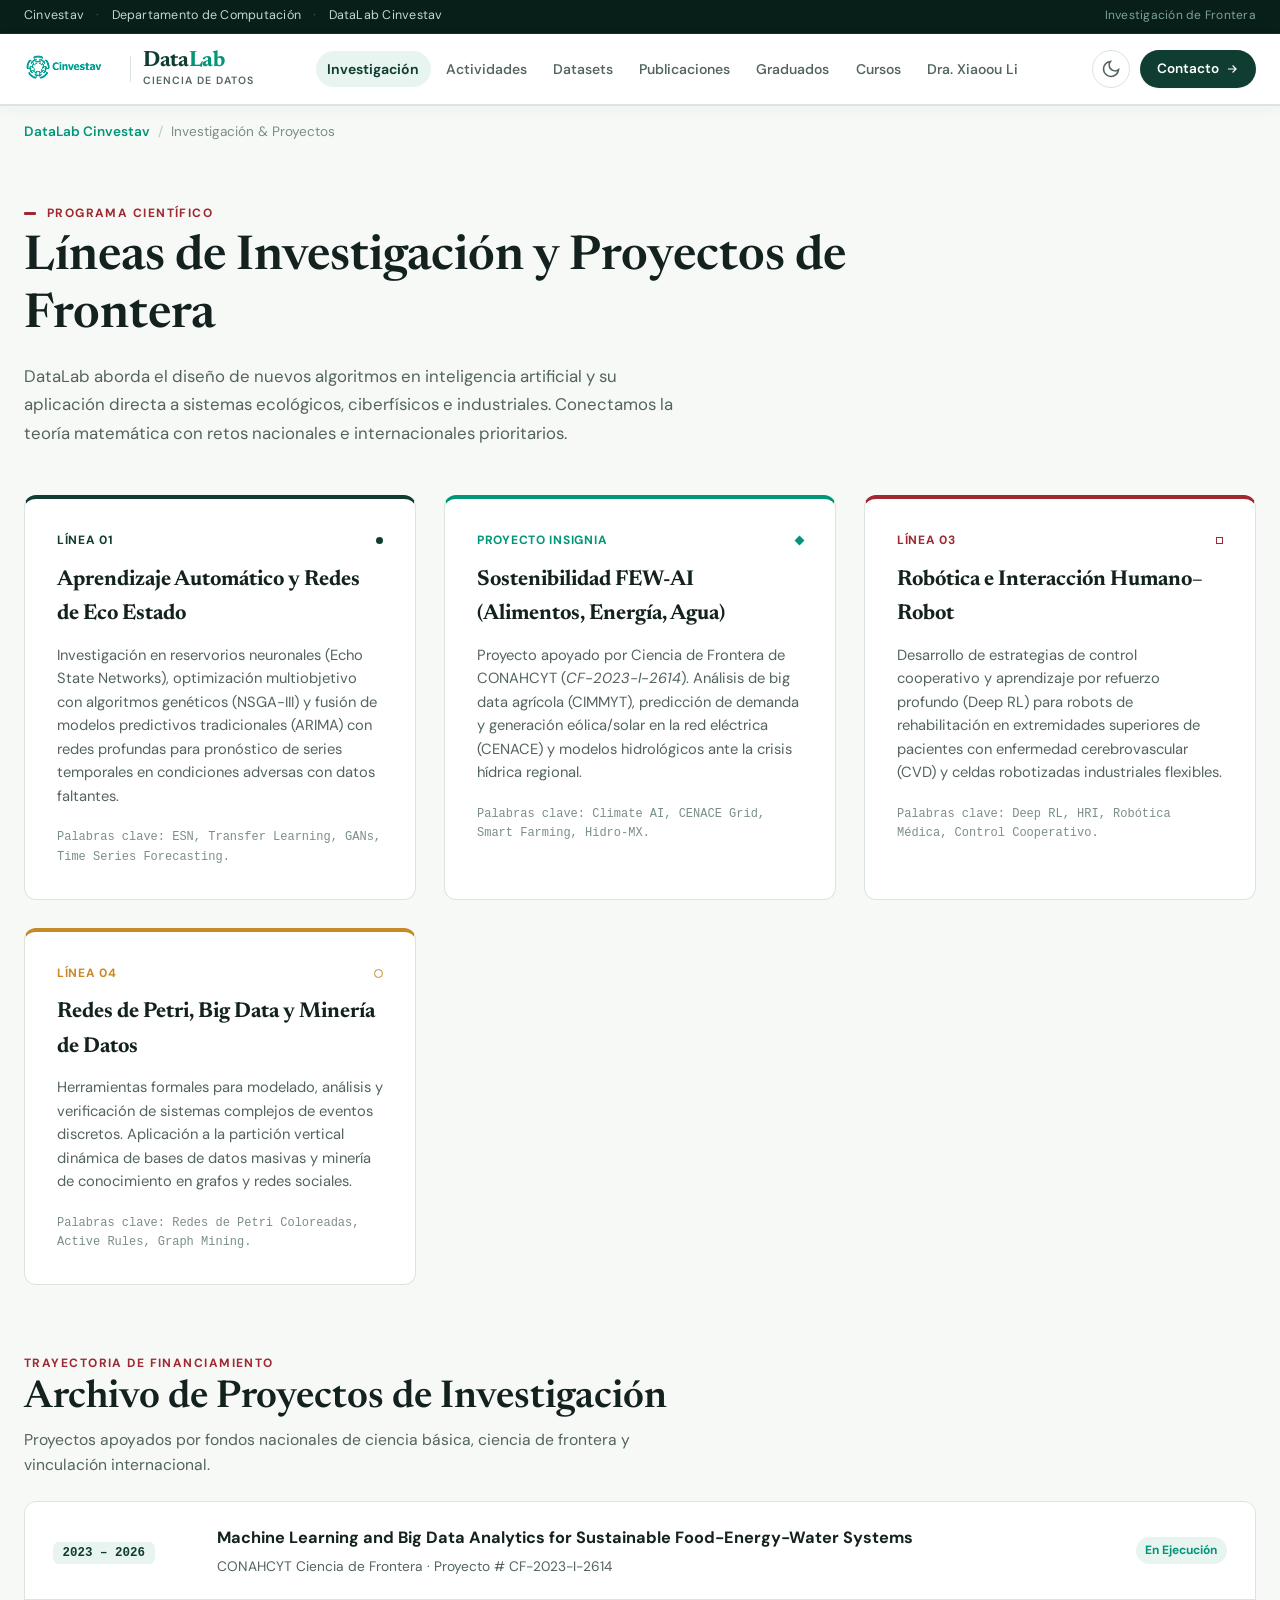
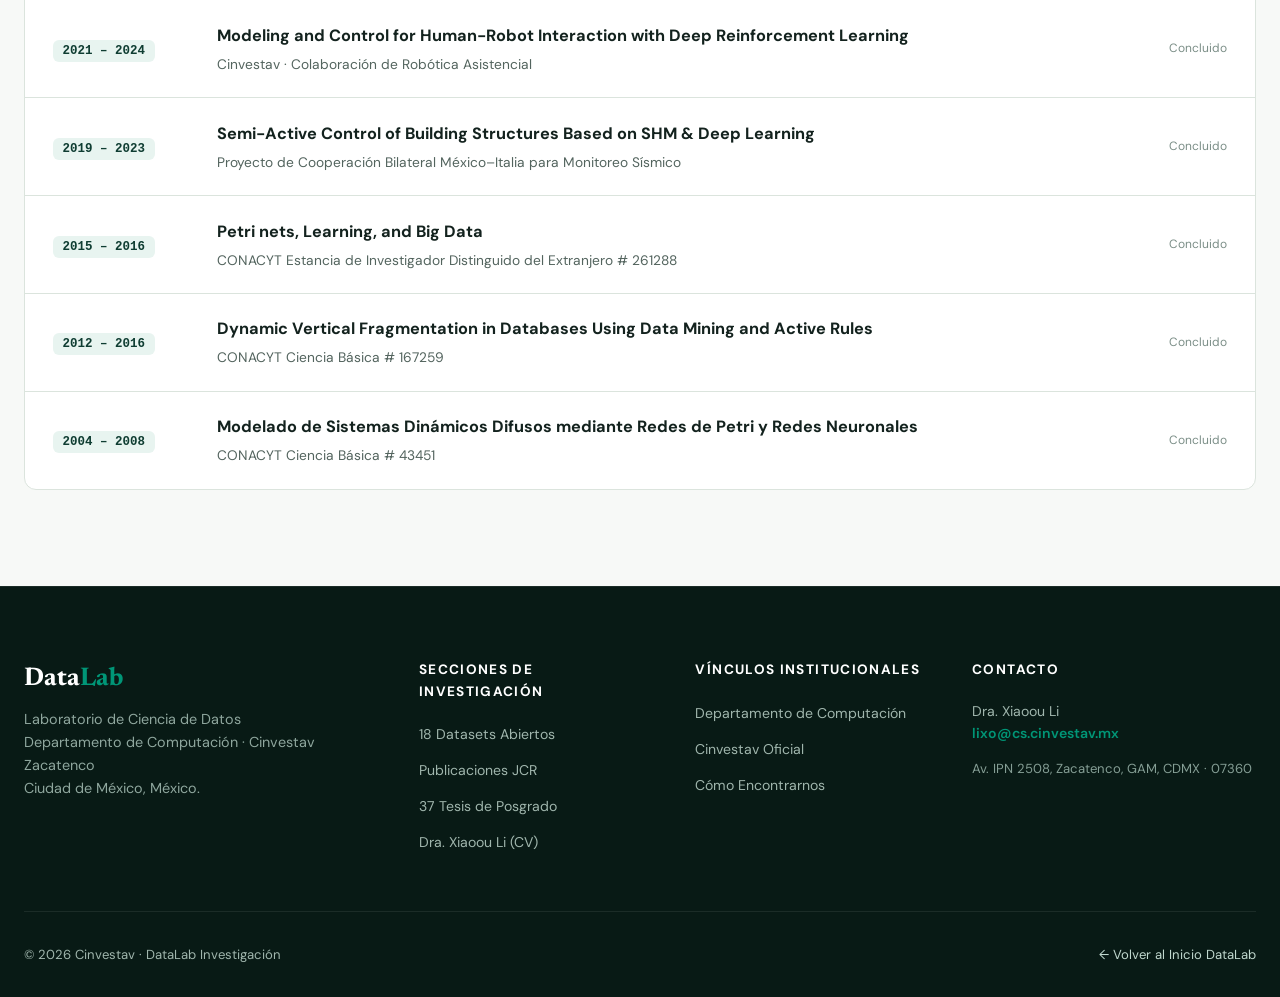
<file: investigacion.html>
<!DOCTYPE html>
<html lang="es" data-theme="light">
<head>
  <meta charset="UTF-8">
  <meta name="viewport" content="width=device-width, initial-scale=1.0">
  <title>Investigación & Proyectos · DataLab Cinvestav</title>
  <meta name="description" content="Líneas de investigación y proyectos de frontera en IA, aprendizaje automático, FEW-AI y robótica en el Departamento de Computación de Cinvestav.">
  <meta name="theme-color" content="#0f3d32">

  <link rel="icon" type="image/png" href="./cinvestav-logo.png">

  <!-- Tipografía Editorial -->
  <link rel="preconnect" href="https://fonts.googleapis.com">
  <link rel="preconnect" href="https://fonts.gstatic.com" crossorigin>
  <link href="https://fonts.googleapis.com/css2?family=DM+Sans:ital,opsz,wght@0,9..40,400;0,9..40,550;0,9..40,650;0,9..40,700;1,9..40,400&family=Newsreader:ital,opsz,wght@0,6..72,400;0,6..72,600;0,6..72,700;1,6..72,400;1,6..72,600&display=swap" rel="stylesheet">

  <link rel="stylesheet" href="./assets/css/style.css">
  <script src="./assets/js/app.js" defer></script>
</head>
<body>

  <!-- Barra Institucional -->
  <div class="institution-bar">
    <div class="container">
      <div style="display:flex; align-items:center; gap:1.2rem;">
        <a href="https://www.cinvestav.mx/" target="_blank" rel="noopener noreferrer">Cinvestav</a>
        <span style="opacity:0.4;">·</span>
        <a href="https://wwwcs.cs.cinvestav.mx/" target="_blank" rel="noopener noreferrer">Departamento de Computación</a>
        <span style="opacity:0.4;">·</span>
        <a href="index.html">DataLab Cinvestav</a>
      </div>
      <div>
        <span style="color:#7ca394; font-size:0.75rem;">Investigación de Frontera</span>
      </div>
    </div>
  </div>

  <!-- Header -->
  <header class="site-header">
    <div class="container">
      <nav class="site-nav" aria-label="Navegación principal">
        <a href="index.html" class="brand-wrapper" aria-label="DataLab Cinvestav Inicio">
          <img src="./cinvestav-logo.png" alt="Logo de Cinvestav" class="brand-logo-img" width="96" height="34">
          <span class="brand-divider" aria-hidden="true"></span>
          <div class="brand-identity">
            <span class="brand-title">Data<span class="accent">Lab</span></span>
            <span class="brand-subtitle">Ciencia de Datos</span>
          </div>
        </a>

        <ul class="nav-menu" id="nav-menu">
          <li class="nav-item-mobile-only"><a href="index.html" class="nav-link">Inicio</a></li>
          <li><a href="investigacion.html" class="nav-link active" aria-current="page">Investigación</a></li>
          <li><a href="actividades.html" class="nav-link">Actividades</a></li>
          <li><a href="datasets.html" class="nav-link">Datasets</a></li>
          <li><a href="publicaciones.html" class="nav-link">Publicaciones</a></li>
          <li><a href="graduados.html" class="nav-link">Graduados</a></li>
          <li><a href="cursos.html" class="nav-link">Cursos</a></li>
          <li><a href="dra-xiaoou-li.html" class="nav-link">Dra. Xiaoou Li</a></li>
          <li class="nav-item-mobile-only"><a href="contacto.html" class="nav-link">Contacto</a></li>
        </ul>

        <div class="nav-actions">
          <button type="button" class="btn-theme-toggle" id="theme-toggle-btn" aria-label="Cambiar tema">
            <!-- Inyectado por JS -->
          </button>
          <a href="contacto.html" class="btn-cta-contact">
            Contacto
            <svg width="14" height="14" viewBox="0 0 24 24" fill="none" stroke="currentColor" stroke-width="2"><path d="M5 12h14m-6-6 6 6-6 6"/></svg>
          </a>
          <button type="button" class="mobile-menu-btn" id="mobile-menu-btn" aria-label="Abrir menú" aria-expanded="false">
            <svg width="20" height="20" viewBox="0 0 24 24" fill="none" stroke="currentColor" stroke-width="2"><line x1="3" y1="12" x2="21" y2="12"/><line x1="3" y1="6" x2="21" y2="6"/><line x1="3" y1="18" x2="21" y2="18"/></svg>
          </button>
        </div>
      </nav>
    </div>
  </header>

  <main>
    <div class="container">
      <nav class="breadcrumb-bar" aria-label="Ruta de navegación">
        <a href="index.html">DataLab Cinvestav</a>
        <span class="breadcrumb-separator">/</span>
        <span>Investigación & Proyectos</span>
      </nav>
    </div>

    <!-- Hero de Investigación -->
    <section class="container" style="padding: 2.5rem 0 3.5rem;">
      <div style="max-width:860px; margin-bottom:3rem;">
        <span class="section-eyebrow">
          <span class="shape shape-bar" style="margin-right:0.4rem; background-color:var(--color-brand-crimson);"></span>
          Programa Científico
        </span>
        <h1 class="section-title" style="font-size:clamp(2.2rem, 3.8vw, 3rem); margin:0.4rem 0 1rem;">
          Líneas de Investigación y Proyectos de Frontera
        </h1>
        <p class="section-desc" style="font-size:1.05rem; line-height:1.7;">
          DataLab aborda el diseño de nuevos algoritmos en inteligencia artificial y su aplicación directa a sistemas ecológicos, ciberfísicos e industriales. Conectamos la teoría matemática con retos nacionales e internacionales prioritarios.
        </p>
      </div>

      <!-- Cuatro Ejes Fundamentales -->
      <div style="display:grid; grid-template-columns:repeat(auto-fit, minmax(320px, 1fr)); gap:1.75rem; margin-bottom:4rem;">
        
        <article style="background:var(--bg-surface); border:1px solid var(--border-subtle); border-radius:var(--radius-md); padding:2rem; border-top:4px solid var(--color-brand-primary);">
          <div style="display:flex; justify-content:space-between; align-items:center; margin-bottom:0.75rem;">
            <span style="font-size:0.75rem; text-transform:uppercase; font-weight:700; color:var(--color-brand-primary); letter-spacing:0.06em;">Línea 01</span>
            <span class="shape shape-dot" style="color:var(--color-brand-primary);"></span>
          </div>
          <h2 style="font-family:var(--font-serif); font-size:1.35rem; margin-bottom:0.75rem;">Aprendizaje Automático y Redes de Eco Estado</h2>
          <p style="font-size:0.92rem; color:var(--text-muted); line-height:1.6; margin-bottom:1.25rem;">
            Investigación en reservorios neuronales (Echo State Networks), optimización multiobjetivo con algoritmos genéticos (NSGA-III) y fusión de modelos predictivos tradicionales (ARIMA) con redes profundas para pronóstico de series temporales en condiciones adversas con datos faltantes.
          </p>
          <div style="font-family:var(--font-mono); font-size:0.75rem; color:var(--text-faint);">
            Palabras clave: ESN, Transfer Learning, GANs, Time Series Forecasting.
          </div>
        </article>

        <article id="few-ai" style="background:var(--bg-surface); border:1px solid var(--border-subtle); border-radius:var(--radius-md); padding:2rem; border-top:4px solid var(--color-brand-accent);">
          <div style="display:flex; justify-content:space-between; align-items:center; margin-bottom:0.75rem;">
            <span style="font-size:0.75rem; text-transform:uppercase; font-weight:700; color:var(--color-brand-accent); letter-spacing:0.06em;">Proyecto Insignia</span>
            <span class="shape shape-diamond" style="color:var(--color-brand-accent);"></span>
          </div>
          <h2 style="font-family:var(--font-serif); font-size:1.35rem; margin-bottom:0.75rem;">Sostenibilidad FEW-AI (Alimentos, Energía, Agua)</h2>
          <p style="font-size:0.92rem; color:var(--text-muted); line-height:1.6; margin-bottom:1.25rem;">
            Proyecto apoyado por Ciencia de Frontera de CONAHCYT (<em>CF-2023-I-2614</em>). Análisis de big data agrícola (CIMMYT), predicción de demanda y generación eólica/solar en la red eléctrica (CENACE) y modelos hidrológicos ante la crisis hídrica regional.
          </p>
          <div style="font-family:var(--font-mono); font-size:0.75rem; color:var(--text-faint);">
            Palabras clave: Climate AI, CENACE Grid, Smart Farming, Hidro-MX.
          </div>
        </article>

        <article style="background:var(--bg-surface); border:1px solid var(--border-subtle); border-radius:var(--radius-md); padding:2rem; border-top:4px solid var(--color-brand-crimson);">
          <div style="display:flex; justify-content:space-between; align-items:center; margin-bottom:0.75rem;">
            <span style="font-size:0.75rem; text-transform:uppercase; font-weight:700; color:var(--color-brand-crimson); letter-spacing:0.06em;">Línea 03</span>
            <span class="shape shape-square" style="color:var(--color-brand-crimson);"></span>
          </div>
          <h2 style="font-family:var(--font-serif); font-size:1.35rem; margin-bottom:0.75rem;">Robótica e Interacción Humano–Robot</h2>
          <p style="font-size:0.92rem; color:var(--text-muted); line-height:1.6; margin-bottom:1.25rem;">
            Desarrollo de estrategias de control cooperativo y aprendizaje por refuerzo profundo (Deep RL) para robots de rehabilitación en extremidades superiores de pacientes con enfermedad cerebrovascular (CVD) y celdas robotizadas industriales flexibles.
          </p>
          <div style="font-family:var(--font-mono); font-size:0.75rem; color:var(--text-faint);">
            Palabras clave: Deep RL, HRI, Robótica Médica, Control Cooperativo.
          </div>
        </article>

        <article style="background:var(--bg-surface); border:1px solid var(--border-subtle); border-radius:var(--radius-md); padding:2rem; border-top:4px solid var(--color-gold);">
          <div style="display:flex; justify-content:space-between; align-items:center; margin-bottom:0.75rem;">
            <span style="font-size:0.75rem; text-transform:uppercase; font-weight:700; color:var(--color-gold); letter-spacing:0.06em;">Línea 04</span>
            <span class="shape shape-ring" style="color:var(--color-gold);"></span>
          </div>
          <h2 style="font-family:var(--font-serif); font-size:1.35rem; margin-bottom:0.75rem;">Redes de Petri, Big Data y Minería de Datos</h2>
          <p style="font-size:0.92rem; color:var(--text-muted); line-height:1.6; margin-bottom:1.25rem;">
            Herramientas formales para modelado, análisis y verificación de sistemas complejos de eventos discretos. Aplicación a la partición vertical dinámica de bases de datos masivas y minería de conocimiento en grafos y redes sociales.
          </p>
          <div style="font-family:var(--font-mono); font-size:0.75rem; color:var(--text-faint);">
            Palabras clave: Redes de Petri Coloreadas, Active Rules, Graph Mining.
          </div>
        </article>

      </div>

      <!-- Historial de Proyectos Financiados -->
      <div>
        <div class="section-header" style="margin-bottom:1.5rem;">
          <div>
            <span class="section-eyebrow">Trayectoria de Financiamiento</span>
            <h2 class="section-title">Archivo de Proyectos de Investigación</h2>
            <p class="section-desc">Proyectos apoyados por fondos nacionales de ciencia básica, ciencia de frontera y vinculación internacional.</p>
          </div>
        </div>

        <div class="projects-table-card">
          
          <div class="projects-list-item">
            <div><span class="project-funding-badge">2023 – 2026</span></div>
            <div>
              <strong style="color:var(--text-main); font-size:1.02rem;">Machine Learning and Big Data Analytics for Sustainable Food-Energy-Water Systems</strong>
              <p style="font-size:0.86rem; color:var(--text-muted); margin-top:0.25rem;">CONAHCYT Ciencia de Frontera · Proyecto # CF-2023-I-2614</p>
            </div>
            <span style="font-size:0.75rem; font-weight:700; color:var(--color-brand-accent); background:var(--color-brand-light); padding:0.25rem 0.6rem; border-radius:var(--radius-pill);">En Ejecución</span>
          </div>

          <div class="projects-list-item">
            <div><span class="project-funding-badge">2021 – 2024</span></div>
            <div>
              <strong style="color:var(--text-main); font-size:1.02rem;">Modeling and Control for Human-Robot Interaction with Deep Reinforcement Learning</strong>
              <p style="font-size:0.86rem; color:var(--text-muted); margin-top:0.25rem;">Cinvestav · Colaboración de Robótica Asistencial</p>
            </div>
            <span style="font-size:0.75rem; color:var(--text-faint);">Concluido</span>
          </div>

          <div class="projects-list-item">
            <div><span class="project-funding-badge">2019 – 2023</span></div>
            <div>
              <strong style="color:var(--text-main); font-size:1.02rem;">Semi-Active Control of Building Structures Based on SHM & Deep Learning</strong>
              <p style="font-size:0.86rem; color:var(--text-muted); margin-top:0.25rem;">Proyecto de Cooperación Bilateral México–Italia para Monitoreo Sísmico</p>
            </div>
            <span style="font-size:0.75rem; color:var(--text-faint);">Concluido</span>
          </div>

          <div class="projects-list-item">
            <div><span class="project-funding-badge">2015 – 2016</span></div>
            <div>
              <strong style="color:var(--text-main); font-size:1.02rem;">Petri nets, Learning, and Big Data</strong>
              <p style="font-size:0.86rem; color:var(--text-muted); margin-top:0.25rem;">CONACYT Estancia de Investigador Distinguido del Extranjero # 261288</p>
            </div>
            <span style="font-size:0.75rem; color:var(--text-faint);">Concluido</span>
          </div>

          <div class="projects-list-item">
            <div><span class="project-funding-badge">2012 – 2016</span></div>
            <div>
              <strong style="color:var(--text-main); font-size:1.02rem;">Dynamic Vertical Fragmentation in Databases Using Data Mining and Active Rules</strong>
              <p style="font-size:0.86rem; color:var(--text-muted); margin-top:0.25rem;">CONACYT Ciencia Básica # 167259</p>
            </div>
            <span style="font-size:0.75rem; color:var(--text-faint);">Concluido</span>
          </div>

          <div class="projects-list-item">
            <div><span class="project-funding-badge">2004 – 2008</span></div>
            <div>
              <strong style="color:var(--text-main); font-size:1.02rem;">Modelado de Sistemas Dinámicos Difusos mediante Redes de Petri y Redes Neuronales</strong>
              <p style="font-size:0.86rem; color:var(--text-muted); margin-top:0.25rem;">CONACYT Ciencia Básica # 43451</p>
            </div>
            <span style="font-size:0.75rem; color:var(--text-faint);">Concluido</span>
          </div>

        </div>
      </div>

    </section>

  </main>

  <!-- Footer -->
  <footer class="site-footer">
    <div class="container">
      <div class="footer-grid">
        <div class="footer-brand">
          <h3>Data<span style="color:var(--color-brand-accent);">Lab</span></h3>
          <p>
            Laboratorio de Ciencia de Datos<br>
            Departamento de Computación · Cinvestav Zacatenco<br>
            Ciudad de México, México.
          </p>
        </div>
        <div class="footer-col">
          <h4>Secciones de Investigación</h4>
          <ul class="footer-links-list">
            <li><a href="datasets.html">18 Datasets Abiertos</a></li>
            <li><a href="publicaciones.html">Publicaciones JCR</a></li>
            <li><a href="graduados.html">37 Tesis de Posgrado</a></li>
            <li><a href="dra-xiaoou-li.html">Dra. Xiaoou Li (CV)</a></li>
          </ul>
        </div>
        <div class="footer-col">
          <h4>Vínculos Institucionales</h4>
          <ul class="footer-links-list">
            <li><a href="https://wwwcs.cs.cinvestav.mx/" target="_blank" rel="noopener noreferrer">Departamento de Computación</a></li>
            <li><a href="https://www.cinvestav.mx/" target="_blank" rel="noopener noreferrer">Cinvestav Oficial</a></li>
            <li><a href="contacto.html">Cómo Encontrarnos</a></li>
          </ul>
        </div>
        <div class="footer-col">
          <h4>Contacto</h4>
          <p style="font-size:0.88rem; line-height:1.6; margin-bottom:0.8rem;">
            Dra. Xiaoou Li<br>
            <a href="mailto:lixo@cs.cinvestav.mx" style="color:var(--color-brand-accent); font-weight:600;">lixo@cs.cinvestav.mx</a>
          </p>
          <p style="font-size:0.82rem; color:#859e95;">
            Av. IPN 2508, Zacatenco, GAM, CDMX · 07360
          </p>
        </div>
      </div>
      <div class="footer-bottom">
        <div>© 2026 Cinvestav · DataLab Investigación</div>
        <div><a href="index.html">← Volver al Inicio DataLab</a></div>
      </div>
    </div>
  </footer>

</body>
</html>
</file>
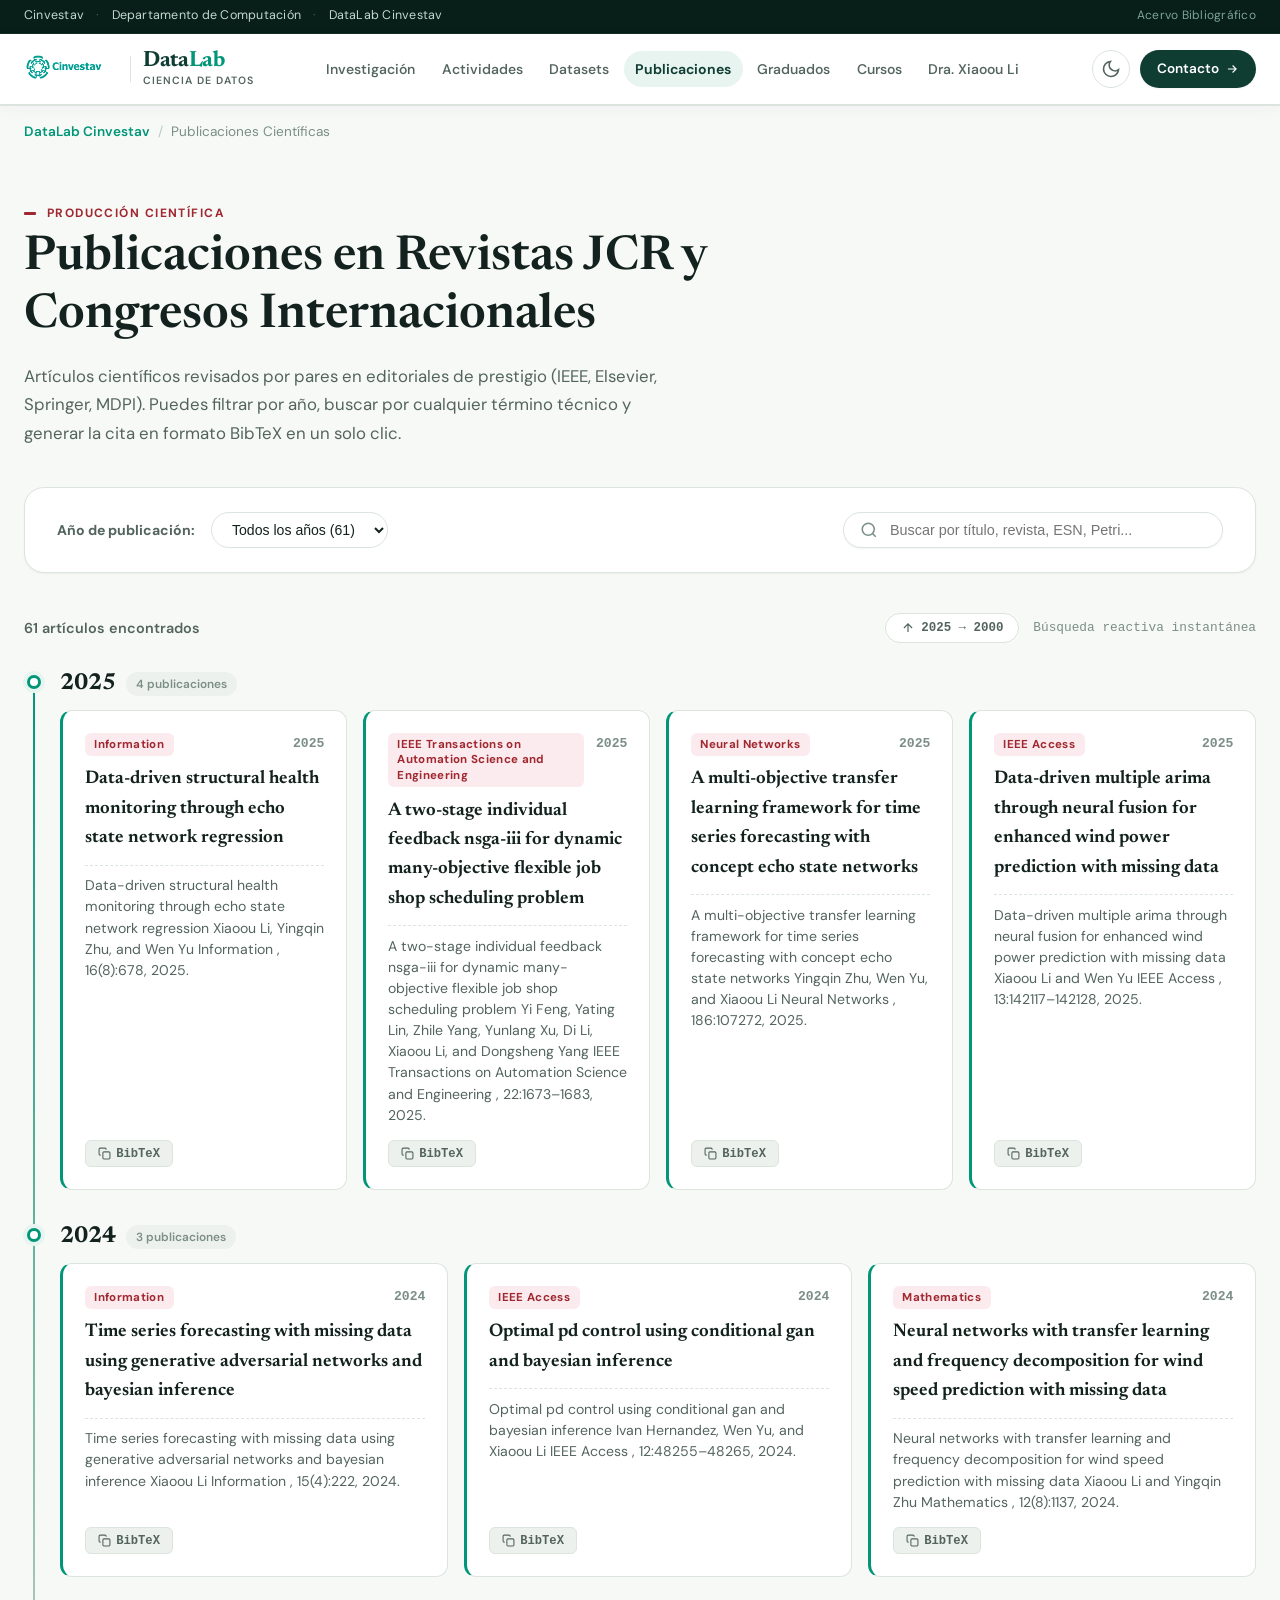
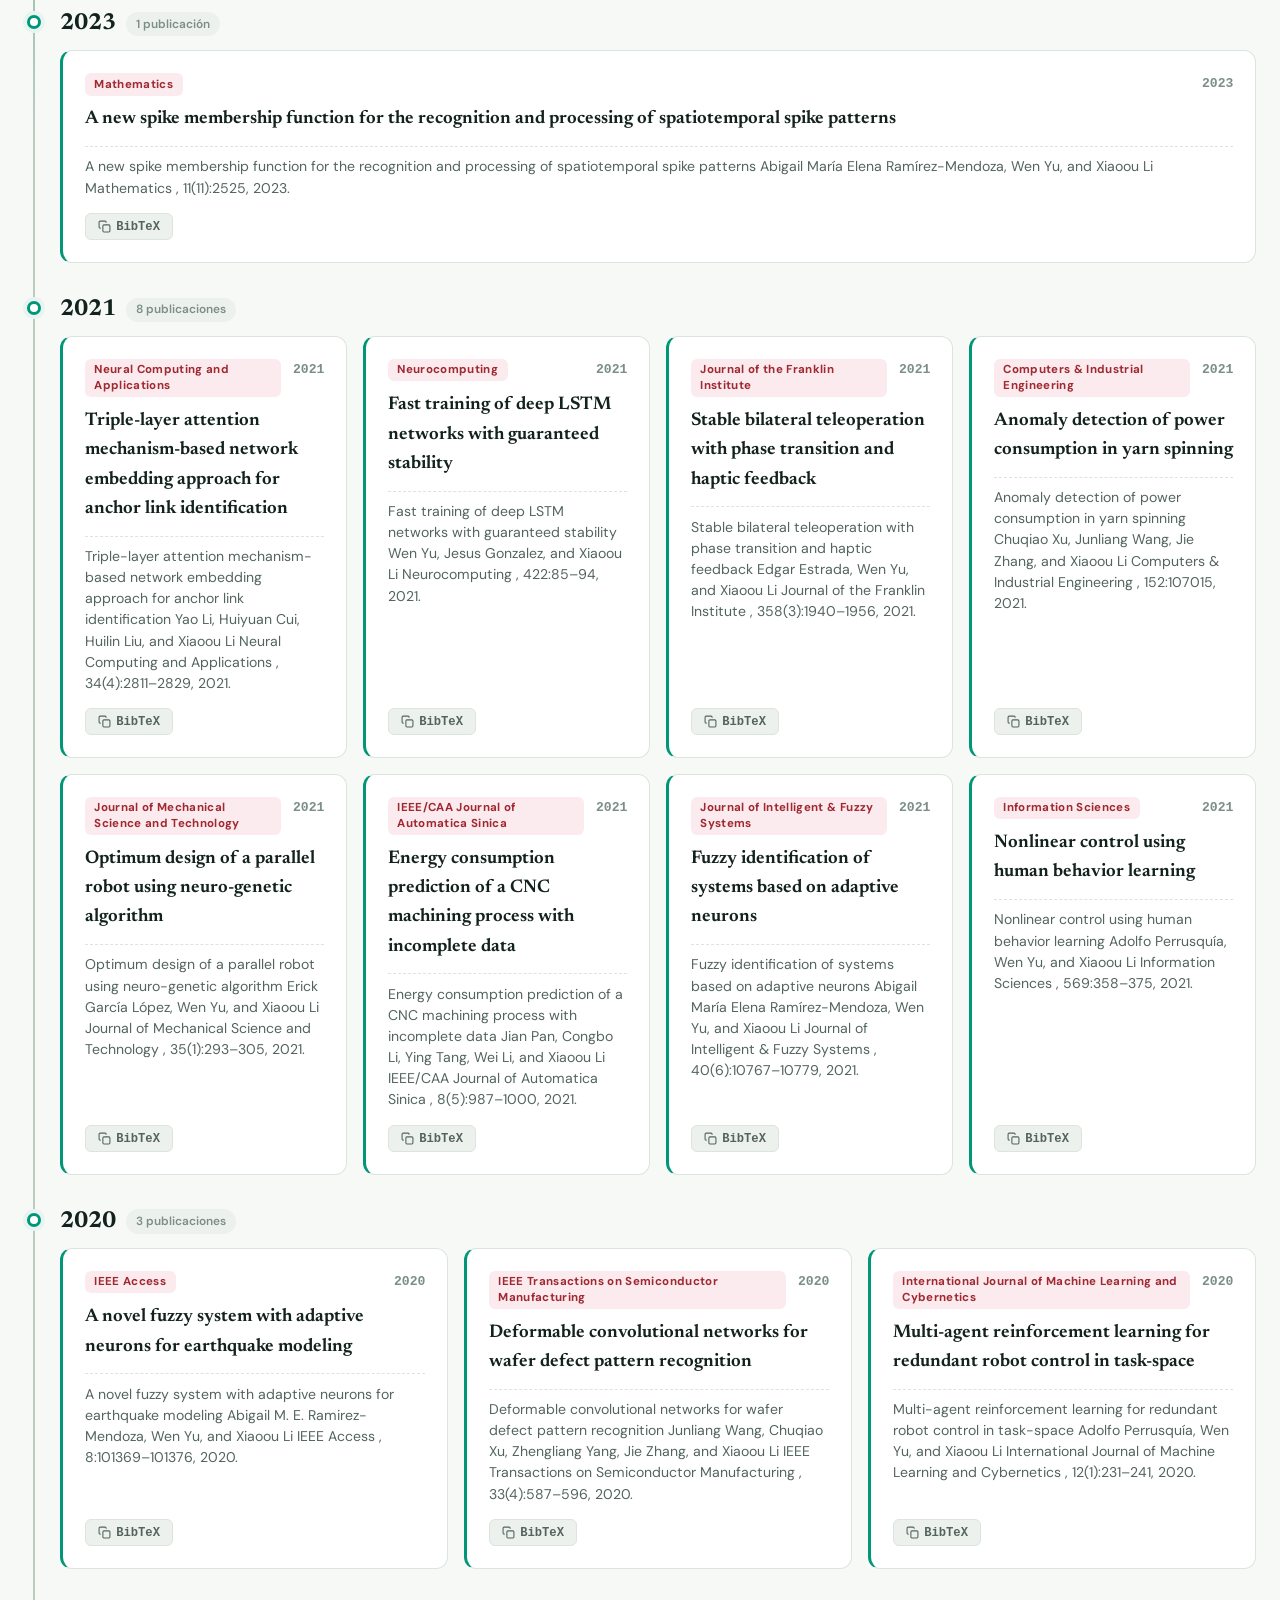
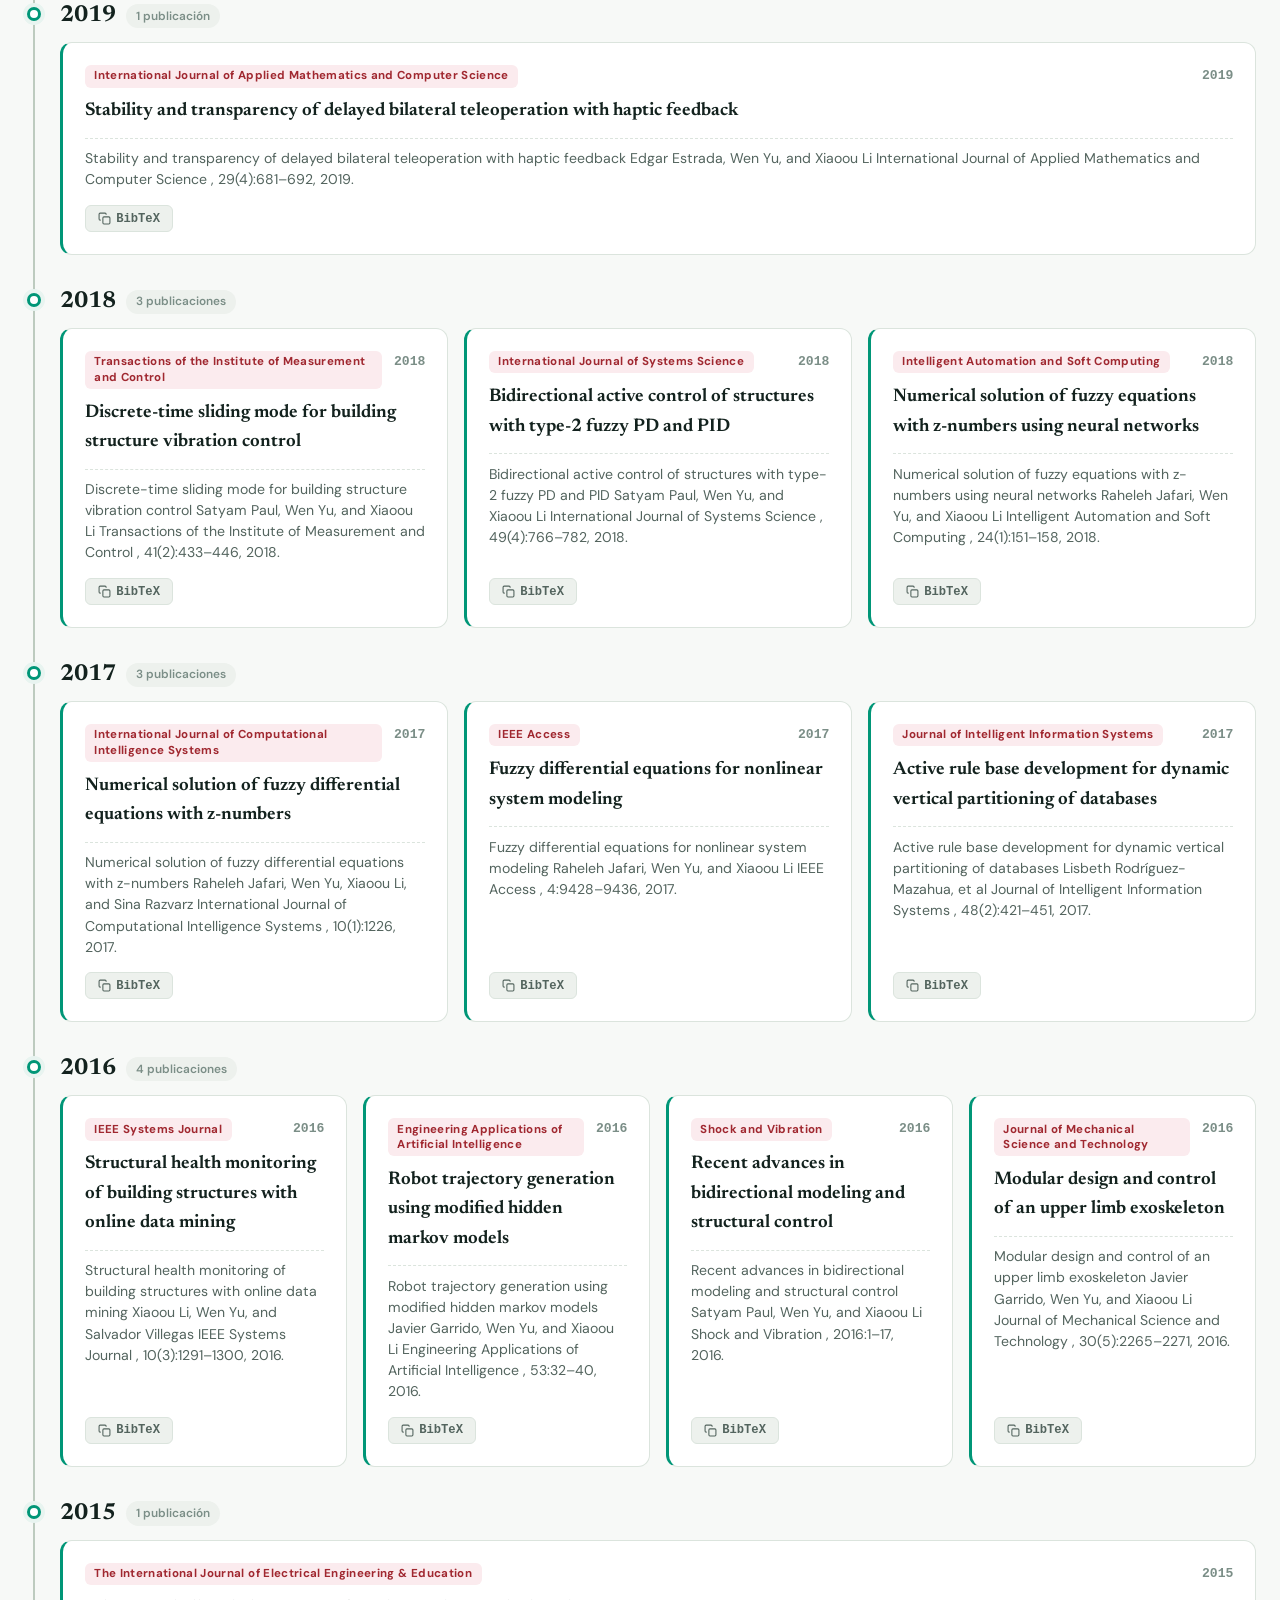
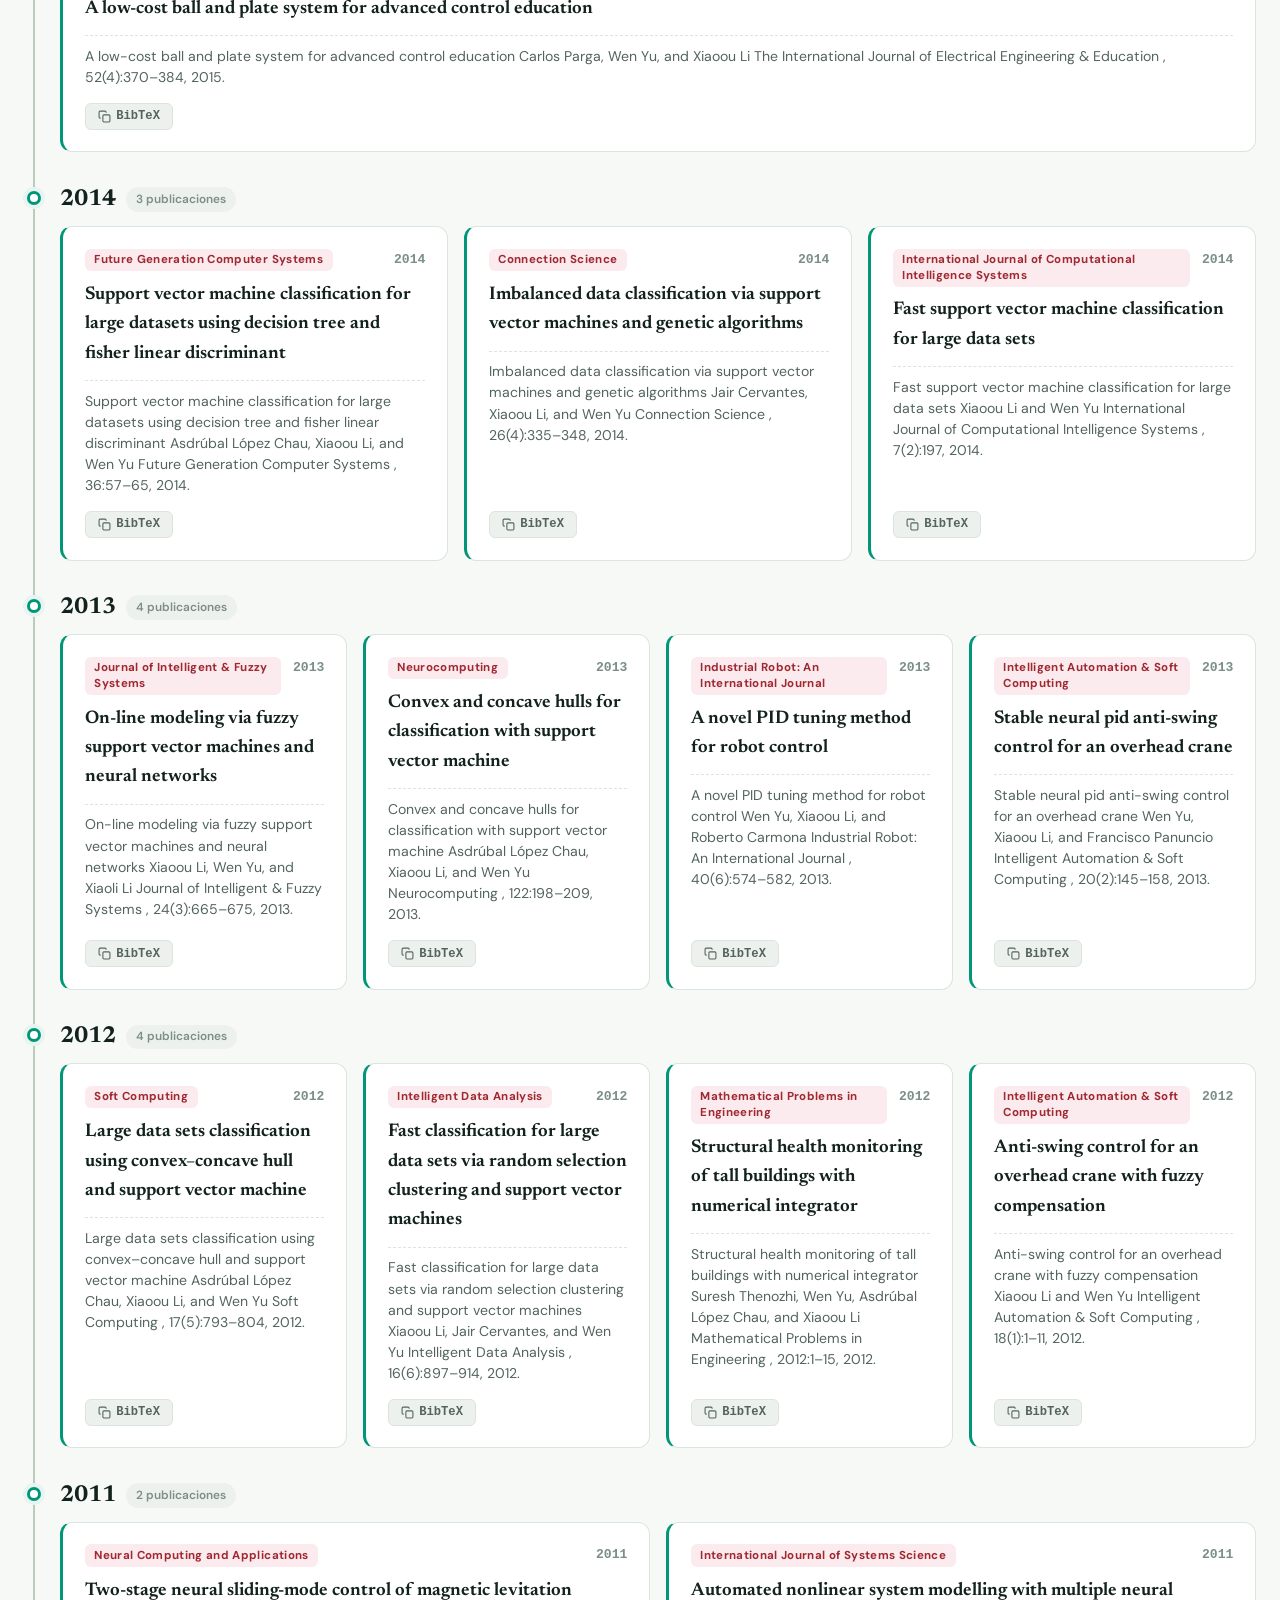
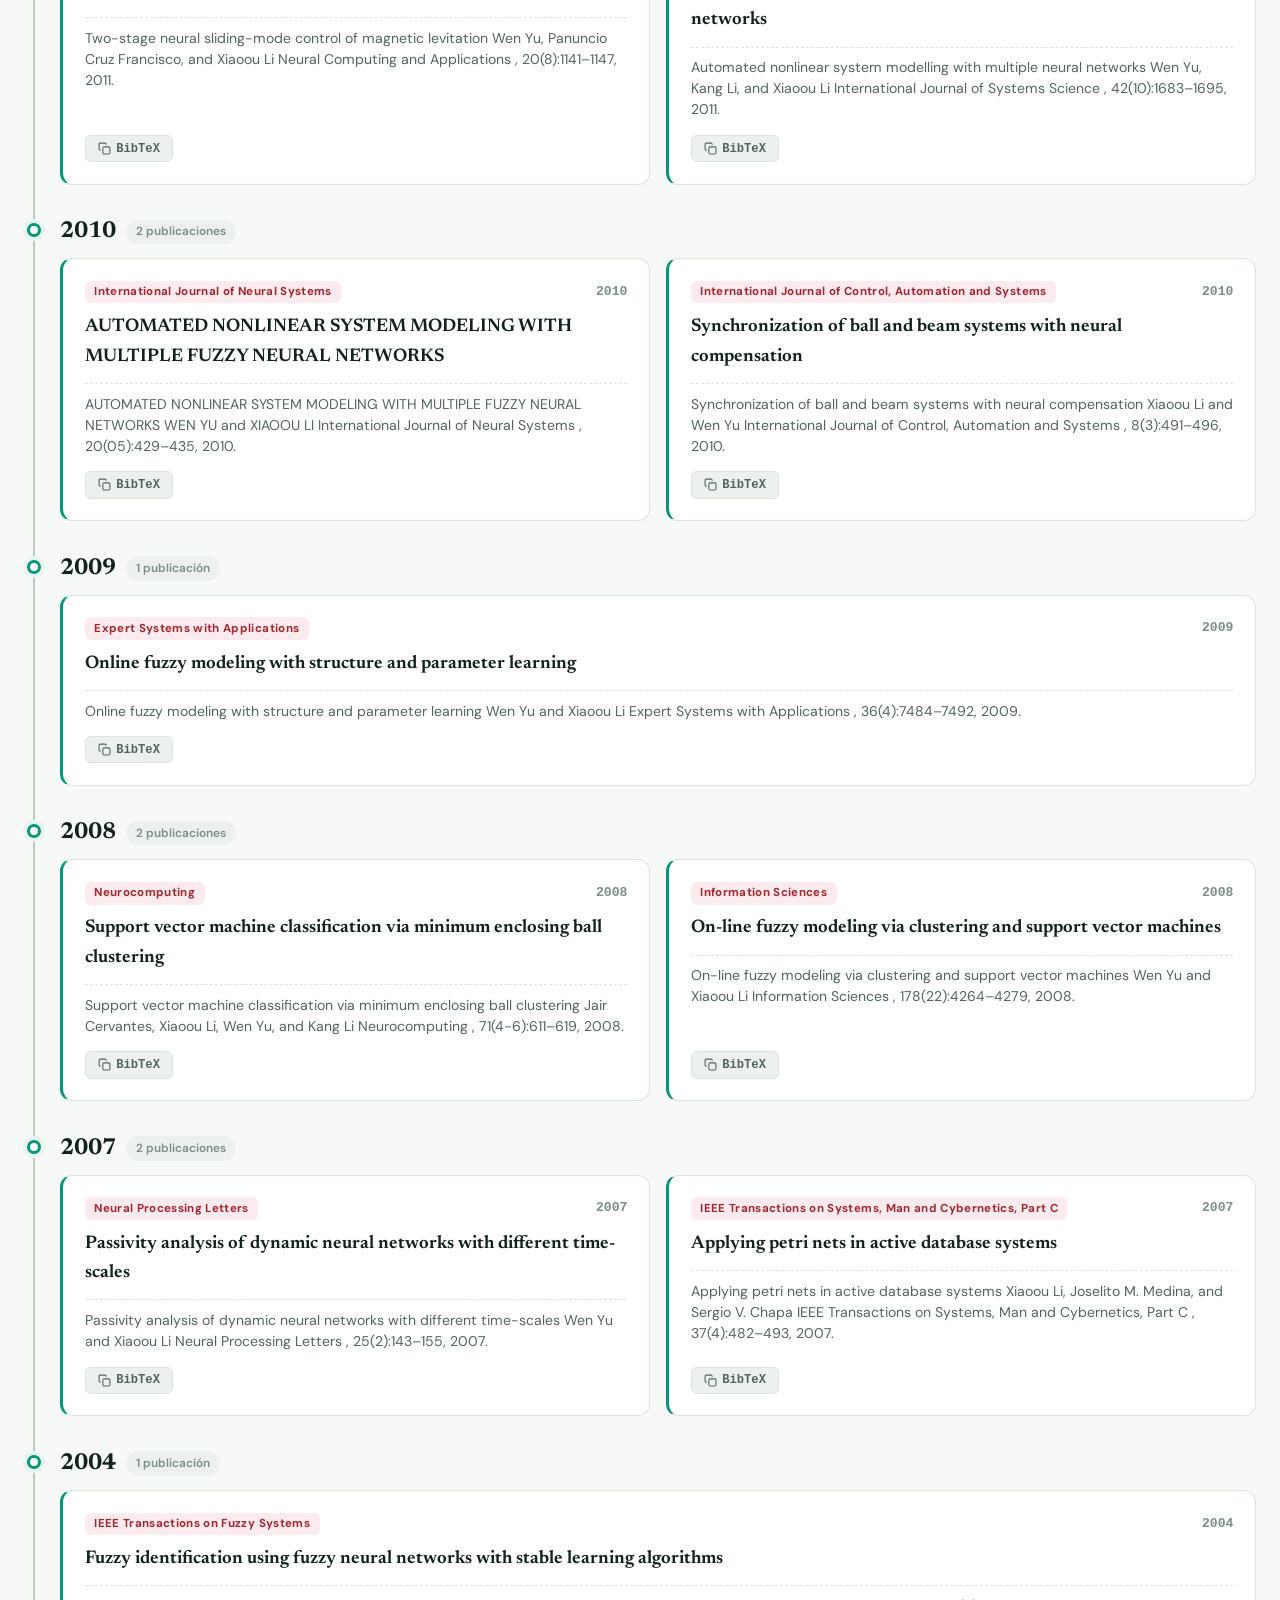
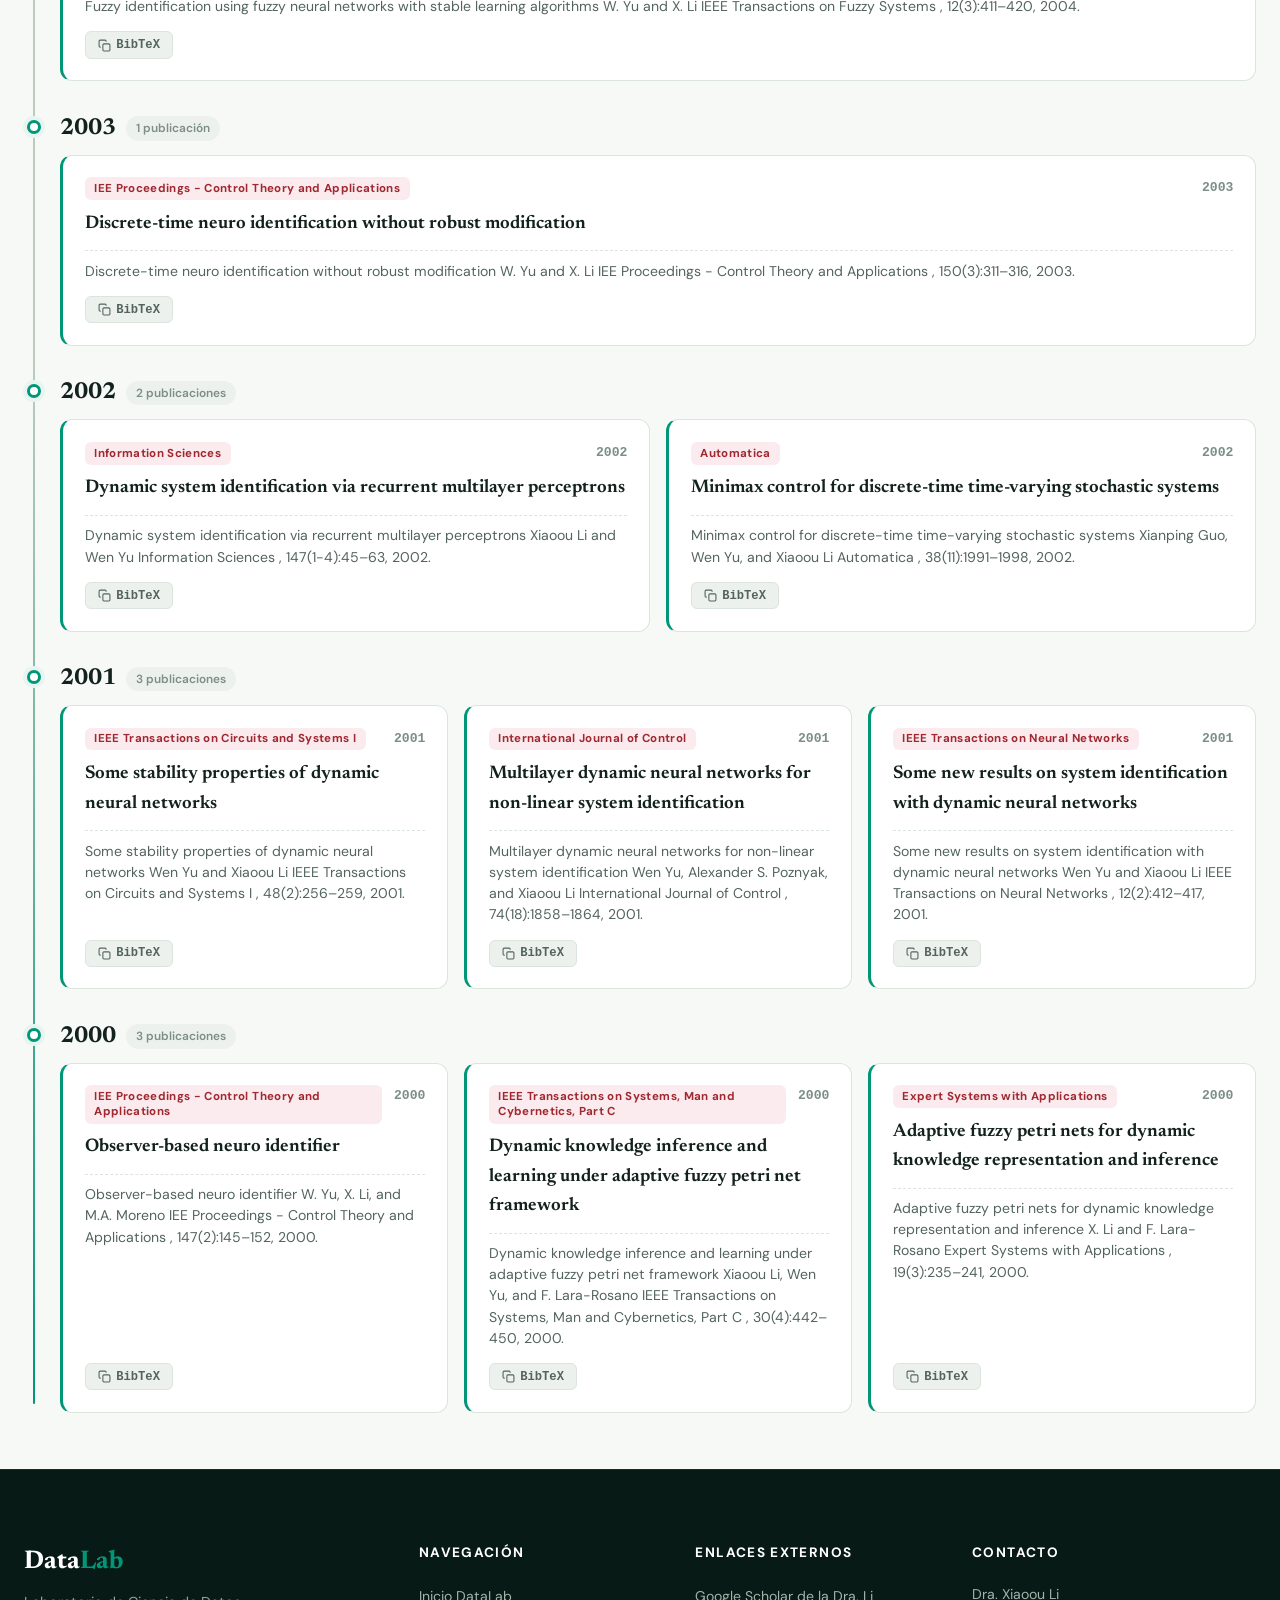
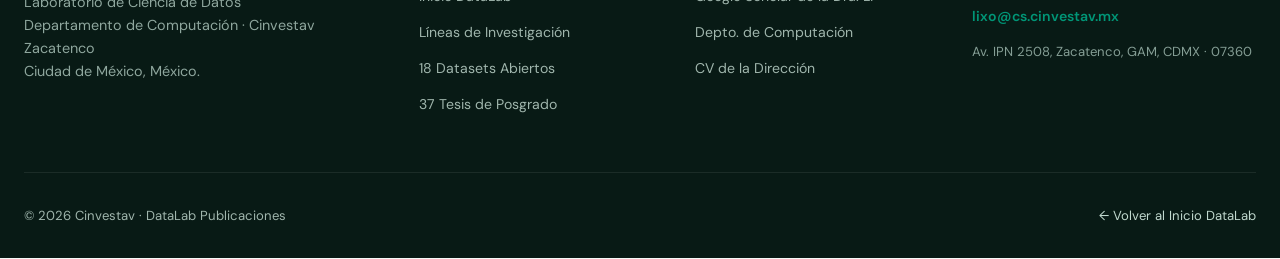
<file: publicaciones.html>
<!DOCTYPE html>
<html lang="es" data-theme="light">
<head>
  <meta charset="UTF-8">
  <meta name="viewport" content="width=device-width, initial-scale=1.0">
  <title>Publicaciones Científicas · DataLab Cinvestav</title>
  <meta name="description" content="Acervo bibliográfico de artículos científicos en revistas JCR y conferencias internacionales de DataLab Cinvestav. Exportador interactivo de citas BibTeX.">
  <meta name="theme-color" content="#0f3d32">

  <link rel="icon" type="image/png" href="./cinvestav-logo.png">

  <!-- Tipografía Editorial -->
  <link rel="preconnect" href="https://fonts.googleapis.com">
  <link rel="preconnect" href="https://fonts.gstatic.com" crossorigin>
  <link href="https://fonts.googleapis.com/css2?family=DM+Sans:ital,opsz,wght@0,9..40,400;0,9..40,550;0,9..40,650;0,9..40,700;1,9..40,400&family=Newsreader:ital,opsz,wght@0,6..72,400;0,6..72,600;0,6..72,700;1,6..72,400;1,6..72,600&display=swap" rel="stylesheet">

  <link rel="stylesheet" href="./assets/css/style.css">
  <script src="./assets/js/app.js" defer></script>
</head>
<body>

  <!-- Barra Institucional -->
  <div class="institution-bar">
    <div class="container">
      <div style="display:flex; align-items:center; gap:1.2rem;">
        <a href="https://www.cinvestav.mx/" target="_blank" rel="noopener noreferrer">Cinvestav</a>
        <span style="opacity:0.4;">·</span>
        <a href="https://wwwcs.cs.cinvestav.mx/" target="_blank" rel="noopener noreferrer">Departamento de Computación</a>
        <span style="opacity:0.4;">·</span>
        <a href="index.html">DataLab Cinvestav</a>
      </div>
      <div>
        <span style="color:#7ca394; font-size:0.75rem;">Acervo Bibliográfico</span>
      </div>
    </div>
  </div>

  <!-- Header -->
  <header class="site-header">
    <div class="container">
      <nav class="site-nav" aria-label="Navegación principal">
        <a href="index.html" class="brand-wrapper" aria-label="DataLab Cinvestav Inicio">
          <img src="./cinvestav-logo.png" alt="Logo de Cinvestav" class="brand-logo-img" width="96" height="34">
          <span class="brand-divider" aria-hidden="true"></span>
          <div class="brand-identity">
            <span class="brand-title">Data<span class="accent">Lab</span></span>
            <span class="brand-subtitle">Ciencia de Datos</span>
          </div>
        </a>

        <ul class="nav-menu" id="nav-menu">
          <li class="nav-item-mobile-only"><a href="index.html" class="nav-link">Inicio</a></li>
          <li><a href="investigacion.html" class="nav-link">Investigación</a></li>
          <li><a href="actividades.html" class="nav-link">Actividades</a></li>
          <li><a href="datasets.html" class="nav-link">Datasets</a></li>
          <li><a href="publicaciones.html" class="nav-link active" aria-current="page">Publicaciones</a></li>
          <li><a href="graduados.html" class="nav-link">Graduados</a></li>
          <li><a href="cursos.html" class="nav-link">Cursos</a></li>
          <li><a href="dra-xiaoou-li.html" class="nav-link">Dra. Xiaoou Li</a></li>
          <li class="nav-item-mobile-only"><a href="contacto.html" class="nav-link">Contacto</a></li>
        </ul>

        <div class="nav-actions">
          <button type="button" class="btn-theme-toggle" id="theme-toggle-btn" aria-label="Cambiar tema">
            <!-- Inyectado por JS -->
          </button>
          <a href="contacto.html" class="btn-cta-contact">
            Contacto
            <svg width="14" height="14" viewBox="0 0 24 24" fill="none" stroke="currentColor" stroke-width="2"><path d="M5 12h14m-6-6 6 6-6 6"/></svg>
          </a>
          <button type="button" class="mobile-menu-btn" id="mobile-menu-btn" aria-label="Abrir menú" aria-expanded="false">
            <svg width="20" height="20" viewBox="0 0 24 24" fill="none" stroke="currentColor" stroke-width="2"><line x1="3" y1="12" x2="21" y2="12"/><line x1="3" y1="6" x2="21" y2="6"/><line x1="3" y1="18" x2="21" y2="18"/></svg>
          </button>
        </div>
      </nav>
    </div>
  </header>

  <main>
    <div class="container">
      <nav class="breadcrumb-bar" aria-label="Ruta de navegación">
        <a href="index.html">DataLab Cinvestav</a>
        <span class="breadcrumb-separator">/</span>
        <span>Publicaciones Científicas</span>
      </nav>
    </div>

    <!-- Hero de Publicaciones -->
    <section class="container" style="padding: 2.5rem 0 3.5rem;">
      <div style="max-width:860px; margin-bottom:2.5rem;">
        <span class="section-eyebrow">
          <span class="shape shape-bar" style="margin-right:0.4rem; background-color:var(--color-brand-crimson);"></span>
          Producción Científica
        </span>
        <h1 class="section-title" style="font-size:clamp(2.2rem, 3.8vw, 3rem); margin:0.4rem 0 1rem;">
          Publicaciones en Revistas JCR y Congresos Internacionales
        </h1>
        <p class="section-desc" style="font-size:1.05rem; line-height:1.7;">
          Artículos científicos revisados por pares en editoriales de prestigio (IEEE, Elsevier, Springer, MDPI). Puedes filtrar por año, buscar por cualquier término técnico y generar la cita en formato BibTeX en un solo clic.
        </p>
      </div>

      <!-- Controles de Búsqueda y Filtros -->
      <div style="background:var(--bg-surface); border:1px solid var(--border-subtle); border-radius:var(--radius-lg); padding:1.5rem 2rem; margin-bottom:2.5rem; display:flex; justify-content:space-between; align-items:center; flex-wrap:wrap; gap:1.25rem; box-shadow:var(--shadow-sm);">
        <div style="display:flex; align-items:center; gap:1rem; flex-wrap:wrap;">
          <label for="pub-year-select" style="font-size:0.88rem; font-weight:700; color:var(--text-muted);">
            Año de publicación:
          </label>
          <select id="pub-year-select" class="pub-filter-select" aria-label="Filtrar por año">
            <option value="all">Todos los años</option>
          </select>
        </div>

        <div class="search-filter-box">
          <svg width="18" height="18" viewBox="0 0 24 24" fill="none" stroke="currentColor" stroke-width="2"><circle cx="11" cy="11" r="8"/><line x1="21" y1="21" x2="16.65" y2="16.65"/></svg>
          <input type="text" id="pub-search-input" placeholder="Buscar por título, revista, ESN, Petri..." aria-label="Buscar publicación">
        </div>
      </div>

      <div class="theses-stats-header" style="margin-bottom: 1.75rem;">
        <span id="pubs-counter" style="font-size:0.9rem; font-weight:600; color:var(--text-muted);">Cargando publicaciones...</span>
        <div class="theses-meta-controls">
          <button type="button" class="btn-sort-order is-desc" id="pubs-sort-btn" aria-label="Cambiar orden cronológico de publicaciones">
            <svg width="14" height="14" viewBox="0 0 24 24" fill="none" stroke="currentColor" stroke-width="2"><path d="M12 5v14M5 12l7 7 7-7"/></svg>
            <span>2025 → 2000</span>
          </button>
          <span style="font-family:var(--font-mono); font-size:0.8rem; color:var(--text-faint);">Búsqueda reactiva instantánea</span>
        </div>
      </div>

      <!-- Timeline dinámico de publicaciones (app.js) -->
      <div class="theses-timeline-shell" id="publications-list-container"></div>

    </section>

  </main>

  <!-- Modal para BibTeX -->
  <div class="modal-overlay" id="app-modal" role="dialog" aria-modal="true" aria-labelledby="modal-title">
    <div class="modal-box">
      <div class="modal-header">
        <h3 class="modal-title" id="modal-title">Referencia BibTeX</h3>
        <button type="button" class="btn-close-modal" id="modal-close-btn" aria-label="Cerrar ventana">&times;</button>
      </div>
      <div class="modal-code-area" id="modal-code-content"></div>
      <div style="display:flex; justify-content:flex-end; gap:0.8rem;">
        <button type="button" class="btn-modal-copy" id="modal-copy-btn">
          <svg width="15" height="15" viewBox="0 0 24 24" fill="none" stroke="currentColor" stroke-width="2"><rect x="9" y="9" width="13" height="13" rx="2" ry="2"/><path d="M5 15H4a2 2 0 0 1-2-2V4a2 2 0 0 1 2-2h9a2 2 0 0 1 2 2v1"/></svg>
          Copiar BibTeX
        </button>
      </div>
    </div>
  </div>

  <!-- Footer -->
  <footer class="site-footer">
    <div class="container">
      <div class="footer-grid">
        <div class="footer-brand">
          <h3>Data<span style="color:var(--color-brand-accent);">Lab</span></h3>
          <p>
            Laboratorio de Ciencia de Datos<br>
            Departamento de Computación · Cinvestav Zacatenco<br>
            Ciudad de México, México.
          </p>
        </div>
        <div class="footer-col">
          <h4>Navegación</h4>
          <ul class="footer-links-list">
            <li><a href="index.html">Inicio DataLab</a></li>
            <li><a href="investigacion.html">Líneas de Investigación</a></li>
            <li><a href="datasets.html">18 Datasets Abiertos</a></li>
            <li><a href="graduados.html">37 Tesis de Posgrado</a></li>
          </ul>
        </div>
        <div class="footer-col">
          <h4>Enlaces Externos</h4>
          <ul class="footer-links-list">
            <li><a href="https://scholar.google.com/citations?user=R9Td938AAAAJ" target="_blank" rel="noopener noreferrer">Google Scholar de la Dra. Li</a></li>
            <li><a href="https://wwwcs.cs.cinvestav.mx/" target="_blank" rel="noopener noreferrer">Depto. de Computación</a></li>
            <li><a href="dra-xiaoou-li.html">CV de la Dirección</a></li>
          </ul>
        </div>
        <div class="footer-col">
          <h4>Contacto</h4>
          <p style="font-size:0.88rem; line-height:1.6; margin-bottom:0.8rem;">
            Dra. Xiaoou Li<br>
            <a href="mailto:lixo@cs.cinvestav.mx" style="color:var(--color-brand-accent); font-weight:600;">lixo@cs.cinvestav.mx</a>
          </p>
          <p style="font-size:0.82rem; color:#859e95;">
            Av. IPN 2508, Zacatenco, GAM, CDMX · 07360
          </p>
        </div>
      </div>
      <div class="footer-bottom">
        <div>© 2026 Cinvestav · DataLab Publicaciones</div>
        <div><a href="index.html">← Volver al Inicio DataLab</a></div>
      </div>
    </div>
  </footer>

</body>
</html>
</file>
<file: assets/css/style.css>
/* ==========================================================================
   DataLab Cinvestav · Estilo Editorial Moderno y de Alto Rendimiento
   Inspirado en: Gates Notes, Sean Carroll, Stephen Wolfram & Scott Aaronson
   ========================================================================== */

:root {
  /* Paleta Institucional Cinvestav Modernizada */
  --color-brand-primary: #0f3d32;     /* Verde Cinvestav profundo */
  --color-brand-accent: #009677;      /* Verde jade / teal de acento */
  --color-brand-light: #e8f4f0;       /* Tinte jade suave */
  --color-brand-crimson: #a02830;     /* Rojo carmesí institucional */
  --color-crimson-light: #fbebee;
  --color-gold: #c68a27;
  
  /* Sistema de Luz (Default) */
  --bg-canvas: #f7f9f7;
  --bg-surface: #ffffff;
  --bg-surface-elevated: #ffffff;
  --bg-subtle: #edf1ed;
  --border-subtle: #dbe4dd;
  --border-strong: #bdcbbf;
  
  --text-main: #13221e;
  --text-muted: #53645e;
  --text-faint: #7b8e87;
  --text-inverse: #ffffff;

  /* Sombras editoriales y elevaciones */
  --shadow-sm: 0 1px 2px rgba(15, 61, 50, 0.05);
  --shadow-md: 0 4px 14px rgba(15, 61, 50, 0.08);
  --shadow-lg: 0 12px 30px rgba(15, 61, 50, 0.12);
  --shadow-hover: 0 16px 36px rgba(15, 61, 50, 0.16);

  /* Tipografías */
  --font-serif: "Newsreader", "Charter", "Merriweather", Georgia, serif;
  --font-sans: "DM Sans", system-ui, -apple-system, BlinkMacSystemFont, "Segoe UI", Roboto, sans-serif;
  --font-mono: ui-monospace, SFMono-Regular, "Cascadia Code", "Fira Code", monospace;

  /* Dimensiones y espaciado */
  --container-max: 1240px;
  --radius-sm: 6px;
  --radius-md: 12px;
  --radius-lg: 20px;
  --radius-pill: 9999px;
  --transition-fast: 0.18s cubic-bezier(0.16, 1, 0.3, 1);
  --transition-normal: 0.28s cubic-bezier(0.16, 1, 0.3, 1);
}

/* Modo Oscuro Refinado (Gates Notes / Sean Carroll) */
[data-theme="dark"] {
  --bg-canvas: #0c1412;
  --bg-surface: #14201c;
  --bg-surface-elevated: #1a2a25;
  --bg-subtle: #192722;
  --border-subtle: #243831;
  --border-strong: #334d44;

  --text-main: #e8f0ec;
  --text-muted: #9db2a9;
  --text-faint: #6c837a;
  --text-inverse: #0c1412;

  --color-brand-primary: #185244;
  --color-brand-accent: #1bd4a7;
  --color-brand-light: rgba(27, 212, 167, 0.12);
  --color-brand-crimson: #d94b54;
  --color-crimson-light: rgba(217, 75, 84, 0.15);

  --shadow-sm: 0 1px 3px rgba(0, 0, 0, 0.3);
  --shadow-md: 0 6px 20px rgba(0, 0, 0, 0.4);
  --shadow-lg: 0 14px 40px rgba(0, 0, 0, 0.5);
  --shadow-hover: 0 18px 46px rgba(0, 0, 0, 0.6);
}

/* Reset y Base */
*, *::before, *::after {
  box-sizing: border-box;
  margin: 0;
  padding: 0;
}

html {
  font-size: 16px;
  scroll-behavior: smooth;
  scroll-padding-top: 90px;
  -webkit-text-size-adjust: 100%;
  overflow-x: clip;
}

body {
  font-family: var(--font-sans);
  background-color: var(--bg-canvas);
  color: var(--text-main);
  line-height: 1.6;
  -webkit-font-smoothing: antialiased;
  -moz-osx-font-smoothing: grayscale;
  transition: background-color var(--transition-normal), color var(--transition-normal);
  overflow-x: clip;
}

/* Enlaces y botones base */
a {
  color: inherit;
  text-decoration: none;
  transition: color var(--transition-fast), border-color var(--transition-fast);
}

button {
  font-family: inherit;
  cursor: pointer;
  border: none;
  background: none;
}

img {
  max-width: 100%;
  height: auto;
  display: block;
}

/* Contenedor central */
.container {
  width: min(var(--container-max), calc(100% - 3rem));
  margin-inline: auto;
}

@media (max-width: 640px) {
  .container {
    width: calc(100% - 1.5rem);
  }
}

/* ==========================================================================
   1. Barra Institucional Superior & Navegación (Header)
   ========================================================================== */
.institution-bar {
  background-color: #081f19;
  color: #a4beb4;
  font-size: 0.78rem;
  letter-spacing: 0.02em;
  border-bottom: 1px solid rgba(255, 255, 255, 0.06);
  padding: 0.4rem 0;
}

.institution-bar .container {
  display: flex;
  justify-content: space-between;
  align-items: center;
  flex-wrap: wrap;
  gap: 0.35rem 0.75rem;
}

.institution-bar .container > div {
  flex-wrap: wrap;
  row-gap: 0.2rem;
  column-gap: 0.75rem !important;
}

.institution-bar a {
  display: inline-flex;
  align-items: center;
  gap: 0.35rem;
  color: #c2d8cf;
}

.institution-bar a:hover {
  color: #ffffff;
}

.site-header {
  position: sticky;
  top: 0;
  z-index: 100;
  background: rgba(255, 255, 255, 0.9);
  backdrop-filter: blur(16px);
  -webkit-backdrop-filter: blur(16px);
  border-bottom: 1px solid var(--border-subtle);
  box-shadow: 0 1px 0 var(--border-subtle), 0 4px 16px rgba(15, 61, 50, 0.04);
  transition: background-color var(--transition-normal), border-color var(--transition-normal);
}

[data-theme="dark"] .site-header {
  background: rgba(16, 26, 23, 0.9);
  box-shadow: 0 1px 0 var(--border-subtle), 0 6px 20px rgba(0, 0, 0, 0.25);
}

.site-nav {
  display: flex;
  align-items: center;
  justify-content: space-between;
  gap: 1.25rem;
  height: 70px;
}

.brand-wrapper {
  display: flex;
  align-items: center;
  gap: 0.75rem;
  flex-shrink: 0;
}

.brand-logo-img {
  height: 34px;
  width: auto;
  object-fit: contain;
  flex-shrink: 0;
}

.brand-divider {
  width: 1px;
  height: 26px;
  background: var(--border-subtle);
  flex-shrink: 0;
}

.brand-identity {
  display: flex;
  flex-direction: column;
  justify-content: center;
}

.brand-title {
  font-family: var(--font-serif);
  font-size: 1.38rem;
  font-weight: 700;
  letter-spacing: -0.02em;
  color: var(--color-brand-primary);
  line-height: 1.05;
  display: inline-flex;
  align-items: baseline;
  white-space: nowrap;
}

[data-theme="dark"] .brand-title {
  color: var(--text-main);
}

.brand-title span.accent {
  color: var(--color-brand-accent);
}

.brand-subtitle {
  font-size: 0.66rem;
  text-transform: uppercase;
  letter-spacing: 0.09em;
  font-weight: 600;
  color: var(--text-muted);
  white-space: nowrap;
  line-height: 1.2;
  margin-top: 2px;
}

/* Menú de Navegación */
.nav-menu {
  display: flex;
  align-items: center;
  justify-content: center;
  gap: 0.2rem;
  list-style: none;
  margin: 0;
  padding: 0;
}

.nav-link {
  display: inline-flex;
  align-items: center;
  font-size: 0.875rem;
  font-weight: 550;
  color: var(--text-muted);
  padding: 0.44rem 0.72rem;
  border-radius: var(--radius-pill);
  white-space: nowrap;
  transition: color var(--transition-fast), background-color var(--transition-fast);
}

.nav-link:hover {
  color: var(--color-brand-primary);
  background-color: var(--bg-subtle);
}

.nav-link.active {
  color: var(--color-brand-primary);
  background-color: var(--color-brand-light);
  font-weight: 650;
}

[data-theme="dark"] .nav-link:hover {
  color: var(--color-brand-accent);
  background-color: rgba(255, 255, 255, 0.05);
}

[data-theme="dark"] .nav-link.active {
  color: var(--color-brand-accent);
  background-color: var(--color-brand-light);
}

.nav-link:focus-visible,
.btn-theme-toggle:focus-visible,
.btn-cta-contact:focus-visible,
.mobile-menu-btn:focus-visible {
  outline: 2px solid var(--color-brand-accent);
  outline-offset: 2px;
}

.nav-item-mobile-only {
  display: none;
}

.nav-actions {
  display: flex;
  align-items: center;
  gap: 0.65rem;
  flex-shrink: 0;
}

/* Botón Dark Mode */
.btn-theme-toggle {
  width: 38px;
  height: 38px;
  border-radius: var(--radius-pill);
  border: 1px solid var(--border-subtle);
  background: var(--bg-surface);
  color: var(--text-muted);
  display: flex;
  align-items: center;
  justify-content: center;
  flex-shrink: 0;
  transition: background-color var(--transition-fast), border-color var(--transition-fast), color var(--transition-fast), transform var(--transition-fast);
}

.btn-theme-toggle:hover {
  border-color: var(--color-brand-accent);
  color: var(--color-brand-accent);
  background: var(--color-brand-light);
  transform: translateY(-1px);
}

.btn-cta-contact {
  display: inline-flex;
  align-items: center;
  gap: 0.4rem;
  padding: 0.5rem 1.05rem;
  border-radius: var(--radius-pill);
  background: var(--color-brand-primary);
  color: #ffffff !important;
  font-size: 0.85rem;
  font-weight: 600;
  white-space: nowrap;
  flex-shrink: 0;
  box-shadow: var(--shadow-sm);
  transition: background-color var(--transition-fast), transform var(--transition-fast), box-shadow var(--transition-fast);
}

.btn-cta-contact:hover {
  background: #145546;
  transform: translateY(-1px);
  box-shadow: var(--shadow-md);
}

[data-theme="dark"] .btn-cta-contact {
  background: var(--color-brand-accent);
  color: #0c1412 !important;
}

[data-theme="dark"] .btn-cta-contact:hover {
  background: #2ae5b8;
}

.mobile-menu-btn {
  display: none;
  width: 38px;
  height: 38px;
  align-items: center;
  justify-content: center;
  color: var(--text-main);
  border: 1px solid var(--border-subtle);
  border-radius: var(--radius-pill);
  background: var(--bg-surface);
  line-height: 1;
  flex-shrink: 0;
  transition: color var(--transition-fast), background-color var(--transition-fast), border-color var(--transition-fast);
}

.mobile-menu-btn:hover {
  color: var(--color-brand-accent);
  border-color: var(--color-brand-accent);
  background: var(--color-brand-light);
}

@media (max-width: 1260px) {
  .site-nav {
    gap: 0.75rem;
  }
  .brand-wrapper {
    gap: 0.55rem;
  }
  .brand-logo-img {
    height: 30px;
  }
  .brand-title {
    font-size: 1.25rem;
  }
  .nav-menu {
    gap: 0.1rem;
  }
  .nav-link {
    font-size: 0.82rem;
    padding: 0.4rem 0.54rem;
  }
  .site-header .btn-cta-contact {
    padding: 0.46rem 0.9rem;
    font-size: 0.82rem;
  }
}

@media (max-width: 1080px) {
  .nav-menu {
    display: none;
    position: absolute;
    top: 70px;
    left: 0;
    right: 0;
    background: var(--bg-surface);
    flex-direction: column;
    align-items: stretch;
    padding: 1rem 1.25rem 1.35rem;
    border-bottom: 1px solid var(--border-subtle);
    box-shadow: var(--shadow-lg);
    gap: 0.35rem;
    z-index: 1000;
  }
  .nav-menu.open {
    display: flex;
  }
  .nav-item-mobile-only {
    display: block;
  }
  .nav-link {
    width: 100%;
    padding: 0.65rem 0.95rem;
    border-radius: var(--radius-md);
    font-size: 0.95rem;
  }
  .mobile-menu-btn {
    display: flex;
  }
  .site-header .btn-cta-contact {
    display: none;
  }
}

@media (max-width: 640px) {
  .site-nav {
    height: 64px;
    gap: 0.5rem;
  }
  .nav-menu {
    top: 64px;
  }
  .brand-wrapper {
    gap: 0.5rem;
  }
  .brand-logo-img {
    height: 28px;
  }
  .brand-divider {
    height: 22px;
  }
  .brand-title {
    font-size: 1.18rem;
  }
  .brand-subtitle {
    font-size: 0.58rem;
    letter-spacing: 0.07em;
  }
  .nav-actions {
    gap: 0.45rem;
  }
  .btn-theme-toggle,
  .mobile-menu-btn {
    width: 36px;
    height: 36px;
  }
}

@media (max-width: 360px) {
  .brand-divider,
  .brand-subtitle {
    display: none;
  }
}

/* ==========================================================================
   2. Hero Editorial Moderno (Estilo Gates Notes & Sean Carroll)
   ========================================================================== */
.hero-editorial {
  padding: 2.5rem 0 3.5rem;
}

.hero-grid {
  display: grid;
  grid-template-columns: 1.35fr 1fr;
  gap: 2.5rem;
  align-items: stretch;
}

@media (max-width: 900px) {
  .hero-grid {
    grid-template-columns: 1fr;
  }
}

/* Lead Feature Card (Gates Notes Featured Story) */
.featured-card {
  position: relative;
  border-radius: var(--radius-lg);
  overflow: hidden;
  background: var(--bg-surface);
  border: 1px solid var(--border-subtle);
  display: flex;
  flex-direction: column;
  transition: transform var(--transition-normal), box-shadow var(--transition-normal), border-color var(--transition-normal);
  box-shadow: var(--shadow-md);
}

.featured-card:hover {
  transform: translateY(-3px);
  box-shadow: var(--shadow-hover);
  border-color: var(--border-strong);
}

.featured-media {
  position: relative;
  aspect-ratio: 16 / 9;
  overflow: hidden;
}

.featured-media img {
  width: 100%;
  height: 100%;
  object-fit: cover;
  transition: transform 0.6s cubic-bezier(0.16, 1, 0.3, 1);
}

.featured-card:hover .featured-media img {
  transform: scale(1.03);
}

.media-badge {
  position: absolute;
  bottom: 1rem;
  left: 1rem;
  background: rgba(15, 61, 50, 0.88);
  backdrop-filter: blur(8px);
  color: #ffffff;
  font-size: 0.72rem;
  font-weight: 700;
  text-transform: uppercase;
  letter-spacing: 0.08em;
  padding: 0.35rem 0.8rem;
  border-radius: var(--radius-pill);
}

.featured-content {
  padding: 2rem;
  display: flex;
  flex-direction: column;
  flex-grow: 1;
}

.story-meta {
  display: flex;
  align-items: center;
  gap: 0.8rem;
  font-size: 0.8rem;
  font-weight: 600;
  color: var(--text-muted);
  margin-bottom: 0.75rem;
}

.story-pill {
  background: var(--color-brand-light);
  color: var(--color-brand-accent);
  padding: 0.2rem 0.7rem;
  border-radius: var(--radius-pill);
  font-weight: 700;
}

.featured-title {
  font-family: var(--font-serif);
  font-size: clamp(1.6rem, 2.8vw, 2.2rem);
  line-height: 1.25;
  font-weight: 600;
  margin-bottom: 1rem;
  color: var(--text-main);
}

.featured-summary {
  font-size: 1rem;
  color: var(--text-muted);
  line-height: 1.65;
  margin-bottom: 1.5rem;
}

.featured-footer {
  margin-top: auto;
  display: flex;
  align-items: center;
  justify-content: space-between;
}

.link-read-more {
  display: inline-flex;
  align-items: center;
  gap: 0.5rem;
  font-size: 0.92rem;
  font-weight: 700;
  color: var(--color-brand-accent);
}

.link-read-more svg {
  transition: transform var(--transition-fast);
}

.featured-card:hover .link-read-more svg {
  transform: translateX(4px);
}

/* Columna Lateral del Hero: Enfoque y Director Note (Scott Aaronson / Wolfram style) */
.hero-aside {
  display: flex;
  flex-direction: column;
  gap: 1.5rem;
}

.aside-card {
  background: var(--bg-surface);
  border: 1px solid var(--border-subtle);
  border-radius: var(--radius-lg);
  padding: 1.75rem;
  box-shadow: var(--shadow-sm);
}

.director-card {
  display: flex;
  flex-direction: column;
  border-left: 4px solid var(--color-brand-accent);
}

.director-header {
  display: flex;
  align-items: center;
  gap: 1.1rem;
  margin-bottom: 1.1rem;
}

.director-avatar {
  width: 68px;
  height: 68px;
  border-radius: 50%;
  object-fit: cover;
  border: 2px solid var(--color-brand-accent);
}

.director-name {
  font-family: var(--font-serif);
  font-size: 1.25rem;
  font-weight: 700;
  color: var(--text-main);
  line-height: 1.2;
}

.director-role {
  font-size: 0.8rem;
  color: var(--text-muted);
}

.director-quote {
  font-family: var(--font-serif);
  font-style: italic;
  font-size: 1.05rem;
  line-height: 1.55;
  color: var(--text-main);
  margin-bottom: 1.25rem;
}

.director-quote::before {
  content: "“";
  font-size: 1.8rem;
  line-height: 0;
  display: inline-block;
  margin-right: 0.2rem;
  vertical-align: -0.3rem;
  color: var(--color-brand-accent);
}

.director-quote::after {
  content: "”";
  font-size: 1.8rem;
  line-height: 0;
  display: inline-block;
  margin-left: 0.2rem;
  vertical-align: -0.3rem;
  color: var(--color-brand-accent);
}

.director-links {
  display: flex;
  gap: 0.8rem;
  flex-wrap: wrap;
}

.badge-link {
  display: inline-flex;
  align-items: center;
  gap: 0.35rem;
  font-size: 0.78rem;
  font-weight: 600;
  padding: 0.35rem 0.75rem;
  border-radius: var(--radius-pill);
  background: var(--bg-subtle);
  border: 1px solid var(--border-subtle);
  color: var(--text-muted);
  transition: all var(--transition-fast);
}

.badge-link:hover {
  background: var(--color-brand-light);
  color: var(--color-brand-accent);
  border-color: var(--color-brand-accent);
}

/* Secondary stories in hero aside */
.sub-story-item {
  display: flex;
  gap: 1rem;
  align-items: center;
  padding: 0.75rem 0;
  border-top: 1px solid var(--border-subtle);
}

.sub-story-item:first-of-type {
  border-top: none;
  padding-top: 0;
}

.sub-story-thumb {
  width: 76px;
  height: 60px;
  border-radius: var(--radius-sm);
  object-fit: cover;
  flex-shrink: 0;
}

.sub-story-info h4 {
  font-size: 0.92rem;
  font-weight: 650;
  line-height: 1.35;
  margin-bottom: 0.2rem;
}

.sub-story-info .meta {
  font-size: 0.75rem;
  color: var(--text-faint);
}

/* ==========================================================================
   3. Panel de Métricas / Cronología de Impacto (Stephen Wolfram style)
   ========================================================================== */
.impact-strip {
  background: var(--bg-surface);
  border-block: 1px solid var(--border-subtle);
  padding: 2rem 0;
  margin-bottom: 3.5rem;
}

.stats-grid {
  display: grid;
  grid-template-columns: repeat(auto-fit, minmax(180px, 1fr));
  gap: 1.5rem;
  text-align: center;
}

.stat-item {
  padding: 0.5rem;
}

.stat-number {
  font-family: var(--font-serif);
  font-size: 2.7rem;
  font-weight: 700;
  color: var(--color-brand-primary);
  line-height: 1.1;
  margin-bottom: 0.25rem;
}

[data-theme="dark"] .stat-number {
  color: var(--color-brand-accent);
}

.stat-label {
  font-size: 0.84rem;
  font-weight: 600;
  text-transform: uppercase;
  letter-spacing: 0.05em;
  color: var(--text-muted);
}

/* ==========================================================================
   4. Barra de Filtro Temático (Gates Notes Topic Pills)
   ========================================================================== */
.topics-nav-bar {
  display: flex;
  align-items: center;
  gap: 0.6rem;
  overflow-x: auto;
  padding-bottom: 0.75rem;
  margin-bottom: 2.5rem;
  scrollbar-width: none;
}

.topics-nav-bar::-webkit-scrollbar {
  display: none;
}

.topic-pill {
  font-size: 0.86rem;
  font-weight: 600;
  padding: 0.5rem 1.1rem;
  border-radius: var(--radius-pill);
  white-space: nowrap;
  background: var(--bg-surface);
  border: 1px solid var(--border-subtle);
  color: var(--text-muted);
  transition: all var(--transition-fast);
}

.topic-pill:hover {
  border-color: var(--color-brand-accent);
  color: var(--color-brand-accent);
  background: var(--color-brand-light);
}

.topic-pill.active {
  background: var(--color-brand-primary);
  color: #ffffff;
  border-color: var(--color-brand-primary);
}

[data-theme="dark"] .topic-pill.active {
  background: var(--color-brand-accent);
  color: #0c1412;
  border-color: var(--color-brand-accent);
}

/* ==========================================================================
   5. Sección de Datasets & Benchmarks (Wolfram / Aaronson style)
   ========================================================================== */
.section-header {
  display: flex;
  justify-content: space-between;
  align-items: flex-end;
  margin-bottom: 2rem;
  flex-wrap: wrap;
  gap: 1rem;
}

.section-eyebrow {
  font-size: 0.75rem;
  text-transform: uppercase;
  letter-spacing: 0.12em;
  font-weight: 700;
  color: var(--color-brand-crimson);
  margin-bottom: 0.35rem;
}

.section-title {
  font-family: var(--font-serif);
  font-size: clamp(1.8rem, 3vw, 2.4rem);
  font-weight: 600;
  color: var(--text-main);
  line-height: 1.2;
}

.section-desc {
  font-size: 0.98rem;
  color: var(--text-muted);
  max-width: 650px;
  margin-top: 0.4rem;
}

/* Caja de Búsqueda Instantánea */
.search-filter-box {
  display: flex;
  align-items: center;
  gap: 0.75rem;
  background: var(--bg-surface);
  border: 1px solid var(--border-subtle);
  border-radius: var(--radius-pill);
  padding: 0.5rem 1rem;
  width: min(380px, 100%);
  box-shadow: var(--shadow-sm);
  transition: border-color var(--transition-fast), box-shadow var(--transition-fast);
}

.search-filter-box:focus-within {
  border-color: var(--color-brand-accent);
  box-shadow: 0 0 0 3px rgba(0, 150, 119, 0.15);
}

.search-filter-box input {
  border: none;
  background: none;
  font-size: 0.9rem;
  color: var(--text-main);
  outline: none;
  width: 100%;
}

.search-filter-box svg {
  color: var(--text-faint);
  flex-shrink: 0;
}

/* Grilla de Datasets */
.dataset-grid {
  display: grid;
  grid-template-columns: repeat(auto-fill, minmax(350px, 1fr));
  gap: 1.5rem;
  margin-bottom: 4rem;
}

@media (max-width: 640px) {
  .dataset-grid {
    grid-template-columns: 1fr;
  }
}

.dataset-card-modern {
  background: var(--bg-surface);
  border: 1px solid var(--border-subtle);
  border-radius: var(--radius-md);
  padding: 1.6rem;
  display: flex;
  flex-direction: column;
  transition: transform var(--transition-fast), box-shadow var(--transition-fast), border-color var(--transition-fast);
  position: relative;
}

.dataset-card-modern:hover {
  transform: translateY(-2px);
  border-color: var(--color-brand-accent);
  box-shadow: var(--shadow-md);
}

.dataset-top-meta {
  display: flex;
  justify-content: space-between;
  align-items: center;
  margin-bottom: 0.75rem;
}

.dataset-category-pill {
  font-size: 0.74rem;
  font-weight: 700;
  text-transform: uppercase;
  letter-spacing: 0.05em;
  padding: 0.2rem 0.6rem;
  border-radius: var(--radius-pill);
  background: var(--color-brand-light);
  color: var(--color-brand-accent);
}

.dataset-year {
  font-size: 0.8rem;
  font-weight: 600;
  color: var(--text-faint);
}

.dataset-name {
  font-family: var(--font-serif);
  font-size: 1.3rem;
  font-weight: 650;
  line-height: 1.3;
  margin-bottom: 0.6rem;
  color: var(--text-main);
}

.dataset-summary {
  font-size: 0.9rem;
  color: var(--text-muted);
  line-height: 1.55;
  margin-bottom: 1.25rem;
  flex-grow: 1;
}

.dataset-bottom-info {
  margin-top: auto;
  border-top: 1px solid var(--border-subtle);
  padding-top: 1rem;
  display: flex;
  justify-content: space-between;
  align-items: center;
}

.dataset-format-tag {
  font-family: var(--font-mono);
  font-size: 0.75rem;
  color: var(--text-faint);
  background: var(--bg-subtle);
  padding: 0.25rem 0.55rem;
  border-radius: var(--radius-sm);
}

.btn-open-dataset {
  font-size: 0.82rem;
  font-weight: 700;
  color: var(--color-brand-accent);
  display: inline-flex;
  align-items: center;
  gap: 0.35rem;
}

.btn-open-dataset:hover {
  text-decoration: underline;
}

/* ==========================================================================
   6. Sección de Publicaciones (Scott Aaronson Rigor & BibTeX)
   ========================================================================== */
.publications-section {
  padding: 4rem 0;
  background: var(--bg-subtle);
  border-top: 1px solid var(--border-subtle);
}

.pub-controls {
  display: flex;
  gap: 1rem;
  flex-wrap: wrap;
  align-items: center;
  margin-bottom: 2rem;
}

.pub-filter-select {
  background: var(--bg-surface);
  border: 1px solid var(--border-subtle);
  color: var(--text-main);
  padding: 0.5rem 1rem;
  border-radius: var(--radius-pill);
  font-size: 0.88rem;
  outline: none;
}

.publications-list {
  display: flex;
  flex-direction: column;
  gap: 1.2rem;
}

.publication-item {
  background: var(--bg-surface);
  border: 1px solid var(--border-subtle);
  border-radius: var(--radius-md);
  padding: 1.5rem 1.75rem;
  display: grid;
  grid-template-columns: 80px 1fr auto;
  gap: 1.5rem;
  align-items: start;
  transition: border-color var(--transition-fast), box-shadow var(--transition-fast);
}

@media (max-width: 768px) {
  .publication-item {
    grid-template-columns: 1fr;
    gap: 0.75rem;
  }
}

.publication-item:hover {
  border-color: var(--border-strong);
  box-shadow: var(--shadow-sm);
}

.pub-year-badge {
  font-family: var(--font-mono);
  font-size: 1.1rem;
  font-weight: 700;
  color: var(--color-brand-primary);
  background: var(--color-brand-light);
  padding: 0.35rem 0.6rem;
  border-radius: var(--radius-sm);
  text-align: center;
}

[data-theme="dark"] .pub-year-badge {
  color: var(--color-brand-accent);
}

.pub-content h4 {
  font-family: var(--font-serif);
  font-size: 1.15rem;
  font-weight: 600;
  line-height: 1.4;
  margin-bottom: 0.4rem;
  color: var(--text-main);
}

.pub-venue {
  font-size: 0.88rem;
  font-style: italic;
  color: var(--color-brand-crimson);
  margin-bottom: 0.4rem;
}

.pub-citation {
  font-size: 0.85rem;
  color: var(--text-muted);
  line-height: 1.5;
}

.pub-actions {
  display: flex;
  flex-direction: column;
  gap: 0.5rem;
  align-items: flex-end;
}

@media (max-width: 768px) {
  .pub-actions {
    flex-direction: row;
    align-items: center;
    margin-top: 0.5rem;
  }
}

.btn-bibtex {
  font-family: var(--font-mono);
  font-size: 0.76rem;
  font-weight: 600;
  padding: 0.35rem 0.75rem;
  border-radius: var(--radius-sm);
  background: var(--bg-subtle);
  border: 1px solid var(--border-subtle);
  color: var(--text-muted);
  display: inline-flex;
  align-items: center;
  gap: 0.35rem;
  transition: all var(--transition-fast);
}

.btn-bibtex:hover {
  background: var(--color-brand-light);
  color: var(--color-brand-accent);
  border-color: var(--color-brand-accent);
}

.btn-doi-link {
  font-size: 0.82rem;
  font-weight: 600;
  color: var(--color-brand-accent);
  display: inline-flex;
  align-items: center;
  gap: 0.25rem;
}

.btn-doi-link:hover {
  text-decoration: underline;
}

/* ==========================================================================
   7. Cronología de Tesis & Egresados (Wolfram / Carroll style)
   ========================================================================== */
.theses-section {
  padding: 4rem 0;
}

.theses-stats-header {
  display: flex;
  align-items: center;
  gap: 0.75rem 1rem;
  margin-bottom: 2.25rem;
  flex-wrap: wrap;
}

.theses-meta-controls {
  margin-left: auto;
  display: flex;
  align-items: center;
  gap: 0.9rem;
  flex-wrap: wrap;
}

.theses-counter-text {
  font-size: 0.85rem;
  color: var(--text-muted);
}

.btn-sort-order {
  display: inline-flex;
  align-items: center;
  gap: 0.4rem;
  padding: 0.44rem 0.9rem;
  border-radius: var(--radius-pill);
  border: 1px solid var(--border-subtle);
  background: var(--bg-surface);
  color: var(--text-muted);
  font-family: var(--font-mono);
  font-size: 0.78rem;
  font-weight: 600;
  transition: all var(--transition-fast);
}

.btn-sort-order:hover {
  border-color: var(--color-brand-accent);
  color: var(--color-brand-accent);
  background: var(--color-brand-light);
}

.btn-sort-order svg {
  transition: transform var(--transition-fast);
}

.btn-sort-order.is-desc svg {
  transform: rotate(180deg);
}

.btn-degree-toggle {
  font-size: 0.88rem;
  font-weight: 700;
  padding: 0.5rem 1.25rem;
  border-radius: var(--radius-pill);
  border: 1px solid var(--border-subtle);
  background: var(--bg-surface);
  color: var(--text-muted);
  transition: all var(--transition-fast);
}

.btn-degree-toggle.active {
  background: var(--color-brand-primary);
  color: #ffffff;
  border-color: var(--color-brand-primary);
}

[data-theme="dark"] .btn-degree-toggle.active {
  background: var(--color-brand-accent);
  color: #0c1412;
}

.theses-grid {
  display: grid;
  grid-template-columns: repeat(auto-fill, minmax(340px, 1fr));
  gap: 1.25rem;
}

/* Timeline de Tesis (2002 - 2025) */
.theses-timeline-shell {
  display: block;
}

.theses-timeline {
  position: relative;
  padding-left: 2.25rem;
  display: flex;
  flex-direction: column;
  gap: 2.15rem;
}

.theses-timeline::before {
  content: "";
  position: absolute;
  left: 9px;
  top: 0.55rem;
  bottom: 0.55rem;
  width: 2px;
  background: linear-gradient(
    to bottom,
    var(--color-brand-accent),
    var(--border-strong) 12%,
    var(--border-strong) 88%,
    var(--color-brand-accent)
  );
  border-radius: var(--radius-pill);
}

.thesis-year-group {
  position: relative;
  scroll-margin-top: 96px;
}

.thesis-year-marker {
  display: flex;
  align-items: center;
  gap: 0.65rem;
  margin-bottom: 0.85rem;
}

.thesis-year-dot {
  position: absolute;
  left: calc(-2.25rem + 3px);
  top: 0.25rem;
  width: 14px;
  height: 14px;
  border-radius: 50%;
  background: var(--bg-surface);
  border: 3px solid var(--color-brand-accent);
  box-shadow: 0 0 0 4px var(--color-brand-light);
}

.thesis-year-group.has-phd .thesis-year-dot {
  border-color: var(--color-brand-crimson);
  box-shadow: 0 0 0 4px var(--color-crimson-light);
}

.thesis-year-badge {
  font-family: var(--font-serif);
  font-size: 1.45rem;
  font-weight: 700;
  line-height: 1.1;
  color: var(--text-main);
}

.thesis-year-count {
  font-size: 0.74rem;
  font-weight: 600;
  color: var(--text-faint);
  background: var(--bg-subtle);
  padding: 0.18rem 0.6rem;
  border-radius: var(--radius-pill);
}

.thesis-year-cards {
  display: grid;
  grid-template-columns: repeat(auto-fit, minmax(280px, 1fr));
  gap: 1rem;
}

.thesis-card-item {
  background: var(--bg-surface);
  border: 1px solid var(--border-subtle);
  border-radius: var(--radius-md);
  padding: 1.35rem;
  display: flex;
  flex-direction: column;
  transition: border-color var(--transition-fast), transform var(--transition-fast), box-shadow var(--transition-fast);
}

.thesis-card-item:hover {
  border-color: var(--border-strong);
  transform: translateY(-2px);
  box-shadow: var(--shadow-sm);
}

.thesis-timeline-card.is-phd {
  border-left: 3px solid var(--color-brand-crimson);
}

.pub-timeline-card {
  border-left: 3px solid var(--color-brand-accent);
  transition: none;
}

.thesis-card-item.pub-timeline-card:hover {
  border-color: var(--border-subtle);
  border-left-color: var(--color-brand-accent);
  transform: none;
  box-shadow: none;
}

.pub-timeline-card .thesis-topic {
  margin-top: 0.35rem;
}

.thesis-meta-row {
  display: flex;
  justify-content: space-between;
  align-items: flex-start;
  gap: 0.75rem;
  margin-bottom: 0.55rem;
}

.pub-venue-pill {
  display: inline-block;
  font-size: 0.72rem;
  font-weight: 700;
  letter-spacing: 0.03em;
  line-height: 1.35;
  padding: 0.22rem 0.6rem;
  border-radius: var(--radius-sm);
  background: var(--color-crimson-light);
  color: var(--color-brand-crimson);
}

[data-theme="dark"] .pub-venue-pill {
  color: #ff8a93;
}

.pub-card-actions {
  display: flex;
  align-items: center;
  justify-content: space-between;
  gap: 0.75rem;
  margin-top: auto;
  padding-top: 0.9rem;
}

.thesis-degree-pill {
  font-size: 0.72rem;
  font-weight: 700;
  text-transform: uppercase;
  letter-spacing: 0.06em;
  padding: 0.2rem 0.55rem;
  border-radius: var(--radius-pill);
  background: var(--color-brand-light);
  color: var(--color-brand-accent);
}

.thesis-degree-pill.phd {
  background: var(--color-crimson-light);
  color: var(--color-brand-crimson);
}

[data-theme="dark"] .thesis-degree-pill.phd {
  color: #ff8a93;
}

.thesis-student {
  font-family: var(--font-serif);
  font-size: 1.15rem;
  font-weight: 650;
  color: var(--text-main);
  margin-bottom: 0.4rem;
}

.thesis-topic {
  font-size: 0.88rem;
  color: var(--text-muted);
  line-height: 1.5;
  margin-top: auto;
  border-top: 1px dashed var(--border-subtle);
  padding-top: 0.6rem;
}

@media (max-width: 640px) {
  .theses-meta-controls {
    margin-left: 0;
    width: 100%;
    justify-content: space-between;
  }
  .theses-timeline {
    padding-left: 1.65rem;
  }
  .theses-timeline::before {
    left: 6px;
  }
  .thesis-year-dot {
    left: -1.65rem;
  }
}

/* ==========================================================================
   8. Cursos y Seminarios de Posgrado
   ========================================================================== */
.courses-section {
  padding: 4rem 0;
  background: var(--bg-subtle);
}

.courses-grid {
  display: grid;
  grid-template-columns: repeat(auto-fill, minmax(280px, 1fr));
  gap: 1.5rem;
}

.course-card-modern {
  background: var(--bg-surface);
  border: 1px solid var(--border-subtle);
  border-radius: var(--radius-md);
  overflow: hidden;
  display: flex;
  flex-direction: column;
  transition: transform var(--transition-fast), box-shadow var(--transition-fast);
}

.course-card-modern:hover {
  transform: translateY(-3px);
  box-shadow: var(--shadow-md);
  border-color: var(--border-strong);
}

.course-cover-img {
  aspect-ratio: 16 / 9;
  width: 100%;
  object-fit: cover;
}

.course-body {
  padding: 1.25rem;
  display: flex;
  flex-direction: column;
  flex-grow: 1;
}

.course-cat {
  font-size: 0.74rem;
  text-transform: uppercase;
  letter-spacing: 0.08em;
  font-weight: 700;
  color: var(--color-brand-accent);
  margin-bottom: 0.4rem;
}

.course-title {
  font-family: var(--font-serif);
  font-size: 1.2rem;
  font-weight: 650;
  color: var(--text-main);
  line-height: 1.3;
}

/* ==========================================================================
   9. Modal de BibTeX y Detalle de Dataset
   ========================================================================== */
.modal-overlay {
  position: fixed;
  inset: 0;
  background: rgba(12, 20, 18, 0.75);
  backdrop-filter: blur(6px);
  z-index: 1000;
  display: none;
  align-items: center;
  justify-content: center;
  padding: 1.5rem;
}

.modal-overlay.open {
  display: flex;
}

.modal-box {
  background: var(--bg-surface);
  border: 1px solid var(--border-strong);
  border-radius: var(--radius-lg);
  max-width: 650px;
  width: 100%;
  padding: 2rem;
  box-shadow: var(--shadow-lg);
  position: relative;
  max-height: 90vh;
  overflow-y: auto;
}

.modal-header {
  display: flex;
  justify-content: space-between;
  align-items: center;
  margin-bottom: 1.25rem;
}

.modal-title {
  font-family: var(--font-serif);
  font-size: 1.4rem;
  font-weight: 700;
}

.btn-close-modal {
  font-size: 1.5rem;
  color: var(--text-faint);
  line-height: 1;
}

.modal-code-area {
  background: var(--bg-canvas);
  border: 1px solid var(--border-subtle);
  border-radius: var(--radius-sm);
  padding: 1rem;
  font-family: var(--font-mono);
  font-size: 0.84rem;
  line-height: 1.5;
  color: var(--text-main);
  white-space: pre-wrap;
  word-break: break-all;
  margin-bottom: 1.25rem;
}

.btn-modal-copy {
  display: inline-flex;
  align-items: center;
  gap: 0.5rem;
  padding: 0.6rem 1.2rem;
  background: var(--color-brand-primary);
  color: #ffffff;
  border-radius: var(--radius-pill);
  font-size: 0.88rem;
  font-weight: 600;
}

[data-theme="dark"] .btn-modal-copy {
  background: var(--color-brand-accent);
  color: #0c1412;
}

/* ==========================================================================
   10. Footer Institucional
   ========================================================================== */
.site-footer {
  background: #081a15;
  color: #a0b6ad;
  padding: 4.5rem 0 2rem;
  border-top: 1px solid rgba(255, 255, 255, 0.08);
}

.footer-grid {
  display: grid;
  grid-template-columns: 1.5fr 1fr 1fr 1.2fr;
  gap: 2.5rem;
  margin-bottom: 3.5rem;
}

@media (max-width: 900px) {
  .footer-grid {
    grid-template-columns: 1fr 1fr;
  }
}

@media (max-width: 600px) {
  .footer-grid {
    grid-template-columns: 1fr;
  }
}

.footer-brand h3 {
  font-family: var(--font-serif);
  font-size: 1.6rem;
  color: #ffffff;
  margin-bottom: 0.5rem;
}

.footer-brand p {
  font-size: 0.9rem;
  line-height: 1.6;
  color: #8fa79e;
}

.footer-col h4 {
  font-size: 0.85rem;
  text-transform: uppercase;
  letter-spacing: 0.1em;
  color: #ffffff;
  margin-bottom: 1.2rem;
  font-weight: 700;
}

.footer-links-list {
  list-style: none;
  display: flex;
  flex-direction: column;
  gap: 0.65rem;
}

.footer-links-list a {
  font-size: 0.88rem;
  color: #a0b6ad;
  transition: color var(--transition-fast);
}

.footer-links-list a:hover {
  color: #ffffff;
}

.footer-bottom {
  border-top: 1px solid rgba(255, 255, 255, 0.08);
  padding-top: 2rem;
  display: flex;
  justify-content: space-between;
  align-items: center;
  flex-wrap: wrap;
  gap: 1rem;
  font-size: 0.82rem;
}

.footer-bottom a {
  color: #c0d8ce;
}

/* Utilidades */
.sr-only {
  position: absolute;
  width: 1px;
  height: 1px;
  padding: 0;
  margin: -1px;
  overflow: hidden;
  clip: rect(0, 0, 0, 0);
  white-space: nowrap;
  border: 0;
}


/* ==========================================================================
   Estilos Adicionales para Páginas Segmentadas (CV Dra. Li, Datasets, Graduados)
   Inspirado en Stephen Wolfram (stephenwolfram.com) & Scott Aaronson
   ========================================================================== */

/* Breadcrumbs de Navegación */
.breadcrumb-bar {
  padding: 1rem 0;
  font-size: 0.85rem;
  color: var(--text-faint);
  display: flex;
  align-items: center;
  gap: 0.5rem;
  flex-wrap: wrap;
}

.breadcrumb-bar a {
  color: var(--color-brand-accent);
  font-weight: 600;
}

.breadcrumb-bar a:hover {
  text-decoration: underline;
}

.breadcrumb-separator {
  color: var(--border-strong);
}

/* Header del CV Académico (Estilo Stephen Wolfram) */
.cv-hero-section {
  padding: 3rem 0 3.5rem;
  border-bottom: 1px solid var(--border-subtle);
  background: var(--bg-surface);
}

.cv-hero-grid {
  display: grid;
  grid-template-columns: 240px 1fr;
  gap: 3rem;
  align-items: start;
}

@media (max-width: 860px) {
  .cv-hero-grid {
    grid-template-columns: 1fr;
    gap: 2rem;
  }
}

.cv-photo-box {
  display: flex;
  flex-direction: column;
  align-items: center;
  gap: 1.25rem;
}

.cv-photo {
  width: 220px;
  height: 240px;
  object-fit: cover;
  border-radius: var(--radius-md);
  border: 3px solid var(--color-brand-accent);
  box-shadow: var(--shadow-md);
}

.cv-title-main {
  font-family: var(--font-serif);
  font-size: clamp(2rem, 3.5vw, 2.8rem);
  font-weight: 700;
  line-height: 1.15;
  color: var(--text-main);
  margin-bottom: 0.5rem;
}

.cv-subtitle {
  font-size: 1.15rem;
  font-weight: 600;
  color: var(--color-brand-primary);
  margin-bottom: 0.75rem;
}

[data-theme="dark"] .cv-subtitle {
  color: var(--color-brand-accent);
}

.cv-institution-text {
  font-size: 0.95rem;
  color: var(--text-muted);
  line-height: 1.5;
  margin-bottom: 1.5rem;
}

/* Badges de Reconocimientos de Alto Rango (Wolfram style) */
.recognition-badges-grid {
  display: grid;
  grid-template-columns: repeat(2, 1fr);
  gap: 0.65rem 0.85rem;
  margin-bottom: 1.5rem;
}

@media (max-width: 640px) {
  .recognition-badges-grid {
    grid-template-columns: 1fr;
  }
}

.honor-badge {
  display: flex;
  align-items: center;
  gap: 0.55rem;
  font-size: 0.82rem;
  font-weight: 600;
  padding: 0.55rem 0.95rem;
  border-radius: var(--radius-pill);
  background: var(--color-brand-light);
  color: var(--color-brand-primary);
  border: 1px solid rgba(0, 150, 119, 0.25);
  transition: all var(--transition-fast);
  width: 100%;
  box-sizing: border-box;
}

.honor-badge:hover {
  transform: translateY(-1px);
}

[data-theme="dark"] .honor-badge {
  background: rgba(27, 212, 167, 0.08);
  color: var(--color-brand-accent);
  border-color: rgba(27, 212, 167, 0.35);
}

.honor-badge.gold {
  background: rgba(198, 138, 39, 0.1);
  color: #9d6d1c;
  border-color: rgba(198, 138, 39, 0.35);
}

[data-theme="dark"] .honor-badge.gold {
  background: rgba(198, 138, 39, 0.15);
  color: #e5b053;
  border-color: rgba(229, 176, 83, 0.4);
}

.honor-badge.crimson {
  background: rgba(160, 40, 48, 0.08);
  color: var(--color-brand-crimson);
  border-color: rgba(160, 40, 48, 0.25);
}

[data-theme="dark"] .honor-badge.crimson {
  background: rgba(217, 75, 84, 0.15);
  color: #ff7d86;
  border-color: rgba(255, 125, 134, 0.4);
}

/* Enlaces Rápidos de Perfiles Académicos */
.cv-action-links {
  display: flex;
  gap: 0.75rem;
  flex-wrap: wrap;
  align-items: center;
}

.btn-cv-download {
  display: inline-flex;
  align-items: center;
  gap: 0.5rem;
  padding: 0.6rem 1.15rem;
  border-radius: var(--radius-pill);
  background: var(--color-brand-primary);
  color: #ffffff !important;
  font-size: 0.88rem;
  font-weight: 650;
  border: 1px solid var(--color-brand-primary);
  box-shadow: var(--shadow-sm);
  transition: all var(--transition-fast);
}

.btn-cv-download:hover {
  transform: translateY(-1px);
  box-shadow: var(--shadow-md);
  filter: brightness(1.1);
}

[data-theme="dark"] .btn-cv-download {
  background: var(--color-brand-accent);
  color: #0c1412 !important;
  border-color: var(--color-brand-accent);
}

.btn-academic-id {
  display: inline-flex;
  align-items: center;
  gap: 0.45rem;
  padding: 0.65rem 1.15rem;
  border-radius: var(--radius-pill);
  background: var(--bg-surface);
  border: 1px solid var(--border-strong);
  color: var(--text-main);
  font-size: 0.88rem;
  font-weight: 650;
  transition: all var(--transition-fast);
}

.btn-academic-id:hover {
  border-color: var(--color-brand-accent);
  color: var(--color-brand-accent);
  background: var(--color-brand-light);
}

/* Cronología Visual Interactiva (Stephen Wolfram Timeline Style) */
.timeline-container {
  position: relative;
  padding-left: 2.5rem;
  margin: 2.5rem 0;
}

.timeline-container::before {
  content: "";
  position: absolute;
  left: 10px;
  top: 0;
  bottom: 0;
  width: 2px;
  background: var(--border-strong);
}

.timeline-entry {
  position: relative;
  margin-bottom: 2.2rem;
}

.timeline-entry::before {
  content: "";
  position: absolute;
  left: -2.5rem;
  top: 0.35rem;
  width: 14px;
  height: 14px;
  border-radius: 50%;
  background: var(--bg-surface);
  border: 3px solid var(--color-brand-accent);
  box-shadow: 0 0 0 3px rgba(0, 150, 119, 0.15);
  margin-left: 4px;
}

.timeline-year {
  font-family: var(--font-mono);
  font-size: 0.85rem;
  font-weight: 700;
  color: var(--color-brand-accent);
  margin-bottom: 0.25rem;
}

.timeline-title {
  font-family: var(--font-serif);
  font-size: 1.25rem;
  font-weight: 650;
  color: var(--text-main);
  margin-bottom: 0.35rem;
}

.timeline-desc {
  font-size: 0.92rem;
  color: var(--text-muted);
  line-height: 1.55;
}

/* Tablas y Listas de Proyectos / Cátedras */
.projects-table-card {
  background: var(--bg-surface);
  border: 1px solid var(--border-subtle);
  border-radius: var(--radius-md);
  overflow: hidden;
  margin-bottom: 2.5rem;
}

.projects-list-item {
  padding: 1.4rem 1.75rem;
  border-bottom: 1px solid var(--border-subtle);
  display: grid;
  grid-template-columns: 140px 1fr auto;
  gap: 1.5rem;
  align-items: center;
}

@media (max-width: 768px) {
  .projects-list-item {
    grid-template-columns: 1fr;
    gap: 0.5rem;
  }
}

.projects-list-item:last-child {
  border-bottom: none;
}

.project-funding-badge {
  font-family: var(--font-mono);
  font-size: 0.78rem;
  color: var(--color-brand-primary);
  background: var(--color-brand-light);
  padding: 0.25rem 0.6rem;
  border-radius: var(--radius-sm);
  font-weight: 700;
}

[data-theme="dark"] .project-funding-badge {
  color: var(--color-brand-accent);
}

/* Tarjeta destacada de Tesis Premiada */
.award-thesis-card {
  background: rgba(198, 138, 39, 0.08);
  border: 1px solid rgba(198, 138, 39, 0.3);
  border-radius: var(--radius-md);
  padding: 1.5rem;
  margin-bottom: 1.5rem;
}


/* ==========================================================================
   Figuras Minimalistas en CSS Puro (Reemplazo Elegante de Emojis)
   ========================================================================== */

.shape {
  display: inline-block;
  vertical-align: middle;
  flex-shrink: 0;
  transition: transform var(--transition-fast);
}

.shape-dot {
  width: 7px;
  height: 7px;
  border-radius: 50%;
  background-color: currentColor;
}

.shape-ring {
  width: 9px;
  height: 9px;
  border-radius: 50%;
  border: 1.8px solid currentColor;
}

.shape-diamond {
  width: 7px;
  height: 7px;
  transform: rotate(45deg);
  background-color: currentColor;
}

.shape-square {
  width: 7px;
  height: 7px;
  border: 1.5px solid currentColor;
  transform: rotate(0deg);
}

.shape-bar {
  width: 12px;
  height: 3px;
  border-radius: 1px;
  background-color: currentColor;
}

.shape-badge {
  display: inline-flex;
  align-items: center;
  gap: 0.45rem;
}

/* Hub Cards para la Navegación del Index Segmentado */
.portal-hub-section {
  padding: 3rem 0 4.5rem;
}

.hub-grid {
  display: grid;
  grid-template-columns: repeat(auto-fit, minmax(280px, 1fr));
  gap: 1.5rem;
}

.hub-card {
  background: var(--bg-surface);
  border: 1px solid var(--border-subtle);
  border-radius: var(--radius-md);
  padding: 1.75rem;
  display: flex;
  flex-direction: column;
  transition: transform var(--transition-fast), border-color var(--transition-fast), box-shadow var(--transition-fast);
  position: relative;
  overflow: hidden;
}

.hub-card:hover {
  transform: translateY(-3px);
  border-color: var(--color-brand-accent);
  box-shadow: var(--shadow-md);
}

.hub-card-header {
  display: flex;
  justify-content: space-between;
  align-items: center;
  margin-bottom: 0.8rem;
}

.hub-card-title {
  font-family: var(--font-serif);
  font-size: 1.35rem;
  font-weight: 650;
  color: var(--text-main);
  margin-bottom: 0.5rem;
  line-height: 1.25;
}

.hub-card-desc {
  font-size: 0.9rem;
  color: var(--text-muted);
  line-height: 1.55;
  margin-bottom: 1.4rem;
  flex-grow: 1;
}

.hub-card-footer {
  margin-top: auto;
  display: flex;
  align-items: center;
  justify-content: space-between;
  border-top: 1px solid var(--border-subtle);
  padding-top: 1rem;
}

.hub-link-cta {
  font-size: 0.86rem;
  font-weight: 700;
  color: var(--color-brand-accent);
  display: inline-flex;
  align-items: center;
  gap: 0.35rem;
}

.hub-card:hover .hub-link-cta svg {
  transform: translateX(4px);
}


/* ==========================================================================
   Sección de Actividades y Charlas (Inspirada en Gates Notes)
   ========================================================================== */

.activity-spotlight {
  background: var(--bg-surface);
  border: 1px solid var(--border-subtle);
  border-radius: var(--radius-lg);
  overflow: hidden;
  box-shadow: var(--shadow-md);
  margin-bottom: 3rem;
  display: grid;
  grid-template-columns: 1.35fr 1fr;
  align-items: stretch;
  transition: transform var(--transition-fast), box-shadow var(--transition-fast), border-color var(--transition-fast);
}

.activity-spotlight:hover {
  transform: translateY(-2px);
  border-color: var(--color-brand-accent);
  box-shadow: var(--shadow-lg);
}

.activity-media-box {
  position: relative;
  width: 100%;
  height: 100%;
  min-height: 360px;
  background: #081a15;
  overflow: hidden;
}

.activity-media-box img {
  position: absolute;
  inset: 0;
  width: 100%;
  height: 100%;
  object-fit: cover;
  object-position: center;
  transition: transform 0.6s cubic-bezier(0.16, 1, 0.3, 1);
}

.activity-media-box img.img-focus-right {
  object-position: right center;
}

@media (max-width: 900px) {
  .activity-spotlight {
    grid-template-columns: 1fr;
  }
  .activity-media-box {
    height: auto;
    min-height: 0;
    aspect-ratio: 16 / 9;
  }
}

.activity-spotlight:hover .activity-media-box img {
  transform: scale(1.03);
}

.activity-play-overlay {
  position: absolute;
  inset: 0;
  background: linear-gradient(to top, rgba(12, 20, 18, 0.75), rgba(12, 20, 18, 0.2));
  display: flex;
  align-items: center;
  justify-content: center;
}

.btn-play-video {
  width: 64px;
  height: 64px;
  border-radius: 50%;
  background: rgba(255, 255, 255, 0.92);
  color: var(--color-brand-primary);
  display: flex;
  align-items: center;
  justify-content: center;
  box-shadow: 0 8px 24px rgba(0, 0, 0, 0.35);
  transition: transform var(--transition-fast), background var(--transition-fast), color var(--transition-fast);
}

.btn-play-video svg {
  margin-left: 3px;
}

.activity-spotlight:hover .btn-play-video {
  transform: scale(1.1);
  background: var(--color-brand-accent);
  color: #ffffff;
}

.activity-spotlight-content {
  padding: 1.75rem 2rem;
  display: flex;
  flex-direction: column;
  justify-content: center;
}

.activity-badge-row {
  display: flex;
  align-items: center;
  gap: 0.75rem;
  margin-bottom: 0.65rem;
  flex-wrap: wrap;
}

.activity-type-pill {
  font-size: 0.74rem;
  font-weight: 700;
  text-transform: uppercase;
  letter-spacing: 0.08em;
  padding: 0.25rem 0.75rem;
  border-radius: var(--radius-pill);
  background: var(--color-brand-light);
  color: var(--color-brand-accent);
}

[data-theme="dark"] .activity-type-pill {
  background: rgba(27, 212, 167, 0.15);
  color: var(--color-brand-accent);
}

.activity-date {
  font-size: 0.82rem;
  color: var(--text-faint);
  font-weight: 600;
}

.activity-spotlight-title {
  font-family: var(--font-serif);
  font-size: clamp(1.3rem, 2.05vw, 1.62rem);
  font-weight: 700;
  line-height: 1.28;
  color: var(--text-main);
  margin-bottom: 0.6rem;
}

.activity-organizer {
  font-size: 0.86rem;
  color: var(--color-brand-crimson);
  font-weight: 650;
  margin-bottom: 0.75rem;
}

[data-theme="dark"] .activity-organizer {
  color: #ff7d86;
}

.activity-summary-text {
  font-size: 0.91rem;
  color: var(--text-muted);
  line-height: 1.55;
  margin-bottom: 1.15rem;
}

.activity-topics-list {
  display: flex;
  gap: 0.5rem;
  flex-wrap: wrap;
  margin-bottom: 1.2rem;
}

.activity-topic-tag {
  font-size: 0.75rem;
  font-weight: 600;
  padding: 0.2rem 0.6rem;
  border-radius: var(--radius-sm);
  background: var(--bg-subtle);
  color: var(--text-muted);
  border: 1px solid var(--border-subtle);
}

.activity-cta-row {
  display: flex;
  align-items: center;
  gap: 1rem;
  flex-wrap: wrap;
  margin-top: auto;
}

.btn-watch-youtube {
  display: inline-flex;
  align-items: center;
  gap: 0.5rem;
  padding: 0.6rem 1.25rem;
  border-radius: var(--radius-pill);
  background: #c4302b;
  color: #ffffff !important;
  font-size: 0.88rem;
  font-weight: 700;
  transition: all var(--transition-fast);
  text-decoration: none;
}

.btn-watch-youtube:hover {
  background: #a8241f;
  transform: translateY(-1px);
  color: #ffffff !important;
}

.btn-event-anniversary {
  display: inline-flex;
  align-items: center;
  gap: 0.5rem;
  padding: 0.6rem 1.25rem;
  border-radius: var(--radius-pill);
  background: var(--color-brand-primary);
  color: #ffffff !important;
  font-size: 0.88rem;
  font-weight: 700;
  transition: all var(--transition-fast);
  text-decoration: none;
}

.btn-event-anniversary:hover {
  background: var(--color-brand-accent);
  color: #071913 !important;
  transform: translateY(-1px);
}

/* Grilla de Actividades Adicionales (Gates Notes Cards) */
.activities-grid {
  display: grid;
  grid-template-columns: repeat(auto-fit, minmax(320px, 1fr));
  gap: 1.75rem;
}

.activity-card-gates {
  background: var(--bg-surface);
  border: 1px solid var(--border-subtle);
  border-radius: var(--radius-md);
  overflow: hidden;
  display: flex;
  flex-direction: column;
  transition: transform var(--transition-fast), border-color var(--transition-fast), box-shadow var(--transition-fast);
}

.activity-card-gates:hover {
  transform: translateY(-3px);
  border-color: var(--color-brand-accent);
  box-shadow: var(--shadow-md);
}

.activity-card-thumb {
  position: relative;
  aspect-ratio: 16 / 9;
  overflow: hidden;
  background: var(--bg-subtle);
}

.activity-card-thumb img {
  width: 100%;
  height: 100%;
  object-fit: cover;
  transition: transform 0.5s ease;
}

.activity-card-gates:hover .activity-card-thumb img {
  transform: scale(1.04);
}

.activity-card-body {
  padding: 1.5rem;
  display: flex;
  flex-direction: column;
  flex-grow: 1;
}

.activity-card-title {
  font-family: var(--font-serif);
  font-size: 1.2rem;
  font-weight: 650;
  color: var(--text-main);
  line-height: 1.35;
  margin: 0.4rem 0 0.6rem;
}

.activity-card-desc {
  font-size: 0.88rem;
  color: var(--text-muted);
  line-height: 1.55;
  margin-bottom: 1.25rem;
  flex-grow: 1;
}

.activity-card-footer {
  margin-top: auto;
  border-top: 1px solid var(--border-subtle);
  padding-top: 0.85rem;
  display: flex;
  justify-content: space-between;
  align-items: center;
}
</file>
